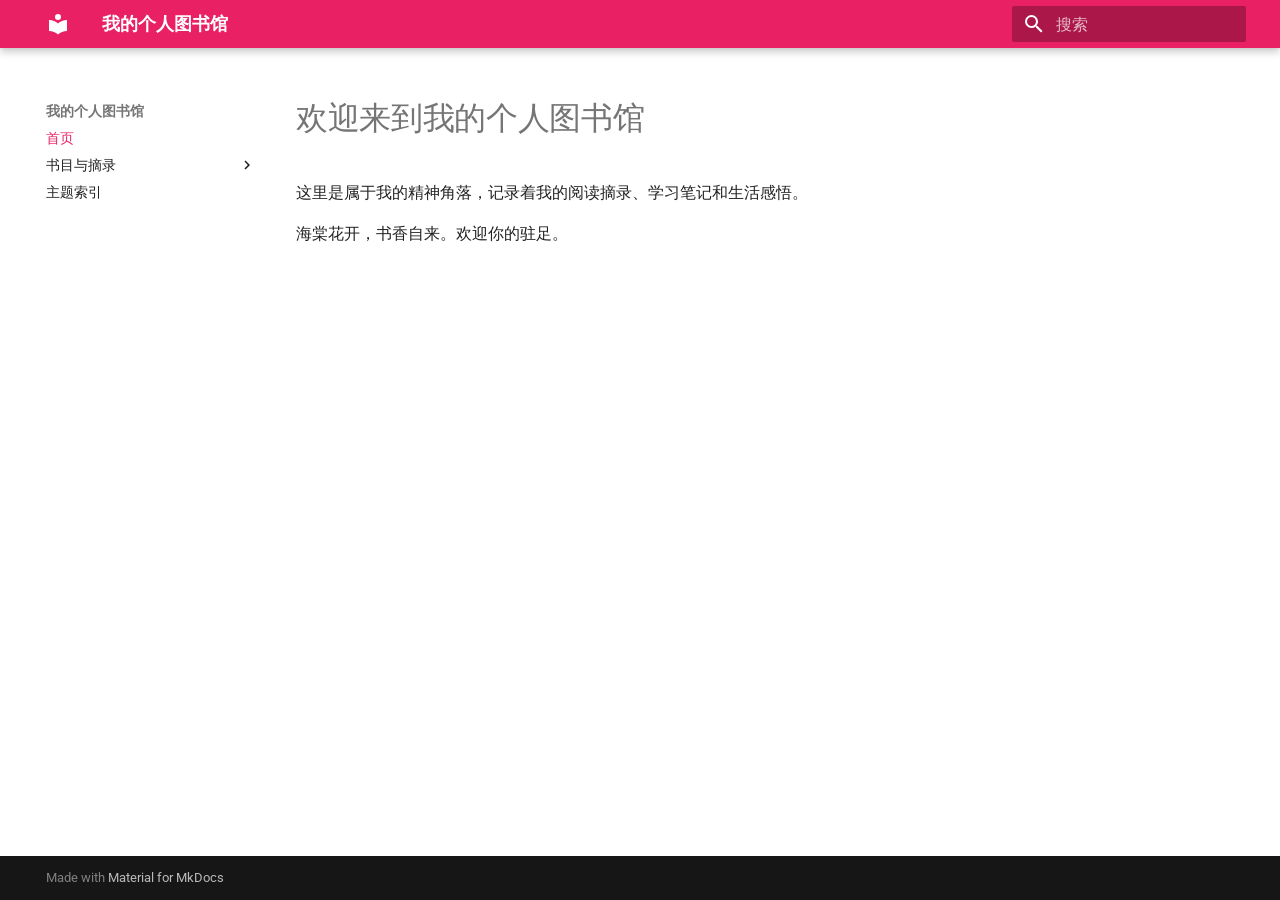
<file: index.html>
<!doctype html>
<html lang="zh" class="no-js">
  <head>
    
      <meta charset="utf-8">
      <meta name="viewport" content="width=device-width,initial-scale=1">
      
      
      
        <link rel="canonical" href="https://joycece.cn/MyLibrary/">
      
      
      
        <link rel="next" href="books/moon/">
      
      
        
      
      
      <link rel="icon" href="assets/images/favicon.png">
      <meta name="generator" content="mkdocs-1.6.1, mkdocs-material-9.7.7">
    
    
      
        <title>我的个人图书馆</title>
      
    
    
      <link rel="stylesheet" href="assets/stylesheets/main.ec1eaa64.min.css">
      
        
        <link rel="stylesheet" href="assets/stylesheets/palette.ab4e12ef.min.css">
      
      


    
    
      
    
    
      
        
        
        <link rel="preconnect" href="https://fonts.gstatic.com" crossorigin>
        <link rel="stylesheet" href="https://fonts.googleapis.com/css?family=Roboto:300,300i,400,400i,700,700i%7CRoboto+Mono:400,400i,700,700i&display=fallback">
        <style>:root{--md-text-font:"Roboto";--md-code-font:"Roboto Mono"}</style>
      
    
    
      <link rel="stylesheet" href="custom.css">
    
    <script>__md_scope=new URL(".",location),__md_hash=e=>[...e].reduce(((e,_)=>(e<<5)-e+_.charCodeAt(0)),0),__md_get=(e,_=localStorage,t=__md_scope)=>JSON.parse(_.getItem(t.pathname+"."+e)),__md_set=(e,_,t=localStorage,a=__md_scope)=>{try{t.setItem(a.pathname+"."+e,JSON.stringify(_))}catch(e){}}</script>
    
      

    
    
  </head>
  
  
    
    
    
    
    
    <body dir="ltr" data-md-color-scheme="default" data-md-color-primary="pink" data-md-color-accent="amber">
  
    
    <input class="md-toggle" data-md-toggle="drawer" type="checkbox" id="__drawer" autocomplete="off">
    <input class="md-toggle" data-md-toggle="search" type="checkbox" id="__search" autocomplete="off">
    <label class="md-overlay" for="__drawer"></label>
    <div data-md-component="skip">
      
        
        <a href="#_1" class="md-skip">
          跳转至
        </a>
      
    </div>
    <div data-md-component="announce">
      
    </div>
    
    
      

  

<header class="md-header md-header--shadow" data-md-component="header">
  <nav class="md-header__inner md-grid" aria-label="页眉">
    <a href="." title="我的个人图书馆" class="md-header__button md-logo" aria-label="我的个人图书馆" data-md-component="logo">
      
  
  <svg xmlns="http://www.w3.org/2000/svg" viewBox="0 0 24 24"><path d="M12 8a3 3 0 0 0 3-3 3 3 0 0 0-3-3 3 3 0 0 0-3 3 3 3 0 0 0 3 3m0 3.54C9.64 9.35 6.5 8 3 8v11c3.5 0 6.64 1.35 9 3.54 2.36-2.19 5.5-3.54 9-3.54V8c-3.5 0-6.64 1.35-9 3.54"/></svg>

    </a>
    <label class="md-header__button md-icon" for="__drawer">
      
      <svg xmlns="http://www.w3.org/2000/svg" viewBox="0 0 24 24"><path d="M3 6h18v2H3zm0 5h18v2H3zm0 5h18v2H3z"/></svg>
    </label>
    <div class="md-header__title" data-md-component="header-title">
      <div class="md-header__ellipsis">
        <div class="md-header__topic">
          <span class="md-ellipsis">
            我的个人图书馆
          </span>
        </div>
        <div class="md-header__topic" data-md-component="header-topic">
          <span class="md-ellipsis">
            
              首页
            
          </span>
        </div>
      </div>
    </div>
    
      
    
    
    
    
      
      
        <label class="md-header__button md-icon" for="__search">
          
          <svg xmlns="http://www.w3.org/2000/svg" viewBox="0 0 24 24"><path d="M9.5 3A6.5 6.5 0 0 1 16 9.5c0 1.61-.59 3.09-1.56 4.23l.27.27h.79l5 5-1.5 1.5-5-5v-.79l-.27-.27A6.52 6.52 0 0 1 9.5 16 6.5 6.5 0 0 1 3 9.5 6.5 6.5 0 0 1 9.5 3m0 2C7 5 5 7 5 9.5S7 14 9.5 14 14 12 14 9.5 12 5 9.5 5"/></svg>
        </label>
        <div class="md-search" data-md-component="search" role="dialog">
  <label class="md-search__overlay" for="__search"></label>
  <div class="md-search__inner" role="search">
    <form class="md-search__form" name="search">
      <input type="text" class="md-search__input" name="query" aria-label="搜索" placeholder="搜索" autocapitalize="off" autocorrect="off" autocomplete="off" spellcheck="false" data-md-component="search-query" required>
      <label class="md-search__icon md-icon" for="__search">
        
        <svg xmlns="http://www.w3.org/2000/svg" viewBox="0 0 24 24"><path d="M9.5 3A6.5 6.5 0 0 1 16 9.5c0 1.61-.59 3.09-1.56 4.23l.27.27h.79l5 5-1.5 1.5-5-5v-.79l-.27-.27A6.52 6.52 0 0 1 9.5 16 6.5 6.5 0 0 1 3 9.5 6.5 6.5 0 0 1 9.5 3m0 2C7 5 5 7 5 9.5S7 14 9.5 14 14 12 14 9.5 12 5 9.5 5"/></svg>
        
        <svg xmlns="http://www.w3.org/2000/svg" viewBox="0 0 24 24"><path d="M20 11v2H8l5.5 5.5-1.42 1.42L4.16 12l7.92-7.92L13.5 5.5 8 11z"/></svg>
      </label>
      <nav class="md-search__options" aria-label="查找">
        
        <button type="reset" class="md-search__icon md-icon" title="清空当前内容" aria-label="清空当前内容" tabindex="-1">
          
          <svg xmlns="http://www.w3.org/2000/svg" viewBox="0 0 24 24"><path d="M19 6.41 17.59 5 12 10.59 6.41 5 5 6.41 10.59 12 5 17.59 6.41 19 12 13.41 17.59 19 19 17.59 13.41 12z"/></svg>
        </button>
      </nav>
      
    </form>
    <div class="md-search__output">
      <div class="md-search__scrollwrap" tabindex="0" data-md-scrollfix>
        <div class="md-search-result" data-md-component="search-result">
          <div class="md-search-result__meta">
            正在初始化搜索引擎
          </div>
          <ol class="md-search-result__list" role="presentation"></ol>
        </div>
      </div>
    </div>
  </div>
</div>
      
    
    
  </nav>
  
</header>
    
    <div class="md-container" data-md-component="container">
      
      
        
          
        
      
      <main class="md-main" data-md-component="main">
        <div class="md-main__inner md-grid">
          
            
              
              <div class="md-sidebar md-sidebar--primary" data-md-component="sidebar" data-md-type="navigation" >
                <div class="md-sidebar__scrollwrap">
                  <div class="md-sidebar__inner">
                    



<nav class="md-nav md-nav--primary" aria-label="导航栏" data-md-level="0">
  <label class="md-nav__title" for="__drawer">
    <a href="." title="我的个人图书馆" class="md-nav__button md-logo" aria-label="我的个人图书馆" data-md-component="logo">
      
  
  <svg xmlns="http://www.w3.org/2000/svg" viewBox="0 0 24 24"><path d="M12 8a3 3 0 0 0 3-3 3 3 0 0 0-3-3 3 3 0 0 0-3 3 3 3 0 0 0 3 3m0 3.54C9.64 9.35 6.5 8 3 8v11c3.5 0 6.64 1.35 9 3.54 2.36-2.19 5.5-3.54 9-3.54V8c-3.5 0-6.64 1.35-9 3.54"/></svg>

    </a>
    我的个人图书馆
  </label>
  
  <ul class="md-nav__list" data-md-scrollfix>
    
      
      
  
  
    
  
  
  
    <li class="md-nav__item md-nav__item--active">
      
      <input class="md-nav__toggle md-toggle" type="checkbox" id="__toc">
      
      
        
      
      
      <a href="." class="md-nav__link md-nav__link--active">
        
  
  
  <span class="md-ellipsis">
    
  
    首页
  

    
  </span>
  
  

      </a>
      
    </li>
  

    
      
      
  
  
  
  
    
    
    
    
    
    <li class="md-nav__item md-nav__item--nested">
      
        
        
        <input class="md-nav__toggle md-toggle " type="checkbox" id="__nav_2" >
        
          
          <label class="md-nav__link" for="__nav_2" id="__nav_2_label" tabindex="0">
            
  
  
  <span class="md-ellipsis">
    
  
    书目与摘录
  

    
  </span>
  
  

            <span class="md-nav__icon md-icon"></span>
          </label>
        
        <nav class="md-nav" data-md-level="1" aria-labelledby="__nav_2_label" aria-expanded="false">
          <label class="md-nav__title" for="__nav_2">
            <span class="md-nav__icon md-icon"></span>
            
  
    书目与摘录
  

          </label>
          <ul class="md-nav__list" data-md-scrollfix>
            
              
                
  
  
  
  
    <li class="md-nav__item">
      <a href="books/moon/" class="md-nav__link">
        
  
  
  <span class="md-ellipsis">
    
  
    月亮与六便士
  

    
  </span>
  
  

      </a>
    </li>
  

              
            
          </ul>
        </nav>
      
    </li>
  

    
      
      
  
  
  
  
    <li class="md-nav__item">
      <a href="tags/" class="md-nav__link">
        
  
  
  <span class="md-ellipsis">
    
  
    主题索引
  

    
  </span>
  
  

      </a>
    </li>
  

    
  </ul>
</nav>
                  </div>
                </div>
              </div>
            
            
              
              <div class="md-sidebar md-sidebar--secondary" data-md-component="sidebar" data-md-type="toc" >
                <div class="md-sidebar__scrollwrap">
                  <div class="md-sidebar__inner">
                    

<nav class="md-nav md-nav--secondary" aria-label="目录">
  
  
  
    
  
  
</nav>
                  </div>
                </div>
              </div>
            
          
          
            <div class="md-content" data-md-component="content">
              
              <article class="md-content__inner md-typeset">
                
                  



<h1 id="_1">欢迎来到我的个人图书馆</h1>
<p>这里是属于我的精神角落，记录着我的阅读摘录、学习笔记和生活感悟。</p>
<p>海棠花开，书香自来。欢迎你的驻足。</p>












                
              </article>
            </div>
          
          
<script>var target=document.getElementById(location.hash.slice(1));target&&target.name&&(target.checked=target.name.startsWith("__tabbed_"))</script>
        </div>
        
      </main>
      
        <footer class="md-footer">
  
  <div class="md-footer-meta md-typeset">
    <div class="md-footer-meta__inner md-grid">
      <div class="md-copyright">
  
  
    Made with
    <a href="https://squidfunk.github.io/mkdocs-material/" target="_blank" rel="noopener">
      Material for MkDocs
    </a>
  
</div>
      
    </div>
  </div>
</footer>
      
    </div>
    <div class="md-dialog" data-md-component="dialog">
      <div class="md-dialog__inner md-typeset"></div>
    </div>
    
    
    
      
      
      <script id="__config" type="application/json">{"annotate": null, "base": ".", "features": [], "search": "assets/javascripts/workers/search.2c215733.min.js", "tags": null, "translations": {"clipboard.copied": "\u5df2\u590d\u5236", "clipboard.copy": "\u590d\u5236", "search.result.more.one": "\u5728\u8be5\u9875\u4e0a\u8fd8\u6709 1 \u4e2a\u7b26\u5408\u6761\u4ef6\u7684\u7ed3\u679c", "search.result.more.other": "\u5728\u8be5\u9875\u4e0a\u8fd8\u6709 # \u4e2a\u7b26\u5408\u6761\u4ef6\u7684\u7ed3\u679c", "search.result.none": "\u6ca1\u6709\u627e\u5230\u7b26\u5408\u6761\u4ef6\u7684\u7ed3\u679c", "search.result.one": "\u627e\u5230 1 \u4e2a\u7b26\u5408\u6761\u4ef6\u7684\u7ed3\u679c", "search.result.other": "# \u4e2a\u7b26\u5408\u6761\u4ef6\u7684\u7ed3\u679c", "search.result.placeholder": "\u952e\u5165\u4ee5\u5f00\u59cb\u641c\u7d22", "search.result.term.missing": "\u7f3a\u5c11", "select.version": "\u9009\u62e9\u5f53\u524d\u7248\u672c"}, "version": null}</script>
    
    
      <script src="assets/javascripts/bundle.d7400e89.min.js"></script>
      
    
  </body>
</html>
</file>
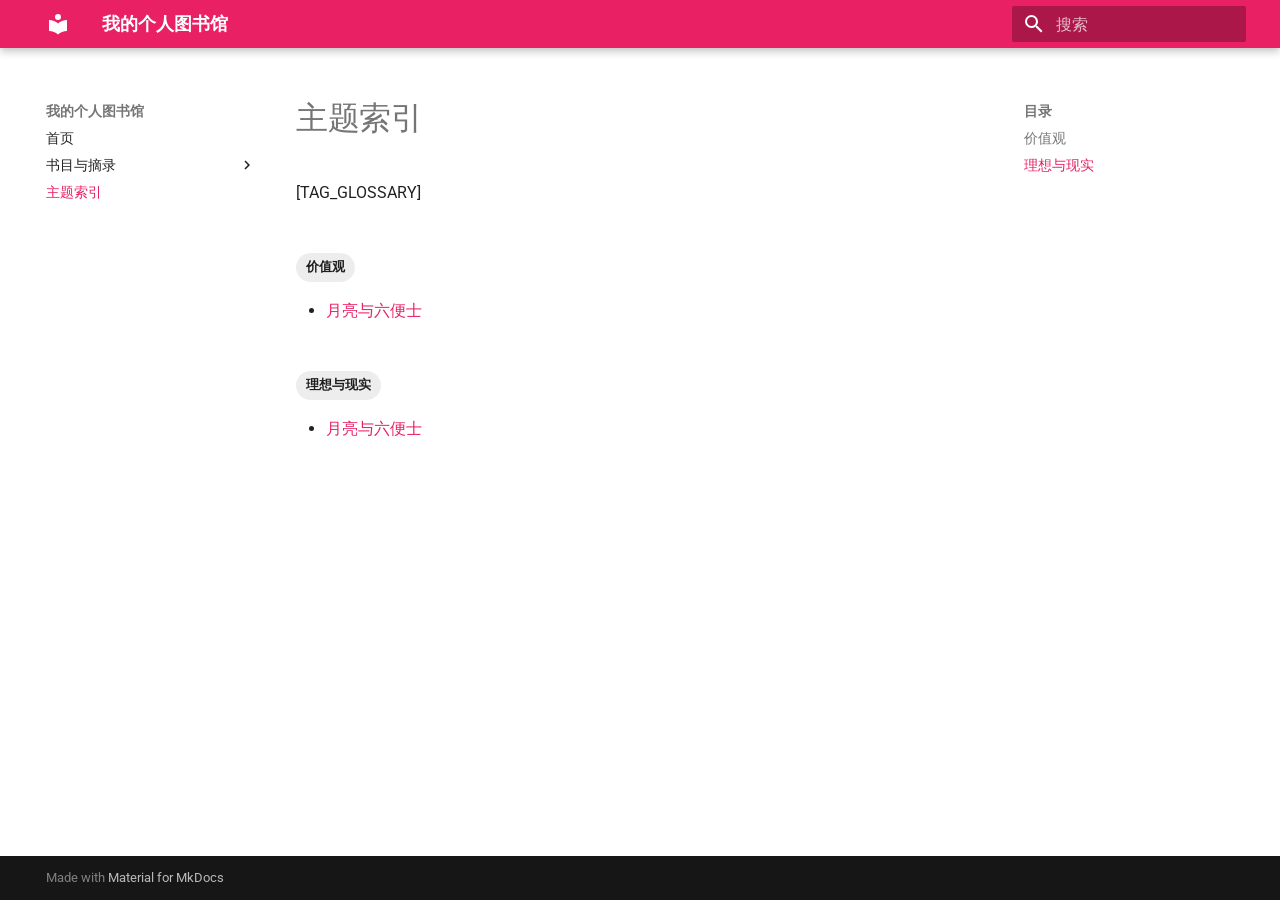
<file: tags/index.html>
<!doctype html>
<html lang="zh" class="no-js">
  <head>
    
      <meta charset="utf-8">
      <meta name="viewport" content="width=device-width,initial-scale=1">
      
      
      
        <link rel="canonical" href="https://joycece.cn/MyLibrary/tags/">
      
      
        <link rel="prev" href="../books/moon/">
      
      
      
        
      
      
      <link rel="icon" href="../assets/images/favicon.png">
      <meta name="generator" content="mkdocs-1.6.1, mkdocs-material-9.7.7">
    
    
      
        <title>主题索引 - 我的个人图书馆</title>
      
    
    
      <link rel="stylesheet" href="../assets/stylesheets/main.ec1eaa64.min.css">
      
        
        <link rel="stylesheet" href="../assets/stylesheets/palette.ab4e12ef.min.css">
      
      


    
    
      
    
    
      
        
        
        <link rel="preconnect" href="https://fonts.gstatic.com" crossorigin>
        <link rel="stylesheet" href="https://fonts.googleapis.com/css?family=Roboto:300,300i,400,400i,700,700i%7CRoboto+Mono:400,400i,700,700i&display=fallback">
        <style>:root{--md-text-font:"Roboto";--md-code-font:"Roboto Mono"}</style>
      
    
    
      <link rel="stylesheet" href="../custom.css">
    
    <script>__md_scope=new URL("..",location),__md_hash=e=>[...e].reduce(((e,_)=>(e<<5)-e+_.charCodeAt(0)),0),__md_get=(e,_=localStorage,t=__md_scope)=>JSON.parse(_.getItem(t.pathname+"."+e)),__md_set=(e,_,t=localStorage,a=__md_scope)=>{try{t.setItem(a.pathname+"."+e,JSON.stringify(_))}catch(e){}}</script>
    
      

    
    
  </head>
  
  
    
    
    
    
    
    <body dir="ltr" data-md-color-scheme="default" data-md-color-primary="pink" data-md-color-accent="amber">
  
    
    <input class="md-toggle" data-md-toggle="drawer" type="checkbox" id="__drawer" autocomplete="off">
    <input class="md-toggle" data-md-toggle="search" type="checkbox" id="__search" autocomplete="off">
    <label class="md-overlay" for="__drawer"></label>
    <div data-md-component="skip">
      
        
        <a href="#_1" class="md-skip">
          跳转至
        </a>
      
    </div>
    <div data-md-component="announce">
      
    </div>
    
    
      

  

<header class="md-header md-header--shadow" data-md-component="header">
  <nav class="md-header__inner md-grid" aria-label="页眉">
    <a href=".." title="我的个人图书馆" class="md-header__button md-logo" aria-label="我的个人图书馆" data-md-component="logo">
      
  
  <svg xmlns="http://www.w3.org/2000/svg" viewBox="0 0 24 24"><path d="M12 8a3 3 0 0 0 3-3 3 3 0 0 0-3-3 3 3 0 0 0-3 3 3 3 0 0 0 3 3m0 3.54C9.64 9.35 6.5 8 3 8v11c3.5 0 6.64 1.35 9 3.54 2.36-2.19 5.5-3.54 9-3.54V8c-3.5 0-6.64 1.35-9 3.54"/></svg>

    </a>
    <label class="md-header__button md-icon" for="__drawer">
      
      <svg xmlns="http://www.w3.org/2000/svg" viewBox="0 0 24 24"><path d="M3 6h18v2H3zm0 5h18v2H3zm0 5h18v2H3z"/></svg>
    </label>
    <div class="md-header__title" data-md-component="header-title">
      <div class="md-header__ellipsis">
        <div class="md-header__topic">
          <span class="md-ellipsis">
            我的个人图书馆
          </span>
        </div>
        <div class="md-header__topic" data-md-component="header-topic">
          <span class="md-ellipsis">
            
              主题索引
            
          </span>
        </div>
      </div>
    </div>
    
      
    
    
    
    
      
      
        <label class="md-header__button md-icon" for="__search">
          
          <svg xmlns="http://www.w3.org/2000/svg" viewBox="0 0 24 24"><path d="M9.5 3A6.5 6.5 0 0 1 16 9.5c0 1.61-.59 3.09-1.56 4.23l.27.27h.79l5 5-1.5 1.5-5-5v-.79l-.27-.27A6.52 6.52 0 0 1 9.5 16 6.5 6.5 0 0 1 3 9.5 6.5 6.5 0 0 1 9.5 3m0 2C7 5 5 7 5 9.5S7 14 9.5 14 14 12 14 9.5 12 5 9.5 5"/></svg>
        </label>
        <div class="md-search" data-md-component="search" role="dialog">
  <label class="md-search__overlay" for="__search"></label>
  <div class="md-search__inner" role="search">
    <form class="md-search__form" name="search">
      <input type="text" class="md-search__input" name="query" aria-label="搜索" placeholder="搜索" autocapitalize="off" autocorrect="off" autocomplete="off" spellcheck="false" data-md-component="search-query" required>
      <label class="md-search__icon md-icon" for="__search">
        
        <svg xmlns="http://www.w3.org/2000/svg" viewBox="0 0 24 24"><path d="M9.5 3A6.5 6.5 0 0 1 16 9.5c0 1.61-.59 3.09-1.56 4.23l.27.27h.79l5 5-1.5 1.5-5-5v-.79l-.27-.27A6.52 6.52 0 0 1 9.5 16 6.5 6.5 0 0 1 3 9.5 6.5 6.5 0 0 1 9.5 3m0 2C7 5 5 7 5 9.5S7 14 9.5 14 14 12 14 9.5 12 5 9.5 5"/></svg>
        
        <svg xmlns="http://www.w3.org/2000/svg" viewBox="0 0 24 24"><path d="M20 11v2H8l5.5 5.5-1.42 1.42L4.16 12l7.92-7.92L13.5 5.5 8 11z"/></svg>
      </label>
      <nav class="md-search__options" aria-label="查找">
        
        <button type="reset" class="md-search__icon md-icon" title="清空当前内容" aria-label="清空当前内容" tabindex="-1">
          
          <svg xmlns="http://www.w3.org/2000/svg" viewBox="0 0 24 24"><path d="M19 6.41 17.59 5 12 10.59 6.41 5 5 6.41 10.59 12 5 17.59 6.41 19 12 13.41 17.59 19 19 17.59 13.41 12z"/></svg>
        </button>
      </nav>
      
    </form>
    <div class="md-search__output">
      <div class="md-search__scrollwrap" tabindex="0" data-md-scrollfix>
        <div class="md-search-result" data-md-component="search-result">
          <div class="md-search-result__meta">
            正在初始化搜索引擎
          </div>
          <ol class="md-search-result__list" role="presentation"></ol>
        </div>
      </div>
    </div>
  </div>
</div>
      
    
    
  </nav>
  
</header>
    
    <div class="md-container" data-md-component="container">
      
      
        
          
        
      
      <main class="md-main" data-md-component="main">
        <div class="md-main__inner md-grid">
          
            
              
              <div class="md-sidebar md-sidebar--primary" data-md-component="sidebar" data-md-type="navigation" >
                <div class="md-sidebar__scrollwrap">
                  <div class="md-sidebar__inner">
                    



<nav class="md-nav md-nav--primary" aria-label="导航栏" data-md-level="0">
  <label class="md-nav__title" for="__drawer">
    <a href=".." title="我的个人图书馆" class="md-nav__button md-logo" aria-label="我的个人图书馆" data-md-component="logo">
      
  
  <svg xmlns="http://www.w3.org/2000/svg" viewBox="0 0 24 24"><path d="M12 8a3 3 0 0 0 3-3 3 3 0 0 0-3-3 3 3 0 0 0-3 3 3 3 0 0 0 3 3m0 3.54C9.64 9.35 6.5 8 3 8v11c3.5 0 6.64 1.35 9 3.54 2.36-2.19 5.5-3.54 9-3.54V8c-3.5 0-6.64 1.35-9 3.54"/></svg>

    </a>
    我的个人图书馆
  </label>
  
  <ul class="md-nav__list" data-md-scrollfix>
    
      
      
  
  
  
  
    <li class="md-nav__item">
      <a href=".." class="md-nav__link">
        
  
  
  <span class="md-ellipsis">
    
  
    首页
  

    
  </span>
  
  

      </a>
    </li>
  

    
      
      
  
  
  
  
    
    
    
    
    
    <li class="md-nav__item md-nav__item--nested">
      
        
        
        <input class="md-nav__toggle md-toggle " type="checkbox" id="__nav_2" >
        
          
          <label class="md-nav__link" for="__nav_2" id="__nav_2_label" tabindex="0">
            
  
  
  <span class="md-ellipsis">
    
  
    书目与摘录
  

    
  </span>
  
  

            <span class="md-nav__icon md-icon"></span>
          </label>
        
        <nav class="md-nav" data-md-level="1" aria-labelledby="__nav_2_label" aria-expanded="false">
          <label class="md-nav__title" for="__nav_2">
            <span class="md-nav__icon md-icon"></span>
            
  
    书目与摘录
  

          </label>
          <ul class="md-nav__list" data-md-scrollfix>
            
              
                
  
  
  
  
    <li class="md-nav__item">
      <a href="../books/moon/" class="md-nav__link">
        
  
  
  <span class="md-ellipsis">
    
  
    月亮与六便士
  

    
  </span>
  
  

      </a>
    </li>
  

              
            
          </ul>
        </nav>
      
    </li>
  

    
      
      
  
  
    
  
  
  
    <li class="md-nav__item md-nav__item--active">
      
      <input class="md-nav__toggle md-toggle" type="checkbox" id="__toc">
      
      
        
      
      
        <label class="md-nav__link md-nav__link--active" for="__toc">
          
  
  
  <span class="md-ellipsis">
    
  
    主题索引
  

    
  </span>
  
  

          <span class="md-nav__icon md-icon"></span>
        </label>
      
      <a href="./" class="md-nav__link md-nav__link--active">
        
  
  
  <span class="md-ellipsis">
    
  
    主题索引
  

    
  </span>
  
  

      </a>
      
        

<nav class="md-nav md-nav--secondary" aria-label="目录">
  
  
  
    
  
  
    <label class="md-nav__title" for="__toc">
      <span class="md-nav__icon md-icon"></span>
      目录
    </label>
    <ul class="md-nav__list" data-md-component="toc" data-md-scrollfix>
      
        <li class="md-nav__item">
  <a href="#tag:价值观" class="md-nav__link">
    <span class="md-ellipsis">
      
        价值观
      
    </span>
  </a>
  
</li>
      
        <li class="md-nav__item">
  <a href="#tag:理想与现实" class="md-nav__link">
    <span class="md-ellipsis">
      
        理想与现实
      
    </span>
  </a>
  
</li>
      
    </ul>
  
</nav>
      
    </li>
  

    
  </ul>
</nav>
                  </div>
                </div>
              </div>
            
            
              
              <div class="md-sidebar md-sidebar--secondary" data-md-component="sidebar" data-md-type="toc" >
                <div class="md-sidebar__scrollwrap">
                  <div class="md-sidebar__inner">
                    

<nav class="md-nav md-nav--secondary" aria-label="目录">
  
  
  
    
  
  
    <label class="md-nav__title" for="__toc">
      <span class="md-nav__icon md-icon"></span>
      目录
    </label>
    <ul class="md-nav__list" data-md-component="toc" data-md-scrollfix>
      
        <li class="md-nav__item">
  <a href="#tag:价值观" class="md-nav__link">
    <span class="md-ellipsis">
      
        价值观
      
    </span>
  </a>
  
</li>
      
        <li class="md-nav__item">
  <a href="#tag:理想与现实" class="md-nav__link">
    <span class="md-ellipsis">
      
        理想与现实
      
    </span>
  </a>
  
</li>
      
    </ul>
  
</nav>
                  </div>
                </div>
              </div>
            
          
          
            <div class="md-content" data-md-component="content">
              
              <article class="md-content__inner md-typeset">
                
                  



<h1 id="_1">主题索引</h1>
<p>[TAG_GLOSSARY]</p>


  <h2 id="tag:价值观">


<span class="md-tag">价值观</span></h2>
  <ul>
    
      <li>
        <a href="../books/moon/">
          月亮与六便士
        </a>
      </li>
    
    
  </ul>



  <h2 id="tag:理想与现实">


<span class="md-tag">理想与现实</span></h2>
  <ul>
    
      <li>
        <a href="../books/moon/">
          月亮与六便士
        </a>
      </li>
    
    
  </ul>













                
              </article>
            </div>
          
          
<script>var target=document.getElementById(location.hash.slice(1));target&&target.name&&(target.checked=target.name.startsWith("__tabbed_"))</script>
        </div>
        
      </main>
      
        <footer class="md-footer">
  
  <div class="md-footer-meta md-typeset">
    <div class="md-footer-meta__inner md-grid">
      <div class="md-copyright">
  
  
    Made with
    <a href="https://squidfunk.github.io/mkdocs-material/" target="_blank" rel="noopener">
      Material for MkDocs
    </a>
  
</div>
      
    </div>
  </div>
</footer>
      
    </div>
    <div class="md-dialog" data-md-component="dialog">
      <div class="md-dialog__inner md-typeset"></div>
    </div>
    
    
    
      
      
      <script id="__config" type="application/json">{"annotate": null, "base": "..", "features": [], "search": "../assets/javascripts/workers/search.2c215733.min.js", "tags": null, "translations": {"clipboard.copied": "\u5df2\u590d\u5236", "clipboard.copy": "\u590d\u5236", "search.result.more.one": "\u5728\u8be5\u9875\u4e0a\u8fd8\u6709 1 \u4e2a\u7b26\u5408\u6761\u4ef6\u7684\u7ed3\u679c", "search.result.more.other": "\u5728\u8be5\u9875\u4e0a\u8fd8\u6709 # \u4e2a\u7b26\u5408\u6761\u4ef6\u7684\u7ed3\u679c", "search.result.none": "\u6ca1\u6709\u627e\u5230\u7b26\u5408\u6761\u4ef6\u7684\u7ed3\u679c", "search.result.one": "\u627e\u5230 1 \u4e2a\u7b26\u5408\u6761\u4ef6\u7684\u7ed3\u679c", "search.result.other": "# \u4e2a\u7b26\u5408\u6761\u4ef6\u7684\u7ed3\u679c", "search.result.placeholder": "\u952e\u5165\u4ee5\u5f00\u59cb\u641c\u7d22", "search.result.term.missing": "\u7f3a\u5c11", "select.version": "\u9009\u62e9\u5f53\u524d\u7248\u672c"}, "version": null}</script>
    
    
      <script src="../assets/javascripts/bundle.d7400e89.min.js"></script>
      
    
  </body>
</html>
</file>
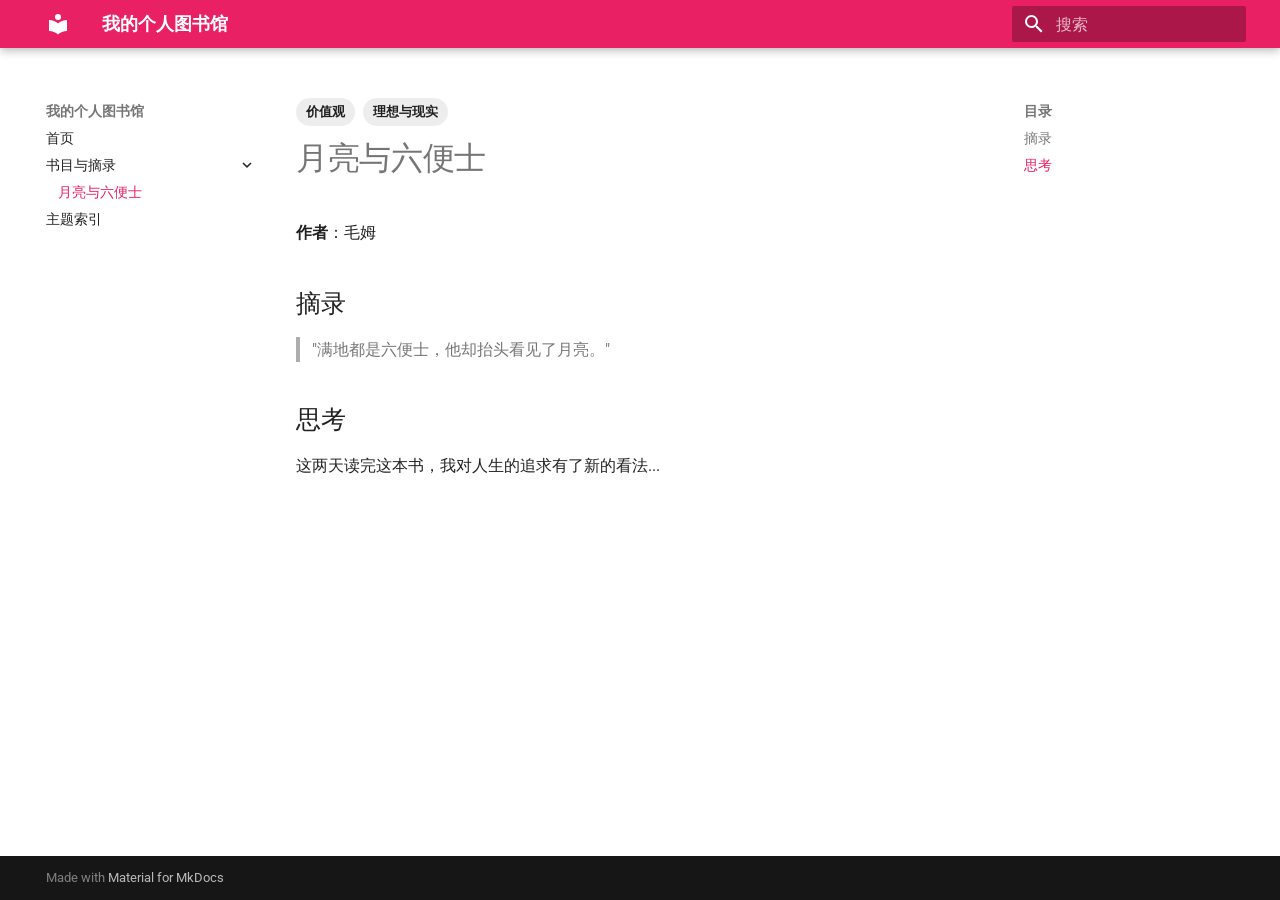
<file: books/moon/index.html>
<!doctype html>
<html lang="zh" class="no-js">
  <head>
    
      <meta charset="utf-8">
      <meta name="viewport" content="width=device-width,initial-scale=1">
      
      
      
        <link rel="canonical" href="https://joycece.cn/MyLibrary/books/moon/">
      
      
        <link rel="prev" href="../..">
      
      
        <link rel="next" href="../../tags/">
      
      
        
      
      
      <link rel="icon" href="../../assets/images/favicon.png">
      <meta name="generator" content="mkdocs-1.6.1, mkdocs-material-9.7.7">
    
    
      
        <title>月亮与六便士 - 我的个人图书馆</title>
      
    
    
      <link rel="stylesheet" href="../../assets/stylesheets/main.ec1eaa64.min.css">
      
        
        <link rel="stylesheet" href="../../assets/stylesheets/palette.ab4e12ef.min.css">
      
      


    
    
      
    
    
      
        
        
        <link rel="preconnect" href="https://fonts.gstatic.com" crossorigin>
        <link rel="stylesheet" href="https://fonts.googleapis.com/css?family=Roboto:300,300i,400,400i,700,700i%7CRoboto+Mono:400,400i,700,700i&display=fallback">
        <style>:root{--md-text-font:"Roboto";--md-code-font:"Roboto Mono"}</style>
      
    
    
      <link rel="stylesheet" href="../../custom.css">
    
    <script>__md_scope=new URL("../..",location),__md_hash=e=>[...e].reduce(((e,_)=>(e<<5)-e+_.charCodeAt(0)),0),__md_get=(e,_=localStorage,t=__md_scope)=>JSON.parse(_.getItem(t.pathname+"."+e)),__md_set=(e,_,t=localStorage,a=__md_scope)=>{try{t.setItem(a.pathname+"."+e,JSON.stringify(_))}catch(e){}}</script>
    
      

    
    
  </head>
  
  
    
    
    
    
    
    <body dir="ltr" data-md-color-scheme="default" data-md-color-primary="pink" data-md-color-accent="amber">
  
    
    <input class="md-toggle" data-md-toggle="drawer" type="checkbox" id="__drawer" autocomplete="off">
    <input class="md-toggle" data-md-toggle="search" type="checkbox" id="__search" autocomplete="off">
    <label class="md-overlay" for="__drawer"></label>
    <div data-md-component="skip">
      
        
        <a href="#_1" class="md-skip">
          跳转至
        </a>
      
    </div>
    <div data-md-component="announce">
      
    </div>
    
    
      

  

<header class="md-header md-header--shadow" data-md-component="header">
  <nav class="md-header__inner md-grid" aria-label="页眉">
    <a href="../.." title="我的个人图书馆" class="md-header__button md-logo" aria-label="我的个人图书馆" data-md-component="logo">
      
  
  <svg xmlns="http://www.w3.org/2000/svg" viewBox="0 0 24 24"><path d="M12 8a3 3 0 0 0 3-3 3 3 0 0 0-3-3 3 3 0 0 0-3 3 3 3 0 0 0 3 3m0 3.54C9.64 9.35 6.5 8 3 8v11c3.5 0 6.64 1.35 9 3.54 2.36-2.19 5.5-3.54 9-3.54V8c-3.5 0-6.64 1.35-9 3.54"/></svg>

    </a>
    <label class="md-header__button md-icon" for="__drawer">
      
      <svg xmlns="http://www.w3.org/2000/svg" viewBox="0 0 24 24"><path d="M3 6h18v2H3zm0 5h18v2H3zm0 5h18v2H3z"/></svg>
    </label>
    <div class="md-header__title" data-md-component="header-title">
      <div class="md-header__ellipsis">
        <div class="md-header__topic">
          <span class="md-ellipsis">
            我的个人图书馆
          </span>
        </div>
        <div class="md-header__topic" data-md-component="header-topic">
          <span class="md-ellipsis">
            
              月亮与六便士
            
          </span>
        </div>
      </div>
    </div>
    
      
    
    
    
    
      
      
        <label class="md-header__button md-icon" for="__search">
          
          <svg xmlns="http://www.w3.org/2000/svg" viewBox="0 0 24 24"><path d="M9.5 3A6.5 6.5 0 0 1 16 9.5c0 1.61-.59 3.09-1.56 4.23l.27.27h.79l5 5-1.5 1.5-5-5v-.79l-.27-.27A6.52 6.52 0 0 1 9.5 16 6.5 6.5 0 0 1 3 9.5 6.5 6.5 0 0 1 9.5 3m0 2C7 5 5 7 5 9.5S7 14 9.5 14 14 12 14 9.5 12 5 9.5 5"/></svg>
        </label>
        <div class="md-search" data-md-component="search" role="dialog">
  <label class="md-search__overlay" for="__search"></label>
  <div class="md-search__inner" role="search">
    <form class="md-search__form" name="search">
      <input type="text" class="md-search__input" name="query" aria-label="搜索" placeholder="搜索" autocapitalize="off" autocorrect="off" autocomplete="off" spellcheck="false" data-md-component="search-query" required>
      <label class="md-search__icon md-icon" for="__search">
        
        <svg xmlns="http://www.w3.org/2000/svg" viewBox="0 0 24 24"><path d="M9.5 3A6.5 6.5 0 0 1 16 9.5c0 1.61-.59 3.09-1.56 4.23l.27.27h.79l5 5-1.5 1.5-5-5v-.79l-.27-.27A6.52 6.52 0 0 1 9.5 16 6.5 6.5 0 0 1 3 9.5 6.5 6.5 0 0 1 9.5 3m0 2C7 5 5 7 5 9.5S7 14 9.5 14 14 12 14 9.5 12 5 9.5 5"/></svg>
        
        <svg xmlns="http://www.w3.org/2000/svg" viewBox="0 0 24 24"><path d="M20 11v2H8l5.5 5.5-1.42 1.42L4.16 12l7.92-7.92L13.5 5.5 8 11z"/></svg>
      </label>
      <nav class="md-search__options" aria-label="查找">
        
        <button type="reset" class="md-search__icon md-icon" title="清空当前内容" aria-label="清空当前内容" tabindex="-1">
          
          <svg xmlns="http://www.w3.org/2000/svg" viewBox="0 0 24 24"><path d="M19 6.41 17.59 5 12 10.59 6.41 5 5 6.41 10.59 12 5 17.59 6.41 19 12 13.41 17.59 19 19 17.59 13.41 12z"/></svg>
        </button>
      </nav>
      
    </form>
    <div class="md-search__output">
      <div class="md-search__scrollwrap" tabindex="0" data-md-scrollfix>
        <div class="md-search-result" data-md-component="search-result">
          <div class="md-search-result__meta">
            正在初始化搜索引擎
          </div>
          <ol class="md-search-result__list" role="presentation"></ol>
        </div>
      </div>
    </div>
  </div>
</div>
      
    
    
  </nav>
  
</header>
    
    <div class="md-container" data-md-component="container">
      
      
        
          
        
      
      <main class="md-main" data-md-component="main">
        <div class="md-main__inner md-grid">
          
            
              
              <div class="md-sidebar md-sidebar--primary" data-md-component="sidebar" data-md-type="navigation" >
                <div class="md-sidebar__scrollwrap">
                  <div class="md-sidebar__inner">
                    



<nav class="md-nav md-nav--primary" aria-label="导航栏" data-md-level="0">
  <label class="md-nav__title" for="__drawer">
    <a href="../.." title="我的个人图书馆" class="md-nav__button md-logo" aria-label="我的个人图书馆" data-md-component="logo">
      
  
  <svg xmlns="http://www.w3.org/2000/svg" viewBox="0 0 24 24"><path d="M12 8a3 3 0 0 0 3-3 3 3 0 0 0-3-3 3 3 0 0 0-3 3 3 3 0 0 0 3 3m0 3.54C9.64 9.35 6.5 8 3 8v11c3.5 0 6.64 1.35 9 3.54 2.36-2.19 5.5-3.54 9-3.54V8c-3.5 0-6.64 1.35-9 3.54"/></svg>

    </a>
    我的个人图书馆
  </label>
  
  <ul class="md-nav__list" data-md-scrollfix>
    
      
      
  
  
  
  
    <li class="md-nav__item">
      <a href="../.." class="md-nav__link">
        
  
  
  <span class="md-ellipsis">
    
  
    首页
  

    
  </span>
  
  

      </a>
    </li>
  

    
      
      
  
  
    
  
  
  
    
    
    
    
    
    <li class="md-nav__item md-nav__item--active md-nav__item--nested">
      
        
        
        <input class="md-nav__toggle md-toggle " type="checkbox" id="__nav_2" checked>
        
          
          <label class="md-nav__link" for="__nav_2" id="__nav_2_label" tabindex="0">
            
  
  
  <span class="md-ellipsis">
    
  
    书目与摘录
  

    
  </span>
  
  

            <span class="md-nav__icon md-icon"></span>
          </label>
        
        <nav class="md-nav" data-md-level="1" aria-labelledby="__nav_2_label" aria-expanded="true">
          <label class="md-nav__title" for="__nav_2">
            <span class="md-nav__icon md-icon"></span>
            
  
    书目与摘录
  

          </label>
          <ul class="md-nav__list" data-md-scrollfix>
            
              
                
  
  
    
  
  
  
    <li class="md-nav__item md-nav__item--active">
      
      <input class="md-nav__toggle md-toggle" type="checkbox" id="__toc">
      
      
        
      
      
        <label class="md-nav__link md-nav__link--active" for="__toc">
          
  
  
  <span class="md-ellipsis">
    
  
    月亮与六便士
  

    
  </span>
  
  

          <span class="md-nav__icon md-icon"></span>
        </label>
      
      <a href="./" class="md-nav__link md-nav__link--active">
        
  
  
  <span class="md-ellipsis">
    
  
    月亮与六便士
  

    
  </span>
  
  

      </a>
      
        

<nav class="md-nav md-nav--secondary" aria-label="目录">
  
  
  
    
  
  
    <label class="md-nav__title" for="__toc">
      <span class="md-nav__icon md-icon"></span>
      目录
    </label>
    <ul class="md-nav__list" data-md-component="toc" data-md-scrollfix>
      
        <li class="md-nav__item">
  <a href="#_2" class="md-nav__link">
    <span class="md-ellipsis">
      
        摘录
      
    </span>
  </a>
  
</li>
      
        <li class="md-nav__item">
  <a href="#_3" class="md-nav__link">
    <span class="md-ellipsis">
      
        思考
      
    </span>
  </a>
  
</li>
      
    </ul>
  
</nav>
      
    </li>
  

              
            
          </ul>
        </nav>
      
    </li>
  

    
      
      
  
  
  
  
    <li class="md-nav__item">
      <a href="../../tags/" class="md-nav__link">
        
  
  
  <span class="md-ellipsis">
    
  
    主题索引
  

    
  </span>
  
  

      </a>
    </li>
  

    
  </ul>
</nav>
                  </div>
                </div>
              </div>
            
            
              
              <div class="md-sidebar md-sidebar--secondary" data-md-component="sidebar" data-md-type="toc" >
                <div class="md-sidebar__scrollwrap">
                  <div class="md-sidebar__inner">
                    

<nav class="md-nav md-nav--secondary" aria-label="目录">
  
  
  
    
  
  
    <label class="md-nav__title" for="__toc">
      <span class="md-nav__icon md-icon"></span>
      目录
    </label>
    <ul class="md-nav__list" data-md-component="toc" data-md-scrollfix>
      
        <li class="md-nav__item">
  <a href="#_2" class="md-nav__link">
    <span class="md-ellipsis">
      
        摘录
      
    </span>
  </a>
  
</li>
      
        <li class="md-nav__item">
  <a href="#_3" class="md-nav__link">
    <span class="md-ellipsis">
      
        思考
      
    </span>
  </a>
  
</li>
      
    </ul>
  
</nav>
                  </div>
                </div>
              </div>
            
          
          
            <div class="md-content" data-md-component="content">
              
              <article class="md-content__inner md-typeset">
                
                  

  <nav class="md-tags" >
    
      
      
      
      
        <a href="../../tags/#tag:价值观" class="md-tag">价值观</a>
      
    
      
      
      
      
        <a href="../../tags/#tag:理想与现实" class="md-tag">理想与现实</a>
      
    
  </nav>



<h1 id="_1">月亮与六便士</h1>
<p><strong>作者</strong>：毛姆</p>
<h2 id="_2">摘录</h2>
<blockquote>
<p>"满地都是六便士，他却抬头看见了月亮。"</p>
</blockquote>
<h2 id="_3">思考</h2>
<p>这两天读完这本书，我对人生的追求有了新的看法...</p>







  
  






                
              </article>
            </div>
          
          
<script>var target=document.getElementById(location.hash.slice(1));target&&target.name&&(target.checked=target.name.startsWith("__tabbed_"))</script>
        </div>
        
      </main>
      
        <footer class="md-footer">
  
  <div class="md-footer-meta md-typeset">
    <div class="md-footer-meta__inner md-grid">
      <div class="md-copyright">
  
  
    Made with
    <a href="https://squidfunk.github.io/mkdocs-material/" target="_blank" rel="noopener">
      Material for MkDocs
    </a>
  
</div>
      
    </div>
  </div>
</footer>
      
    </div>
    <div class="md-dialog" data-md-component="dialog">
      <div class="md-dialog__inner md-typeset"></div>
    </div>
    
    
    
      
      
      <script id="__config" type="application/json">{"annotate": null, "base": "../..", "features": [], "search": "../../assets/javascripts/workers/search.2c215733.min.js", "tags": null, "translations": {"clipboard.copied": "\u5df2\u590d\u5236", "clipboard.copy": "\u590d\u5236", "search.result.more.one": "\u5728\u8be5\u9875\u4e0a\u8fd8\u6709 1 \u4e2a\u7b26\u5408\u6761\u4ef6\u7684\u7ed3\u679c", "search.result.more.other": "\u5728\u8be5\u9875\u4e0a\u8fd8\u6709 # \u4e2a\u7b26\u5408\u6761\u4ef6\u7684\u7ed3\u679c", "search.result.none": "\u6ca1\u6709\u627e\u5230\u7b26\u5408\u6761\u4ef6\u7684\u7ed3\u679c", "search.result.one": "\u627e\u5230 1 \u4e2a\u7b26\u5408\u6761\u4ef6\u7684\u7ed3\u679c", "search.result.other": "# \u4e2a\u7b26\u5408\u6761\u4ef6\u7684\u7ed3\u679c", "search.result.placeholder": "\u952e\u5165\u4ee5\u5f00\u59cb\u641c\u7d22", "search.result.term.missing": "\u7f3a\u5c11", "select.version": "\u9009\u62e9\u5f53\u524d\u7248\u672c"}, "version": null}</script>
    
    
      <script src="../../assets/javascripts/bundle.d7400e89.min.js"></script>
      
    
  </body>
</html>
</file>
<file: custom.css>
:root {
  /* 温柔的海棠粉 - 主色调 (顶部导航栏等) */
  --md-primary-fg-color: #E6A8B8;

  /* 淡淡的鹅黄 - 点缀色 (鼠标悬浮、链接等) */
  --md-accent-fg-color: #F8D98C;
}
</file>
<file: assets/stylesheets/main.ec1eaa64.min.css>
@charset "UTF-8";html{-webkit-text-size-adjust:none;-moz-text-size-adjust:none;text-size-adjust:none;box-sizing:border-box}*,:after,:before{box-sizing:inherit}@media (prefers-reduced-motion){*,:after,:before{transition:none!important}}body{margin:0}a,button,input,label{-webkit-tap-highlight-color:transparent}a{color:inherit;text-decoration:none}hr{border:0;box-sizing:initial;display:block;height:.05rem;overflow:visible;padding:0}small{font-size:80%}sub,sup{line-height:1em}img{border-style:none}table{border-collapse:initial;border-spacing:0}td,th{font-weight:400;vertical-align:top}button{background:#0000;border:0;font-family:inherit;font-size:inherit;margin:0;padding:0}input{border:0;outline:none}:root{--md-primary-fg-color:#4051b5;--md-primary-fg-color--light:#5d6cc0;--md-primary-fg-color--dark:#303fa1;--md-primary-bg-color:#fff;--md-primary-bg-color--light:#ffffffb3;--md-accent-fg-color:#526cfe;--md-accent-fg-color--transparent:#526cfe1a;--md-accent-bg-color:#fff;--md-accent-bg-color--light:#ffffffb3}[data-md-color-scheme=default]{color-scheme:light}[data-md-color-scheme=default] img[src$="#gh-dark-mode-only"],[data-md-color-scheme=default] img[src$="#only-dark"]{display:none}:root,[data-md-color-scheme=default]{--md-hue:225deg;--md-default-fg-color:#000000de;--md-default-fg-color--light:#0000008a;--md-default-fg-color--lighter:#00000052;--md-default-fg-color--lightest:#00000012;--md-default-bg-color:#fff;--md-default-bg-color--light:#ffffffb3;--md-default-bg-color--lighter:#ffffff4d;--md-default-bg-color--lightest:#ffffff1f;--md-code-fg-color:#36464e;--md-code-bg-color:#f5f5f5;--md-code-bg-color--light:#f5f5f5b3;--md-code-bg-color--lighter:#f5f5f54d;--md-code-hl-color:#4287ff;--md-code-hl-color--light:#4287ff1a;--md-code-hl-number-color:#d52a2a;--md-code-hl-special-color:#db1457;--md-code-hl-function-color:#a846b9;--md-code-hl-constant-color:#6e59d9;--md-code-hl-keyword-color:#3f6ec6;--md-code-hl-string-color:#1c7d4d;--md-code-hl-name-color:var(--md-code-fg-color);--md-code-hl-operator-color:var(--md-default-fg-color--light);--md-code-hl-punctuation-color:var(--md-default-fg-color--light);--md-code-hl-comment-color:var(--md-default-fg-color--light);--md-code-hl-generic-color:var(--md-default-fg-color--light);--md-code-hl-variable-color:var(--md-default-fg-color--light);--md-typeset-color:var(--md-default-fg-color);--md-typeset-a-color:var(--md-primary-fg-color);--md-typeset-del-color:#f5503d26;--md-typeset-ins-color:#0bd57026;--md-typeset-kbd-color:#fafafa;--md-typeset-kbd-accent-color:#fff;--md-typeset-kbd-border-color:#b8b8b8;--md-typeset-mark-color:#ffff0080;--md-typeset-table-color:#0000001f;--md-typeset-table-color--light:rgba(0,0,0,.035);--md-admonition-fg-color:var(--md-default-fg-color);--md-admonition-bg-color:var(--md-default-bg-color);--md-warning-fg-color:#000000de;--md-warning-bg-color:#ff9;--md-footer-fg-color:#fff;--md-footer-fg-color--light:#ffffffb3;--md-footer-fg-color--lighter:#ffffff73;--md-footer-bg-color:#000000de;--md-footer-bg-color--dark:#00000052;--md-shadow-z1:0 0.2rem 0.5rem #0000000d,0 0 0.05rem #0000001a;--md-shadow-z2:0 0.2rem 0.5rem #0000001a,0 0 0.05rem #00000040;--md-shadow-z3:0 0.2rem 0.5rem #0003,0 0 0.05rem #00000059}.md-icon svg{fill:currentcolor;display:block;height:1.2rem;width:1.2rem}body{-webkit-font-smoothing:antialiased;-moz-osx-font-smoothing:grayscale;--md-text-font-family:var(--md-text-font,_),-apple-system,BlinkMacSystemFont,Helvetica,Arial,sans-serif;--md-code-font-family:var(--md-code-font,_),SFMono-Regular,Consolas,Menlo,monospace}aside,body,input{font-feature-settings:"kern","liga";color:var(--md-typeset-color);font-family:var(--md-text-font-family)}code,kbd,pre{font-feature-settings:"kern";font-family:var(--md-code-font-family)}:root{--md-typeset-table-sort-icon:url('data:image/svg+xml;charset=utf-8,<svg xmlns="http://www.w3.org/2000/svg" viewBox="0 0 24 24"><path d="m18 21-4-4h3V7h-3l4-4 4 4h-3v10h3M2 19v-2h10v2M2 13v-2h7v2M2 7V5h4v2z"/></svg>');--md-typeset-table-sort-icon--asc:url('data:image/svg+xml;charset=utf-8,<svg xmlns="http://www.w3.org/2000/svg" viewBox="0 0 24 24"><path d="M19 17h3l-4 4-4-4h3V3h2M2 17h10v2H2M6 5v2H2V5m0 6h7v2H2z"/></svg>');--md-typeset-table-sort-icon--desc:url('data:image/svg+xml;charset=utf-8,<svg xmlns="http://www.w3.org/2000/svg" viewBox="0 0 24 24"><path d="M19 7h3l-4-4-4 4h3v14h2M2 17h10v2H2M6 5v2H2V5m0 6h7v2H2z"/></svg>')}.md-typeset{-webkit-print-color-adjust:exact;color-adjust:exact;font-size:.8rem;line-height:1.6;overflow-wrap:break-word}@media print{.md-typeset{font-size:.68rem}}.md-typeset blockquote,.md-typeset dl,.md-typeset figure,.md-typeset ol,.md-typeset pre,.md-typeset ul{margin-bottom:1em;margin-top:1em}.md-typeset h1{color:var(--md-default-fg-color--light);font-size:2em;line-height:1.3;margin:0 0 1.25em}.md-typeset h1,.md-typeset h2{font-weight:300;letter-spacing:-.01em}.md-typeset h2{font-size:1.5625em;line-height:1.4;margin:1.6em 0 .64em}.md-typeset h3{font-size:1.25em;font-weight:400;letter-spacing:-.01em;line-height:1.5;margin:1.6em 0 .8em}.md-typeset h2+h3{margin-top:.8em}.md-typeset h4{font-weight:700;letter-spacing:-.01em;margin:1em 0}.md-typeset h5,.md-typeset h6{color:var(--md-default-fg-color--light);font-size:.8em;font-weight:700;letter-spacing:-.01em;margin:1.25em 0}.md-typeset h5{text-transform:uppercase}.md-typeset h5 code{text-transform:none}.md-typeset hr{border-bottom:.05rem solid var(--md-default-fg-color--lightest);display:flow-root;margin:1.5em 0}.md-typeset a{color:var(--md-typeset-a-color);word-break:break-word}.md-typeset a,.md-typeset a:before{transition:color 125ms}.md-typeset a:focus,.md-typeset a:hover{color:var(--md-accent-fg-color)}.md-typeset a:focus code,.md-typeset a:hover code{background-color:var(--md-accent-fg-color--transparent);color:var(--md-accent-fg-color)}.md-typeset a code{color:var(--md-typeset-a-color)}.md-typeset a.focus-visible{outline-color:var(--md-accent-fg-color);outline-offset:.2rem}.md-typeset code,.md-typeset kbd,.md-typeset pre{color:var(--md-code-fg-color);direction:ltr;font-variant-ligatures:none;transition:background-color 125ms}@media print{.md-typeset code,.md-typeset kbd,.md-typeset pre{white-space:pre-wrap}}.md-typeset code{background-color:var(--md-code-bg-color);border-radius:.1rem;-webkit-box-decoration-break:clone;box-decoration-break:clone;font-size:.85em;padding:0 .2941176471em;transition:color 125ms,background-color 125ms;word-break:break-word}.md-typeset code:not(.focus-visible){-webkit-tap-highlight-color:transparent;outline:none}.md-typeset pre{display:flow-root;line-height:1.4;position:relative}.md-typeset pre>code{-webkit-box-decoration-break:slice;box-decoration-break:slice;box-shadow:none;display:block;margin:0;outline-color:var(--md-accent-fg-color);overflow:auto;padding:.7720588235em 1.1764705882em;scrollbar-color:var(--md-default-fg-color--lighter) #0000;scrollbar-width:thin;touch-action:auto;word-break:normal}.md-typeset pre>code:hover{scrollbar-color:var(--md-accent-fg-color) #0000}.md-typeset pre>code::-webkit-scrollbar{height:.2rem;width:.2rem}.md-typeset pre>code::-webkit-scrollbar-thumb{background-color:var(--md-default-fg-color--lighter)}.md-typeset pre>code::-webkit-scrollbar-thumb:hover{background-color:var(--md-accent-fg-color)}.md-typeset kbd{background-color:var(--md-typeset-kbd-color);border-radius:.1rem;box-shadow:0 .1rem 0 .05rem var(--md-typeset-kbd-border-color),0 .1rem 0 var(--md-typeset-kbd-border-color),0 -.1rem .2rem var(--md-typeset-kbd-accent-color) inset;color:var(--md-default-fg-color);display:inline-block;font-size:.75em;padding:0 .6666666667em;vertical-align:text-top;word-break:break-word}.md-typeset mark{background-color:var(--md-typeset-mark-color);-webkit-box-decoration-break:clone;box-decoration-break:clone;color:inherit;word-break:break-word}.md-typeset abbr{cursor:help;text-decoration:none}.md-typeset [data-preview],.md-typeset abbr{border-bottom:.05rem dotted var(--md-default-fg-color--light)}.md-typeset small{opacity:.75}[dir=ltr] .md-typeset sub,[dir=ltr] .md-typeset sup{margin-left:.078125em}[dir=rtl] .md-typeset sub,[dir=rtl] .md-typeset sup{margin-right:.078125em}[dir=ltr] .md-typeset blockquote{padding-left:.6rem}[dir=rtl] .md-typeset blockquote{padding-right:.6rem}[dir=ltr] .md-typeset blockquote{border-left:.2rem solid var(--md-default-fg-color--lighter)}[dir=rtl] .md-typeset blockquote{border-right:.2rem solid var(--md-default-fg-color--lighter)}.md-typeset blockquote{color:var(--md-default-fg-color--light);margin-left:0;margin-right:0}.md-typeset ul{list-style-type:disc}.md-typeset ul[type]{list-style-type:revert-layer}[dir=ltr] .md-typeset ol,[dir=ltr] .md-typeset ul{margin-left:.625em}[dir=rtl] .md-typeset ol,[dir=rtl] .md-typeset ul{margin-right:.625em}.md-typeset ol,.md-typeset ul{padding:0}.md-typeset ol:not([hidden]),.md-typeset ul:not([hidden]){display:flow-root}.md-typeset ol ol,.md-typeset ul ol{list-style-type:lower-alpha}.md-typeset ol ol ol,.md-typeset ul ol ol{list-style-type:lower-roman}.md-typeset ol ol ol ol,.md-typeset ul ol ol ol{list-style-type:upper-alpha}.md-typeset ol ol ol ol ol,.md-typeset ul ol ol ol ol{list-style-type:upper-roman}.md-typeset ol[type],.md-typeset ul[type]{list-style-type:revert-layer}[dir=ltr] .md-typeset ol li,[dir=ltr] .md-typeset ul li{margin-left:1.25em}[dir=rtl] .md-typeset ol li,[dir=rtl] .md-typeset ul li{margin-right:1.25em}.md-typeset ol li,.md-typeset ul li{margin-bottom:.5em}.md-typeset ol li blockquote,.md-typeset ol li p,.md-typeset ul li blockquote,.md-typeset ul li p{margin:.5em 0}.md-typeset ol li:last-child,.md-typeset ul li:last-child{margin-bottom:0}[dir=ltr] .md-typeset ol li ol,[dir=ltr] .md-typeset ol li ul,[dir=ltr] .md-typeset ul li ol,[dir=ltr] .md-typeset ul li ul{margin-left:.625em}[dir=rtl] .md-typeset ol li ol,[dir=rtl] .md-typeset ol li ul,[dir=rtl] .md-typeset ul li ol,[dir=rtl] .md-typeset ul li ul{margin-right:.625em}.md-typeset ol li ol,.md-typeset ol li ul,.md-typeset ul li ol,.md-typeset ul li ul{margin-bottom:.5em;margin-top:.5em}[dir=ltr] .md-typeset dd{margin-left:1.875em}[dir=rtl] .md-typeset dd{margin-right:1.875em}.md-typeset dd{margin-bottom:1.5em;margin-top:1em}.md-typeset img,.md-typeset svg,.md-typeset video{height:auto;max-width:100%}.md-typeset img[align=left]{margin:1em 1em 1em 0}.md-typeset img[align=right]{margin:1em 0 1em 1em}.md-typeset img[align]:only-child{margin-top:0}.md-typeset figure{display:flow-root;margin:1em auto;max-width:100%;text-align:center;width:fit-content}.md-typeset figure img{display:block;margin:0 auto}.md-typeset figcaption{font-style:italic;margin:1em auto;max-width:24rem}.md-typeset iframe{max-width:100%}.md-typeset table:not([class]){background-color:var(--md-default-bg-color);border:.05rem solid var(--md-typeset-table-color);border-radius:.1rem;display:inline-block;font-size:.64rem;max-width:100%;overflow:auto;touch-action:auto}@media print{.md-typeset table:not([class]){display:table}}.md-typeset table:not([class])+*{margin-top:1.5em}.md-typeset table:not([class]) td>:first-child,.md-typeset table:not([class]) th>:first-child{margin-top:0}.md-typeset table:not([class]) td>:last-child,.md-typeset table:not([class]) th>:last-child{margin-bottom:0}.md-typeset table:not([class]) td:not([align]),.md-typeset table:not([class]) th:not([align]){text-align:left}[dir=rtl] .md-typeset table:not([class]) td:not([align]),[dir=rtl] .md-typeset table:not([class]) th:not([align]){text-align:right}.md-typeset table:not([class]) th{font-weight:700;min-width:5rem;padding:.9375em 1.25em;vertical-align:top}.md-typeset table:not([class]) td{border-top:.05rem solid var(--md-typeset-table-color);padding:.9375em 1.25em;vertical-align:top}.md-typeset table:not([class]) tbody tr{transition:background-color 125ms}.md-typeset table:not([class]) tbody tr:hover{background-color:var(--md-typeset-table-color--light);box-shadow:0 .05rem 0 var(--md-default-bg-color) inset}.md-typeset table:not([class]) a{word-break:normal}.md-typeset table th[role=columnheader]{cursor:pointer}[dir=ltr] .md-typeset table th[role=columnheader]:after{margin-left:.5em}[dir=rtl] .md-typeset table th[role=columnheader]:after{margin-right:.5em}.md-typeset table th[role=columnheader]:after{content:"";display:inline-block;height:1.2em;-webkit-mask-image:var(--md-typeset-table-sort-icon);mask-image:var(--md-typeset-table-sort-icon);-webkit-mask-repeat:no-repeat;mask-repeat:no-repeat;-webkit-mask-size:contain;mask-size:contain;transition:background-color 125ms;vertical-align:text-bottom;width:1.2em}.md-typeset table th[role=columnheader]:hover:after{background-color:var(--md-default-fg-color--lighter)}.md-typeset table th[role=columnheader][aria-sort=ascending]:after{background-color:var(--md-default-fg-color--light);-webkit-mask-image:var(--md-typeset-table-sort-icon--asc);mask-image:var(--md-typeset-table-sort-icon--asc)}.md-typeset table th[role=columnheader][aria-sort=descending]:after{background-color:var(--md-default-fg-color--light);-webkit-mask-image:var(--md-typeset-table-sort-icon--desc);mask-image:var(--md-typeset-table-sort-icon--desc)}.md-typeset__scrollwrap{margin:1em -.8rem;overflow-x:auto;touch-action:auto}.md-typeset__table{display:inline-block;margin-bottom:.5em;padding:0 .8rem}@media print{.md-typeset__table{display:block}}html .md-typeset__table table{display:table;margin:0;overflow:hidden;width:100%}@media screen and (max-width:44.984375em){.md-content__inner>pre{margin:1em -.8rem}.md-content__inner>pre code{border-radius:0}}.md-typeset .md-author{border-radius:100%;display:block;flex-shrink:0;height:1.6rem;overflow:hidden;position:relative;transition:color 125ms,transform 125ms;width:1.6rem}.md-typeset .md-author img{display:block}.md-typeset .md-author--more{background:var(--md-default-fg-color--lightest);color:var(--md-default-fg-color--lighter);font-size:.6rem;font-weight:700;line-height:1.6rem;text-align:center}.md-typeset .md-author--long{height:2.4rem;width:2.4rem}.md-typeset a.md-author{transform:scale(1)}.md-typeset a.md-author img{border-radius:100%;filter:grayscale(100%) opacity(75%);transition:filter 125ms}.md-typeset a.md-author:focus,.md-typeset a.md-author:hover{transform:scale(1.1);z-index:1}.md-typeset a.md-author:focus img,.md-typeset a.md-author:hover img{filter:grayscale(0)}.md-banner{background-color:var(--md-footer-bg-color);color:var(--md-footer-fg-color);overflow:auto}@media print{.md-banner{display:none}}.md-banner--warning{background-color:var(--md-warning-bg-color);color:var(--md-warning-fg-color)}.md-banner__inner{font-size:.7rem;margin:.6rem auto;padding:0 .8rem}[dir=ltr] .md-banner__button{float:right}[dir=rtl] .md-banner__button{float:left}.md-banner__button{color:inherit;cursor:pointer;transition:opacity .25s}.no-js .md-banner__button{display:none}.md-banner__button:hover{opacity:.7}html{font-size:125%;height:100%;overflow-x:hidden}@media screen and (min-width:100em){html{font-size:137.5%}}@media screen and (min-width:125em){html{font-size:150%}}body{background-color:var(--md-default-bg-color);display:flex;flex-direction:column;font-size:.5rem;min-height:100%;position:relative;width:100%}@media print{body{display:block}}@media screen and (max-width:59.984375em){body[data-md-scrolllock]{position:fixed}}.md-grid{margin-left:auto;margin-right:auto;max-width:61rem}.md-container{display:flex;flex-direction:column;flex-grow:1}@media print{.md-container{display:block}}.md-main{flex-grow:1}.md-main__inner{display:flex;height:100%;margin-top:1.5rem}.md-ellipsis{overflow:hidden;text-overflow:ellipsis}.md-toggle{display:none}.md-option{height:0;opacity:0;position:absolute;width:0}.md-option:checked+label:not([hidden]){display:block}.md-option.focus-visible+label{outline-color:var(--md-accent-fg-color);outline-style:auto}.md-skip{background-color:var(--md-default-fg-color);border-radius:.1rem;color:var(--md-default-bg-color);font-size:.64rem;margin:.5rem;opacity:0;outline-color:var(--md-accent-fg-color);padding:.3rem .5rem;position:fixed;transform:translateY(.4rem);z-index:-1}.md-skip:focus{opacity:1;transform:translateY(0);transition:transform .25s cubic-bezier(.4,0,.2,1),opacity 175ms 75ms;z-index:10}@page{margin:25mm}:root{--md-clipboard-icon:url('data:image/svg+xml;charset=utf-8,<svg xmlns="http://www.w3.org/2000/svg" viewBox="0 0 24 24"><path d="M19 21H8V7h11m0-2H8a2 2 0 0 0-2 2v14a2 2 0 0 0 2 2h11a2 2 0 0 0 2-2V7a2 2 0 0 0-2-2m-3-4H4a2 2 0 0 0-2 2v14h2V3h12z"/></svg>')}.md-clipboard{border-radius:.1rem;color:var(--md-default-fg-color--lightest);cursor:pointer;height:1.5em;outline-color:var(--md-accent-fg-color);outline-offset:.1rem;transition:color .25s;width:1.5em;z-index:1}@media print{.md-clipboard{display:none}}.md-clipboard:not(.focus-visible){-webkit-tap-highlight-color:transparent;outline:none}:hover>.md-clipboard{color:var(--md-default-fg-color--light)}.md-clipboard:focus,.md-clipboard:hover{color:var(--md-accent-fg-color)}.md-clipboard:after{background-color:currentcolor;content:"";display:block;height:1.125em;margin:0 auto;-webkit-mask-image:var(--md-clipboard-icon);mask-image:var(--md-clipboard-icon);-webkit-mask-position:center;mask-position:center;-webkit-mask-repeat:no-repeat;mask-repeat:no-repeat;-webkit-mask-size:contain;mask-size:contain;width:1.125em}.md-clipboard--inline{cursor:pointer}.md-clipboard--inline code{transition:color .25s,background-color .25s}.md-clipboard--inline:focus code,.md-clipboard--inline:hover code{background-color:var(--md-accent-fg-color--transparent);color:var(--md-accent-fg-color)}:root{--md-code-select-icon:url('data:image/svg+xml;charset=utf-8,<svg xmlns="http://www.w3.org/2000/svg" viewBox="0 0 24 24"><path d="M19 19h-4v2h4c1.1 0 2-.9 2-2v-4h-2m0-12h-4v2h4v4h2V5c0-1.1-.9-2-2-2M5 5h4V3H5c-1.1 0-2 .9-2 2v4h2m0 6H3v4c0 1.1.9 2 2 2h4v-2H5zm2-4h2v2H7zm4 0h2v2h-2zm4 0h2v2h-2zM7 7h2v2H7zm4 0h2v2h-2zm4 0h2v2h-2zm-8 8h2v2H7zm4 0h2v2h-2zm4 0h2v2h-2z"/></svg>');--md-code-copy-icon:url('data:image/svg+xml;charset=utf-8,<svg xmlns="http://www.w3.org/2000/svg" viewBox="0 0 24 24"><path d="M19 21H8V7h11m0-2H8a2 2 0 0 0-2 2v14a2 2 0 0 0 2 2h11a2 2 0 0 0 2-2V7a2 2 0 0 0-2-2m-3-4H4a2 2 0 0 0-2 2v14h2V3h12z"/></svg>')}.md-typeset .md-code__content{display:grid}.md-code__nav{background-color:var(--md-code-bg-color--lighter);border-radius:.1rem;display:flex;gap:.2rem;padding:.2rem;position:absolute;right:.25em;top:.25em;transition:background-color .25s;z-index:1}:hover>.md-code__nav{background-color:var(--md-code-bg-color--light)}.md-code__button{color:var(--md-default-fg-color--lightest);cursor:pointer;display:block;height:1.5em;outline-color:var(--md-accent-fg-color);outline-offset:.1rem;transition:color .25s;width:1.5em}:hover>*>.md-code__button{color:var(--md-default-fg-color--light)}.md-code__button.focus-visible,.md-code__button:hover{color:var(--md-accent-fg-color)}.md-code__button--active{color:var(--md-default-fg-color)!important}.md-code__button:after{background-color:currentcolor;content:"";display:block;height:1.125em;margin:0 auto;-webkit-mask-position:center;mask-position:center;-webkit-mask-repeat:no-repeat;mask-repeat:no-repeat;-webkit-mask-size:contain;mask-size:contain;width:1.125em}.md-code__button[data-md-type=select]:after{-webkit-mask-image:var(--md-code-select-icon);mask-image:var(--md-code-select-icon)}.md-code__button[data-md-type=copy]:after{-webkit-mask-image:var(--md-code-copy-icon);mask-image:var(--md-code-copy-icon)}@keyframes consent{0%{opacity:0;transform:translateY(100%)}to{opacity:1;transform:translateY(0)}}@keyframes overlay{0%{opacity:0}to{opacity:1}}.md-consent__overlay{animation:overlay .25s both;-webkit-backdrop-filter:blur(.1rem);backdrop-filter:blur(.1rem);background-color:#0000008a;height:100%;opacity:1;position:fixed;top:0;width:100%;z-index:5}.md-consent__inner{animation:consent .5s cubic-bezier(.1,.7,.1,1) both;background-color:var(--md-default-bg-color);border:0;border-radius:.1rem;bottom:0;box-shadow:0 0 .2rem #0000001a,0 .2rem .4rem #0003;max-height:100%;overflow:auto;padding:0;position:fixed;width:100%;z-index:5}.md-consent__form{padding:.8rem}.md-consent__settings{display:none;margin:1em 0}input:checked+.md-consent__settings{display:block}.md-consent__controls{margin-bottom:.8rem}.md-typeset .md-consent__controls .md-button{display:inline}@media screen and (max-width:44.984375em){.md-typeset .md-consent__controls .md-button{display:block;margin-top:.4rem;text-align:center;width:100%}}.md-consent label{cursor:pointer}.md-content{flex-grow:1;min-width:0}.md-content__inner{margin:0 .8rem 1.2rem;padding-top:.6rem}@media screen and (min-width:76.25em){[dir=ltr] .md-sidebar--primary:not([hidden])~.md-content>.md-content__inner{margin-left:1.2rem}[dir=ltr] .md-sidebar--secondary:not([hidden])~.md-content>.md-content__inner,[dir=rtl] .md-sidebar--primary:not([hidden])~.md-content>.md-content__inner{margin-right:1.2rem}[dir=rtl] .md-sidebar--secondary:not([hidden])~.md-content>.md-content__inner{margin-left:1.2rem}}.md-content__inner:before{content:"";display:block;height:.4rem}.md-content__inner>:last-child{margin-bottom:0}[dir=ltr] .md-content__button{float:right}[dir=rtl] .md-content__button{float:left}[dir=ltr] .md-content__button{margin-left:.4rem}[dir=rtl] .md-content__button{margin-right:.4rem}.md-content__button{margin:.4rem 0;padding:0}@media print{.md-content__button{display:none}}.md-typeset .md-content__button{color:var(--md-default-fg-color--lighter)}.md-content__button svg{display:inline;vertical-align:top}[dir=rtl] .md-content__button svg{transform:scaleX(-1)}[dir=ltr] .md-dialog{right:.8rem}[dir=rtl] .md-dialog{left:.8rem}.md-dialog{background-color:var(--md-default-fg-color);border-radius:.1rem;bottom:.8rem;box-shadow:var(--md-shadow-z3);min-width:11.1rem;opacity:0;padding:.4rem .6rem;pointer-events:none;position:fixed;transform:translateY(100%);transition:transform 0ms .4s,opacity .4s;z-index:4}@media print{.md-dialog{display:none}}.md-dialog--active{opacity:1;pointer-events:auto;transform:translateY(0);transition:transform .4s cubic-bezier(.075,.85,.175,1),opacity .4s}.md-dialog__inner{color:var(--md-default-bg-color);font-size:.7rem}.md-feedback{margin:2em 0 1em;text-align:center}.md-feedback fieldset{border:none;margin:0;padding:0}.md-feedback__title{font-weight:700;margin:1em auto}.md-feedback__inner{position:relative}.md-feedback__list{display:flex;flex-wrap:wrap;place-content:baseline center;position:relative}.md-feedback__list:hover .md-icon:not(:disabled){color:var(--md-default-fg-color--lighter)}:disabled .md-feedback__list{min-height:1.8rem}.md-feedback__icon{color:var(--md-default-fg-color--light);cursor:pointer;flex-shrink:0;margin:0 .1rem;transition:color 125ms}.md-feedback__icon:not(:disabled).md-icon:hover{color:var(--md-accent-fg-color)}.md-feedback__icon:disabled{color:var(--md-default-fg-color--lightest);pointer-events:none}.md-feedback__note{opacity:0;position:relative;transform:translateY(.4rem);transition:transform .4s cubic-bezier(.1,.7,.1,1),opacity .15s}.md-feedback__note>*{margin:0 auto;max-width:16rem}:disabled .md-feedback__note{opacity:1;transform:translateY(0)}@media print{.md-feedback{display:none}}.md-footer{background-color:var(--md-footer-bg-color);color:var(--md-footer-fg-color)}@media print{.md-footer{display:none}}.md-footer__inner{justify-content:space-between;overflow:auto;padding:.2rem}.md-footer__inner:not([hidden]){display:flex}.md-footer__link{align-items:end;display:flex;flex-grow:0.01;margin-bottom:.4rem;margin-top:1rem;max-width:100%;outline-color:var(--md-accent-fg-color);overflow:hidden;transition:opacity .25s}.md-footer__link:focus,.md-footer__link:hover{opacity:.7}[dir=rtl] .md-footer__link svg{transform:scaleX(-1)}@media screen and (max-width:44.984375em){.md-footer__link--prev{flex-shrink:0}.md-footer__link--prev .md-footer__title{display:none}}[dir=ltr] .md-footer__link--next{margin-left:auto}[dir=rtl] .md-footer__link--next{margin-right:auto}.md-footer__link--next{text-align:right}[dir=rtl] .md-footer__link--next{text-align:left}.md-footer__title{flex-grow:1;font-size:.9rem;margin-bottom:.7rem;max-width:calc(100% - 2.4rem);padding:0 1rem;white-space:nowrap}.md-footer__button{margin:.2rem;padding:.4rem}.md-footer__direction{font-size:.64rem;opacity:.7}.md-footer-meta{background-color:var(--md-footer-bg-color--dark)}.md-footer-meta__inner{display:flex;flex-wrap:wrap;justify-content:space-between;padding:.2rem}html .md-footer-meta.md-typeset a{color:var(--md-footer-fg-color--light)}html .md-footer-meta.md-typeset a:focus,html .md-footer-meta.md-typeset a:hover{color:var(--md-footer-fg-color)}.md-copyright{color:var(--md-footer-fg-color--lighter);font-size:.64rem;margin:auto .6rem;padding:.4rem 0;width:100%}@media screen and (min-width:45em){.md-copyright{width:auto}}.md-copyright__highlight{color:var(--md-footer-fg-color--light)}.md-social{display:inline-flex;gap:.2rem;margin:0 .4rem;padding:.2rem 0 .6rem}@media screen and (min-width:45em){.md-social{padding:.6rem 0}}.md-social__link{display:inline-block;height:1.6rem;text-align:center;width:1.6rem}.md-social__link:before{line-height:1.9}.md-social__link svg{fill:currentcolor;max-height:.8rem;vertical-align:-25%}.md-typeset .md-button{border:.1rem solid;border-radius:.1rem;color:var(--md-primary-fg-color);cursor:pointer;display:inline-block;font-weight:700;padding:.625em 2em;transition:color 125ms,background-color 125ms,border-color 125ms}.md-typeset .md-button--primary{background-color:var(--md-primary-fg-color);border-color:var(--md-primary-fg-color);color:var(--md-primary-bg-color)}.md-typeset .md-button:focus,.md-typeset .md-button:hover{background-color:var(--md-accent-fg-color);border-color:var(--md-accent-fg-color);color:var(--md-accent-bg-color)}[dir=ltr] .md-typeset .md-input{border-top-left-radius:.1rem}[dir=ltr] .md-typeset .md-input,[dir=rtl] .md-typeset .md-input{border-top-right-radius:.1rem}[dir=rtl] .md-typeset .md-input{border-top-left-radius:.1rem}.md-typeset .md-input{border-bottom:.1rem solid var(--md-default-fg-color--lighter);box-shadow:var(--md-shadow-z1);font-size:.8rem;height:1.8rem;padding:0 .6rem;transition:border .25s,box-shadow .25s}.md-typeset .md-input:focus,.md-typeset .md-input:hover{border-bottom-color:var(--md-accent-fg-color);box-shadow:var(--md-shadow-z2)}.md-typeset .md-input--stretch{width:100%}.md-header{background-color:var(--md-primary-fg-color);box-shadow:0 0 .2rem #0000,0 .2rem .4rem #0000;color:var(--md-primary-bg-color);display:block;left:0;position:sticky;right:0;top:0;z-index:4}@media print{.md-header{display:none}}.md-header[hidden]{transform:translateY(-100%);transition:transform .25s cubic-bezier(.8,0,.6,1),box-shadow .25s}.md-header--shadow{box-shadow:0 0 .2rem #0000001a,0 .2rem .4rem #0003;transition:transform .25s cubic-bezier(.1,.7,.1,1),box-shadow .25s}.md-header__inner{align-items:center;display:flex;padding:0 .2rem}.md-header__button{color:currentcolor;cursor:pointer;margin:.2rem;outline-color:var(--md-accent-fg-color);padding:.4rem;position:relative;transition:opacity .25s;vertical-align:middle;z-index:1}.md-header__button:hover{opacity:.7}.md-header__button:not([hidden]){display:inline-block}.md-header__button:not(.focus-visible){-webkit-tap-highlight-color:transparent;outline:none}.md-header__button.md-logo{margin:.2rem;padding:.4rem}@media screen and (max-width:76.234375em){.md-header__button.md-logo{display:none}}.md-header__button.md-logo img,.md-header__button.md-logo svg{fill:currentcolor;display:block;height:1.2rem;width:auto}@media screen and (min-width:60em){.md-header__button[for=__search]{display:none}}.no-js .md-header__button[for=__search]{display:none}[dir=rtl] .md-header__button[for=__search] svg{transform:scaleX(-1)}@media screen and (min-width:76.25em){.md-header__button[for=__drawer]{display:none}}.md-header__topic{display:flex;max-width:100%;position:absolute;transition:transform .4s cubic-bezier(.1,.7,.1,1),opacity .15s;white-space:nowrap}.md-header__topic+.md-header__topic{opacity:0;pointer-events:none;transform:translateX(1.25rem);transition:transform .4s cubic-bezier(1,.7,.1,.1),opacity .15s;z-index:-1}[dir=rtl] .md-header__topic+.md-header__topic{transform:translateX(-1.25rem)}.md-header__topic:first-child{font-weight:700}[dir=ltr] .md-header__title{margin-left:1rem;margin-right:.4rem}[dir=rtl] .md-header__title{margin-left:.4rem;margin-right:1rem}.md-header__title{flex-grow:1;font-size:.9rem;height:2.4rem;line-height:2.4rem}.md-header__title--active .md-header__topic{opacity:0;pointer-events:none;transform:translateX(-1.25rem);transition:transform .4s cubic-bezier(1,.7,.1,.1),opacity .15s;z-index:-1}[dir=rtl] .md-header__title--active .md-header__topic{transform:translateX(1.25rem)}.md-header__title--active .md-header__topic+.md-header__topic{opacity:1;pointer-events:auto;transform:translateX(0);transition:transform .4s cubic-bezier(.1,.7,.1,1),opacity .15s;z-index:0}.md-header__title>.md-header__ellipsis{height:100%;position:relative;width:100%}.md-header__option{display:flex;flex-shrink:0;max-width:100%;transition:max-width 0ms .25s,opacity .25s .25s;white-space:nowrap}[data-md-toggle=search]:checked~.md-header .md-header__option{max-width:0;opacity:0;transition:max-width 0ms,opacity 0ms}.md-header__option>input{bottom:0}.md-header__source{display:none}@media screen and (min-width:60em){[dir=ltr] .md-header__source{margin-left:1rem}[dir=rtl] .md-header__source{margin-right:1rem}.md-header__source{display:block;max-width:11.7rem;width:11.7rem}}@media screen and (min-width:76.25em){[dir=ltr] .md-header__source{margin-left:1.4rem}[dir=rtl] .md-header__source{margin-right:1.4rem}}.md-meta{color:var(--md-default-fg-color--light);font-size:.7rem;line-height:1.3}.md-meta__list{display:inline-flex;flex-wrap:wrap;list-style:none;margin:0;padding:0}.md-meta__item:not(:last-child):after{content:"·";margin-left:.2rem;margin-right:.2rem}.md-meta__link{color:var(--md-typeset-a-color)}.md-meta__link:focus,.md-meta__link:hover{color:var(--md-accent-fg-color)}.md-draft{background-color:#ff1744;border-radius:.125em;color:#fff;display:inline-block;font-weight:700;padding-left:.5714285714em;padding-right:.5714285714em}:root{--md-nav-icon--prev:url('data:image/svg+xml;charset=utf-8,<svg xmlns="http://www.w3.org/2000/svg" viewBox="0 0 24 24"><path d="M20 11v2H8l5.5 5.5-1.42 1.42L4.16 12l7.92-7.92L13.5 5.5 8 11z"/></svg>');--md-nav-icon--next:url('data:image/svg+xml;charset=utf-8,<svg xmlns="http://www.w3.org/2000/svg" viewBox="0 0 24 24"><path d="M8.59 16.58 13.17 12 8.59 7.41 10 6l6 6-6 6z"/></svg>');--md-toc-icon:url('data:image/svg+xml;charset=utf-8,<svg xmlns="http://www.w3.org/2000/svg" viewBox="0 0 24 24"><path d="M3 9h14V7H3zm0 4h14v-2H3zm0 4h14v-2H3zm16 0h2v-2h-2zm0-10v2h2V7zm0 6h2v-2h-2z"/></svg>')}.md-nav{font-size:.7rem;line-height:1.3}.md-nav__title{color:var(--md-default-fg-color--light);display:block;font-weight:700;overflow:hidden;padding:0 .6rem;text-overflow:ellipsis}.md-nav__title .md-nav__button{display:none}.md-nav__title .md-nav__button img{height:100%;width:auto}.md-nav__title .md-nav__button.md-logo img,.md-nav__title .md-nav__button.md-logo svg{fill:currentcolor;display:block;height:2.4rem;max-width:100%;object-fit:contain;width:auto}.md-nav__list{list-style:none;margin:0;padding:0}.md-nav__link{align-items:flex-start;display:flex;gap:.4rem;margin-top:.625em;scroll-snap-align:start;transition:color 125ms}.md-nav__link--passed,.md-nav__link--passed code{color:var(--md-default-fg-color--light)}.md-nav__item .md-nav__link--active,.md-nav__item .md-nav__link--active code{color:var(--md-typeset-a-color)}.md-nav__link .md-ellipsis{position:relative}.md-nav__link .md-ellipsis code{word-break:normal}[dir=ltr] .md-nav__link .md-icon:last-child{margin-left:auto}[dir=rtl] .md-nav__link .md-icon:last-child{margin-right:auto}.md-nav__link .md-typeset{font-size:.7rem;line-height:1.3}.md-nav__link svg{fill:currentcolor;flex-shrink:0;height:1.3em;position:relative}.md-nav__link[for]:focus,.md-nav__link[for]:hover,.md-nav__link[href]:focus,.md-nav__link[href]:hover{color:var(--md-accent-fg-color);cursor:pointer}.md-nav__link[for]:focus code,.md-nav__link[for]:hover code,.md-nav__link[href]:focus code,.md-nav__link[href]:hover code{background-color:var(--md-accent-fg-color--transparent);color:var(--md-accent-fg-color)}.md-nav__link.focus-visible{outline-color:var(--md-accent-fg-color);outline-offset:.2rem}.md-nav--primary .md-nav__link[for=__toc]{display:none}.md-nav--primary .md-nav__link[for=__toc] .md-icon:after{background-color:currentcolor;display:block;height:100%;-webkit-mask-image:var(--md-toc-icon);mask-image:var(--md-toc-icon);width:100%}.md-nav--primary .md-nav__link[for=__toc]~.md-nav{display:none}.md-nav__container>.md-nav__link{margin-top:0}.md-nav__container>.md-nav__link:first-child{flex-grow:1;min-width:0}.md-nav__icon{flex-shrink:0}.md-nav__source{display:none}@media screen and (max-width:76.234375em){.md-nav--primary,.md-nav--primary .md-nav{background-color:var(--md-default-bg-color);display:flex;flex-direction:column;height:100%;left:0;position:absolute;right:0;top:0;z-index:1}.md-nav--primary .md-nav__item,.md-nav--primary .md-nav__title{font-size:.8rem;line-height:1.5}.md-nav--primary .md-nav__title{background-color:var(--md-default-fg-color--lightest);color:var(--md-default-fg-color--light);cursor:pointer;height:5.6rem;line-height:2.4rem;padding:3rem .8rem .2rem;position:relative;white-space:nowrap}[dir=ltr] .md-nav--primary .md-nav__title .md-nav__icon{left:.4rem}[dir=rtl] .md-nav--primary .md-nav__title .md-nav__icon{right:.4rem}.md-nav--primary .md-nav__title .md-nav__icon{display:block;height:1.2rem;margin:.2rem;position:absolute;top:.4rem;width:1.2rem}.md-nav--primary .md-nav__title .md-nav__icon:after{background-color:currentcolor;content:"";display:block;height:100%;-webkit-mask-image:var(--md-nav-icon--prev);mask-image:var(--md-nav-icon--prev);-webkit-mask-position:center;mask-position:center;-webkit-mask-repeat:no-repeat;mask-repeat:no-repeat;-webkit-mask-size:contain;mask-size:contain;width:100%}.md-nav--primary .md-nav__title~.md-nav__list{background-color:var(--md-default-bg-color);box-shadow:0 .05rem 0 var(--md-default-fg-color--lightest) inset;overflow-y:auto;scroll-snap-type:y mandatory;touch-action:pan-y}.md-nav--primary .md-nav__title~.md-nav__list>:first-child{border-top:0}.md-nav--primary .md-nav__title[for=__drawer]{background-color:var(--md-primary-fg-color);color:var(--md-primary-bg-color);font-weight:700}.md-nav--primary .md-nav__title .md-logo{display:block;left:.2rem;margin:.2rem;padding:.4rem;position:absolute;right:.2rem;top:.2rem}.md-nav--primary .md-nav__list{flex:1}.md-nav--primary .md-nav__item{border-top:.05rem solid var(--md-default-fg-color--lightest)}.md-nav--primary .md-nav__item--active>.md-nav__link{color:var(--md-typeset-a-color)}.md-nav--primary .md-nav__item--active>.md-nav__link:focus,.md-nav--primary .md-nav__item--active>.md-nav__link:hover{color:var(--md-accent-fg-color)}.md-nav--primary .md-nav__link{margin-top:0;padding:.6rem .8rem}.md-nav--primary .md-nav__link svg{margin-top:.1em}.md-nav--primary .md-nav__link>.md-nav__link{padding:0}[dir=ltr] .md-nav--primary .md-nav__link .md-nav__icon{margin-right:-.2rem}[dir=rtl] .md-nav--primary .md-nav__link .md-nav__icon{margin-left:-.2rem}.md-nav--primary .md-nav__link .md-nav__icon{font-size:1.2rem;height:1.2rem;width:1.2rem}.md-nav--primary .md-nav__link .md-nav__icon:after{background-color:currentcolor;content:"";display:block;height:100%;-webkit-mask-image:var(--md-nav-icon--next);mask-image:var(--md-nav-icon--next);-webkit-mask-position:center;mask-position:center;-webkit-mask-repeat:no-repeat;mask-repeat:no-repeat;-webkit-mask-size:contain;mask-size:contain;width:100%}[dir=rtl] .md-nav--primary .md-nav__icon:after{transform:scale(-1)}.md-nav--primary .md-nav--secondary .md-nav{background-color:initial;position:static}[dir=ltr] .md-nav--primary .md-nav--secondary .md-nav .md-nav__link{padding-left:1.4rem}[dir=rtl] .md-nav--primary .md-nav--secondary .md-nav .md-nav__link{padding-right:1.4rem}[dir=ltr] .md-nav--primary .md-nav--secondary .md-nav .md-nav .md-nav__link{padding-left:2rem}[dir=rtl] .md-nav--primary .md-nav--secondary .md-nav .md-nav .md-nav__link{padding-right:2rem}[dir=ltr] .md-nav--primary .md-nav--secondary .md-nav .md-nav .md-nav .md-nav__link{padding-left:2.6rem}[dir=rtl] .md-nav--primary .md-nav--secondary .md-nav .md-nav .md-nav .md-nav__link{padding-right:2.6rem}[dir=ltr] .md-nav--primary .md-nav--secondary .md-nav .md-nav .md-nav .md-nav .md-nav__link{padding-left:3.2rem}[dir=rtl] .md-nav--primary .md-nav--secondary .md-nav .md-nav .md-nav .md-nav .md-nav__link{padding-right:3.2rem}.md-nav--secondary{background-color:initial}.md-nav__toggle~.md-nav{display:flex;opacity:0;transform:translateX(100%);transition:transform .25s cubic-bezier(.8,0,.6,1),opacity 125ms 50ms}[dir=rtl] .md-nav__toggle~.md-nav{transform:translateX(-100%)}.md-nav__toggle:checked~.md-nav{opacity:1;transform:translateX(0);transition:transform .25s cubic-bezier(.4,0,.2,1),opacity 125ms 125ms}.md-nav__toggle:checked~.md-nav>.md-nav__list{backface-visibility:hidden}}@media screen and (max-width:59.984375em){.md-nav--primary .md-nav__link[for=__toc]{display:flex}.md-nav--primary .md-nav__link[for=__toc] .md-icon:after{content:""}.md-nav--primary .md-nav__link[for=__toc]+.md-nav__link{display:none}.md-nav--primary .md-nav__link[for=__toc]~.md-nav{display:flex}.md-nav__source{background-color:var(--md-primary-fg-color--dark);color:var(--md-primary-bg-color);display:block;padding:0 .2rem}}@media screen and (min-width:60em) and (max-width:76.234375em){.md-nav--integrated .md-nav__link[for=__toc]{display:flex}.md-nav--integrated .md-nav__link[for=__toc] .md-icon:after{content:""}.md-nav--integrated .md-nav__link[for=__toc]+.md-nav__link{display:none}.md-nav--integrated .md-nav__link[for=__toc]~.md-nav{display:flex}}@media screen and (min-width:60em){.md-nav{margin-bottom:-.4rem}.md-nav--secondary .md-nav__title{background:var(--md-default-bg-color);box-shadow:0 0 .4rem .4rem var(--md-default-bg-color);position:sticky;top:0;z-index:1}.md-nav--secondary .md-nav__title[for=__toc]{scroll-snap-align:start}.md-nav--secondary .md-nav__title .md-nav__icon{display:none}[dir=ltr] .md-nav--secondary .md-nav__list{padding-left:.6rem}[dir=rtl] .md-nav--secondary .md-nav__list{padding-right:.6rem}.md-nav--secondary .md-nav__list{padding-bottom:.4rem}[dir=ltr] .md-nav--secondary .md-nav__item>.md-nav__link{margin-right:.4rem}[dir=rtl] .md-nav--secondary .md-nav__item>.md-nav__link{margin-left:.4rem}}@media screen and (min-width:76.25em){.md-nav{margin-bottom:-.4rem;transition:max-height .25s cubic-bezier(.86,0,.07,1)}.md-nav--primary .md-nav__title{background:var(--md-default-bg-color);box-shadow:0 0 .4rem .4rem var(--md-default-bg-color);position:sticky;top:0;z-index:1}.md-nav--primary .md-nav__title[for=__drawer]{scroll-snap-align:start}.md-nav--primary .md-nav__title .md-nav__icon{display:none}[dir=ltr] .md-nav--primary .md-nav__list{padding-left:.6rem}[dir=rtl] .md-nav--primary .md-nav__list{padding-right:.6rem}.md-nav--primary .md-nav__list{padding-bottom:.4rem}[dir=ltr] .md-nav--primary .md-nav__item>.md-nav__link{margin-right:.4rem}[dir=rtl] .md-nav--primary .md-nav__item>.md-nav__link{margin-left:.4rem}.md-nav__toggle~.md-nav{display:grid;grid-template-rows:minmax(.4rem,0fr);opacity:0;transition:grid-template-rows .25s cubic-bezier(.86,0,.07,1),opacity .25s,visibility 0ms .25s;visibility:collapse}.md-nav__toggle~.md-nav>.md-nav__list{overflow:hidden}.md-nav__toggle.md-toggle--indeterminate~.md-nav,.md-nav__toggle:checked~.md-nav{grid-template-rows:minmax(.4rem,1fr);opacity:1;transition:grid-template-rows .25s cubic-bezier(.86,0,.07,1),opacity .15s .1s,visibility 0ms;visibility:visible}.md-nav__toggle.md-toggle--indeterminate~.md-nav{transition:none}.md-nav__item--nested>.md-nav>.md-nav__title{display:none}.md-nav__item--section{display:block;margin:1.25em 0}.md-nav__item--section:last-child{margin-bottom:0}.md-nav__item--section>.md-nav__link{font-weight:700}.md-nav__item--section>.md-nav__link[for]{color:var(--md-default-fg-color--light)}.md-nav__item--section>.md-nav__link:not(.md-nav__container){pointer-events:none}.md-nav__item--section>.md-nav__link .md-icon,.md-nav__item--section>.md-nav__link>[for]{display:none}[dir=ltr] .md-nav__item--section>.md-nav{margin-left:-.6rem}[dir=rtl] .md-nav__item--section>.md-nav{margin-right:-.6rem}.md-nav__item--section>.md-nav{display:block;opacity:1;visibility:visible}.md-nav__item--section>.md-nav>.md-nav__list>.md-nav__item{padding:0}.md-nav__icon{border-radius:100%;height:.9rem;transition:background-color .25s;width:.9rem}.md-nav__icon:hover{background-color:var(--md-accent-fg-color--transparent)}.md-nav__icon:after{background-color:currentcolor;border-radius:100%;content:"";display:inline-block;height:100%;-webkit-mask-image:var(--md-nav-icon--next);mask-image:var(--md-nav-icon--next);-webkit-mask-position:center;mask-position:center;-webkit-mask-repeat:no-repeat;mask-repeat:no-repeat;-webkit-mask-size:contain;mask-size:contain;transition:transform .25s;vertical-align:-.1rem;width:100%}[dir=rtl] .md-nav__icon:after{transform:rotate(180deg)}.md-nav__item--nested .md-nav__toggle:checked~.md-nav__link .md-nav__icon:after,.md-nav__item--nested .md-toggle--indeterminate~.md-nav__link .md-nav__icon:after{transform:rotate(90deg)}.md-nav--lifted>.md-nav__list>.md-nav__item,.md-nav--lifted>.md-nav__title{display:none}.md-nav--lifted>.md-nav__list>.md-nav__item--active{display:block}.md-nav--lifted>.md-nav__list>.md-nav__item--active>.md-nav__link{background:var(--md-default-bg-color);box-shadow:0 0 .4rem .4rem var(--md-default-bg-color);margin-top:0;position:sticky;top:0;z-index:1}.md-nav--lifted>.md-nav__list>.md-nav__item--active>.md-nav__link:not(.md-nav__container){pointer-events:none}.md-nav--lifted>.md-nav__list>.md-nav__item--active.md-nav__item--section{margin:0}[dir=ltr] .md-nav--lifted>.md-nav__list>.md-nav__item>.md-nav:not(.md-nav--secondary){margin-left:-.6rem}[dir=rtl] .md-nav--lifted>.md-nav__list>.md-nav__item>.md-nav:not(.md-nav--secondary){margin-right:-.6rem}.md-nav--lifted>.md-nav__list>.md-nav__item>[for]{color:var(--md-default-fg-color--light)}.md-nav--lifted .md-nav[data-md-level="1"]{grid-template-rows:minmax(.4rem,1fr);opacity:1;visibility:visible}[dir=ltr] .md-nav--integrated>.md-nav__list>.md-nav__item--active .md-nav--secondary{border-left:.05rem solid var(--md-primary-fg-color)}[dir=rtl] .md-nav--integrated>.md-nav__list>.md-nav__item--active .md-nav--secondary{border-right:.05rem solid var(--md-primary-fg-color)}.md-nav--integrated>.md-nav__list>.md-nav__item--active .md-nav--secondary{display:block;margin-bottom:1.25em;opacity:1;visibility:visible}.md-nav--integrated>.md-nav__list>.md-nav__item--active .md-nav--secondary>.md-nav__list{overflow:visible;padding-bottom:0}.md-nav--integrated>.md-nav__list>.md-nav__item--active .md-nav--secondary>.md-nav__title{display:none}}.md-pagination{font-size:.8rem;font-weight:700;gap:.4rem}.md-pagination,.md-pagination>*{align-items:center;display:flex;justify-content:center}.md-pagination>*{border-radius:.2rem;height:1.8rem;min-width:1.8rem;text-align:center}.md-pagination__current{background-color:var(--md-default-fg-color--lightest);color:var(--md-default-fg-color--light)}.md-pagination__link{transition:color 125ms,background-color 125ms}.md-pagination__link:focus,.md-pagination__link:hover{background-color:var(--md-accent-fg-color--transparent);color:var(--md-accent-fg-color)}.md-pagination__link:focus svg,.md-pagination__link:hover svg{color:var(--md-accent-fg-color)}.md-pagination__link.focus-visible{outline-color:var(--md-accent-fg-color);outline-offset:.2rem}.md-pagination__link svg{fill:currentcolor;color:var(--md-default-fg-color--lighter);display:block;max-height:100%;width:1.2rem}:root{--md-path-icon:url('data:image/svg+xml;charset=utf-8,<svg xmlns="http://www.w3.org/2000/svg" viewBox="0 0 24 24"><path d="M8.59 16.58 13.17 12 8.59 7.41 10 6l6 6-6 6z"/></svg>')}.md-path{font-size:.7rem;margin:0 .8rem;overflow:auto;padding-top:1.2rem}.md-path:not([hidden]){display:block}@media screen and (min-width:76.25em){.md-path{margin:0 1.2rem}}.md-path__list{align-items:center;display:flex;gap:.2rem;list-style:none;margin:0;padding:0}.md-path__item:not(:first-child){display:inline-flex;gap:.2rem;white-space:nowrap}.md-path__item:not(:first-child):before{background-color:var(--md-default-fg-color--lighter);content:"";display:inline;height:.8rem;-webkit-mask-image:var(--md-path-icon);mask-image:var(--md-path-icon);width:.8rem}.md-path__link{align-items:center;color:var(--md-default-fg-color--light);display:flex}.md-path__link:focus,.md-path__link:hover{color:var(--md-accent-fg-color)}:root{--md-post-pin-icon:url('data:image/svg+xml;charset=utf-8,<svg xmlns="http://www.w3.org/2000/svg" viewBox="0 0 24 24"><path d="M16 12V4h1V2H7v2h1v8l-2 2v2h5.2v6h1.6v-6H18v-2z"/></svg>')}.md-post__back{border-bottom:.05rem solid var(--md-default-fg-color--lightest);margin-bottom:1.2rem;padding-bottom:1.2rem}@media screen and (max-width:76.234375em){.md-post__back{display:none}}[dir=rtl] .md-post__back svg{transform:scaleX(-1)}.md-post__authors{display:flex;flex-direction:column;gap:.6rem;margin:0 .6rem 1.2rem}.md-post .md-post__meta a{transition:color 125ms}.md-post .md-post__meta a:focus,.md-post .md-post__meta a:hover{color:var(--md-accent-fg-color)}.md-post__title{color:var(--md-default-fg-color--light);font-weight:700}.md-post--excerpt{margin-bottom:3.2rem}.md-post--excerpt .md-post__header{align-items:center;display:flex;gap:.6rem;min-height:1.6rem}.md-post--excerpt .md-post__authors{align-items:center;display:inline-flex;flex-direction:row;gap:.2rem;margin:0;min-height:2.4rem}[dir=ltr] .md-post--excerpt .md-post__meta .md-meta__list{margin-right:.4rem}[dir=rtl] .md-post--excerpt .md-post__meta .md-meta__list{margin-left:.4rem}.md-post--excerpt .md-post__content>:first-child{--md-scroll-margin:6rem;margin-top:0}.md-post>.md-nav--secondary{margin:1em 0}.md-pin{background:var(--md-default-fg-color--lightest);border-radius:1rem;margin-top:-.05rem;padding:.2rem}.md-pin:after{background-color:currentcolor;content:"";display:block;height:.6rem;margin:0 auto;-webkit-mask-image:var(--md-post-pin-icon);mask-image:var(--md-post-pin-icon);-webkit-mask-position:center;mask-position:center;-webkit-mask-repeat:no-repeat;mask-repeat:no-repeat;-webkit-mask-size:contain;mask-size:contain;width:.6rem}.md-profile{align-items:center;display:flex;font-size:.7rem;gap:.6rem;line-height:1.4;width:100%}.md-profile__description{flex-grow:1}.md-content--post{display:flex}@media screen and (max-width:76.234375em){.md-content--post{flex-flow:column-reverse}}.md-content--post>.md-content__inner{flex-grow:1;min-width:0}@media screen and (min-width:76.25em){[dir=ltr] .md-content--post>.md-content__inner{margin-left:1.2rem}[dir=rtl] .md-content--post>.md-content__inner{margin-right:1.2rem}}@media screen and (max-width:76.234375em){.md-sidebar.md-sidebar--post{padding:0;position:static;width:100%}.md-sidebar.md-sidebar--post .md-sidebar__scrollwrap{overflow:visible}.md-sidebar.md-sidebar--post .md-sidebar__inner{padding:0}.md-sidebar.md-sidebar--post .md-post__meta{margin-left:.6rem;margin-right:.6rem}.md-sidebar.md-sidebar--post .md-nav__item{border:none;display:inline}.md-sidebar.md-sidebar--post .md-nav__list{display:inline-flex;flex-wrap:wrap;gap:.6rem;padding-bottom:.6rem;padding-top:.6rem}.md-sidebar.md-sidebar--post .md-nav__link{padding:0}.md-sidebar.md-sidebar--post .md-nav{height:auto;margin-bottom:0;position:static}}:root{--md-progress-value:0;--md-progress-delay:400ms}.md-progress{background:var(--md-primary-bg-color);height:.075rem;opacity:min(clamp(0,var(--md-progress-value),1),clamp(0,100 - var(--md-progress-value),1));position:fixed;top:0;transform:scaleX(calc(var(--md-progress-value)*1%));transform-origin:left;transition:transform .5s cubic-bezier(.19,1,.22,1),opacity .25s var(--md-progress-delay);width:100%;z-index:4}:root{--md-search-result-icon:url('data:image/svg+xml;charset=utf-8,<svg xmlns="http://www.w3.org/2000/svg" viewBox="0 0 24 24"><path d="M14 2H6a2 2 0 0 0-2 2v16a2 2 0 0 0 2 2h7c-.41-.25-.8-.56-1.14-.9-.33-.33-.61-.7-.86-1.1H6V4h7v5h5v1.18c.71.16 1.39.43 2 .82V8zm6.31 16.9c1.33-2.11.69-4.9-1.4-6.22-2.11-1.33-4.91-.68-6.22 1.4-1.34 2.11-.69 4.89 1.4 6.22 1.46.93 3.32.93 4.79.02L22 23.39 23.39 22zm-3.81.1a2.5 2.5 0 0 1-2.5-2.5 2.5 2.5 0 0 1 2.5-2.5 2.5 2.5 0 0 1 2.5 2.5 2.5 2.5 0 0 1-2.5 2.5"/></svg>')}.md-search{position:relative}@media screen and (min-width:60em){.md-search{padding:.2rem 0}}.no-js .md-search{display:none}.md-search__overlay{opacity:0;z-index:1}@media screen and (max-width:59.984375em){[dir=ltr] .md-search__overlay{left:-2.2rem}[dir=rtl] .md-search__overlay{right:-2.2rem}.md-search__overlay{background-color:var(--md-default-bg-color);border-radius:1rem;height:2rem;overflow:hidden;pointer-events:none;position:absolute;top:-1rem;transform-origin:center;transition:transform .3s .1s,opacity .2s .2s;width:2rem}[data-md-toggle=search]:checked~.md-header .md-search__overlay{opacity:1;transition:transform .4s,opacity .1s}}@media screen and (min-width:60em){[dir=ltr] .md-search__overlay{left:0}[dir=rtl] .md-search__overlay{right:0}.md-search__overlay{background-color:#0000008a;cursor:pointer;height:0;position:fixed;top:0;transition:width 0ms .25s,height 0ms .25s,opacity .25s;width:0}[data-md-toggle=search]:checked~.md-header .md-search__overlay{height:200vh;opacity:1;transition:width 0ms,height 0ms,opacity .25s;width:100%}}@media screen and (max-width:29.984375em){[data-md-toggle=search]:checked~.md-header .md-search__overlay{transform:scale(45)}}@media screen and (min-width:30em) and (max-width:44.984375em){[data-md-toggle=search]:checked~.md-header .md-search__overlay{transform:scale(60)}}@media screen and (min-width:45em) and (max-width:59.984375em){[data-md-toggle=search]:checked~.md-header .md-search__overlay{transform:scale(75)}}.md-search__inner{backface-visibility:hidden}@media screen and (max-width:59.984375em){[dir=ltr] .md-search__inner{left:0}[dir=rtl] .md-search__inner{right:0}.md-search__inner{height:0;opacity:0;overflow:hidden;position:fixed;top:0;transform:translateX(5%);transition:width 0ms .3s,height 0ms .3s,transform .15s cubic-bezier(.4,0,.2,1) .15s,opacity .15s .15s;width:0;z-index:2}[dir=rtl] .md-search__inner{transform:translateX(-5%)}[data-md-toggle=search]:checked~.md-header .md-search__inner{height:100%;opacity:1;transform:translateX(0);transition:width 0ms 0ms,height 0ms 0ms,transform .15s cubic-bezier(.1,.7,.1,1) .15s,opacity .15s .15s;width:100%}}@media screen and (min-width:60em){[dir=ltr] .md-search__inner{float:right}[dir=rtl] .md-search__inner{float:left}.md-search__inner{padding:.1rem 0;position:relative;transition:width .25s cubic-bezier(.1,.7,.1,1);width:11.7rem}}@media screen and (min-width:60em) and (max-width:76.234375em){[data-md-toggle=search]:checked~.md-header .md-search__inner{width:23.4rem}}@media screen and (min-width:76.25em){[data-md-toggle=search]:checked~.md-header .md-search__inner{width:34.4rem}}.md-search__form{background-color:var(--md-default-bg-color);box-shadow:0 0 .6rem #0000;height:2.4rem;position:relative;transition:color .25s,background-color .25s;z-index:2}@media screen and (min-width:60em){.md-search__form{background-color:#00000042;border-radius:.1rem;height:1.8rem}.md-search__form:hover{background-color:#ffffff1f}}[data-md-toggle=search]:checked~.md-header .md-search__form{background-color:var(--md-default-bg-color);border-radius:.1rem .1rem 0 0;box-shadow:0 0 .6rem #00000012;color:var(--md-default-fg-color)}[dir=ltr] .md-search__input{padding-left:3.6rem;padding-right:2.2rem}[dir=rtl] .md-search__input{padding-left:2.2rem;padding-right:3.6rem}.md-search__input{background:#0000;font-size:.9rem;height:100%;position:relative;text-overflow:ellipsis;width:100%;z-index:2}.md-search__input::placeholder{transition:color .25s}.md-search__input::placeholder,.md-search__input~.md-search__icon{color:var(--md-default-fg-color--light)}.md-search__input::-ms-clear{display:none}@media screen and (max-width:59.984375em){.md-search__input{font-size:.9rem;height:2.4rem;width:100%}}@media screen and (min-width:60em){[dir=ltr] .md-search__input{padding-left:2.2rem}[dir=rtl] .md-search__input{padding-right:2.2rem}.md-search__input{color:inherit;font-size:.8rem}.md-search__input::placeholder{color:var(--md-primary-bg-color--light)}.md-search__input+.md-search__icon{color:var(--md-primary-bg-color)}[data-md-toggle=search]:checked~.md-header .md-search__input{text-overflow:clip}[data-md-toggle=search]:checked~.md-header .md-search__input+.md-search__icon{color:var(--md-default-fg-color--light)}[data-md-toggle=search]:checked~.md-header .md-search__input::placeholder{color:#0000}}.md-search__icon{cursor:pointer;display:inline-block;height:1.2rem;transition:color .25s,opacity .25s;width:1.2rem}.md-search__icon:hover{opacity:.7}[dir=ltr] .md-search__icon[for=__search]{left:.5rem}[dir=rtl] .md-search__icon[for=__search]{right:.5rem}.md-search__icon[for=__search]{position:absolute;top:.3rem;z-index:2}[dir=rtl] .md-search__icon[for=__search] svg{transform:scaleX(-1)}@media screen and (max-width:59.984375em){[dir=ltr] .md-search__icon[for=__search]{left:.8rem}[dir=rtl] .md-search__icon[for=__search]{right:.8rem}.md-search__icon[for=__search]{top:.6rem}.md-search__icon[for=__search] svg:first-child{display:none}}@media screen and (min-width:60em){.md-search__icon[for=__search]{pointer-events:none}.md-search__icon[for=__search] svg:last-child{display:none}}[dir=ltr] .md-search__options{right:.5rem}[dir=rtl] .md-search__options{left:.5rem}.md-search__options{pointer-events:none;position:absolute;top:.3rem;z-index:2}@media screen and (max-width:59.984375em){[dir=ltr] .md-search__options{right:.8rem}[dir=rtl] .md-search__options{left:.8rem}.md-search__options{top:.6rem}}[dir=ltr] .md-search__options>.md-icon{margin-left:.2rem}[dir=rtl] .md-search__options>.md-icon{margin-right:.2rem}.md-search__options>.md-icon{color:var(--md-default-fg-color--light);opacity:0;transform:scale(.75);transition:transform .15s cubic-bezier(.1,.7,.1,1),opacity .15s}.md-search__options>.md-icon:not(.focus-visible){-webkit-tap-highlight-color:transparent;outline:none}[data-md-toggle=search]:checked~.md-header .md-search__input:valid~.md-search__options>.md-icon{opacity:1;pointer-events:auto;transform:scale(1)}[data-md-toggle=search]:checked~.md-header .md-search__input:valid~.md-search__options>.md-icon:hover{opacity:.7}[dir=ltr] .md-search__suggest{padding-left:3.6rem;padding-right:2.2rem}[dir=rtl] .md-search__suggest{padding-left:2.2rem;padding-right:3.6rem}.md-search__suggest{align-items:center;color:var(--md-default-fg-color--lighter);display:flex;font-size:.9rem;height:100%;opacity:0;position:absolute;top:0;transition:opacity 50ms;white-space:pre;width:100%}@media screen and (min-width:60em){[dir=ltr] .md-search__suggest{padding-left:2.2rem}[dir=rtl] .md-search__suggest{padding-right:2.2rem}.md-search__suggest{font-size:.8rem}}[data-md-toggle=search]:checked~.md-header .md-search__suggest{opacity:1;transition:opacity .3s .1s}[dir=ltr] .md-search__output{border-bottom-left-radius:.1rem}[dir=ltr] .md-search__output,[dir=rtl] .md-search__output{border-bottom-right-radius:.1rem}[dir=rtl] .md-search__output{border-bottom-left-radius:.1rem}.md-search__output{overflow:hidden;position:absolute;width:100%;z-index:1}@media screen and (max-width:59.984375em){.md-search__output{bottom:0;top:2.4rem}}@media screen and (min-width:60em){.md-search__output{opacity:0;top:1.9rem;transition:opacity .4s}[data-md-toggle=search]:checked~.md-header .md-search__output{box-shadow:var(--md-shadow-z3);opacity:1}}.md-search__scrollwrap{backface-visibility:hidden;background-color:var(--md-default-bg-color);height:100%;overflow-y:auto;touch-action:pan-y}@media (-webkit-max-device-pixel-ratio:1),(max-resolution:1dppx){.md-search__scrollwrap{transform:translateZ(0)}}@media screen and (min-width:60em) and (max-width:76.234375em){.md-search__scrollwrap{width:23.4rem}}@media screen and (min-width:76.25em){.md-search__scrollwrap{width:34.4rem}}@media screen and (min-width:60em){.md-search__scrollwrap{max-height:0;scrollbar-color:var(--md-default-fg-color--lighter) #0000;scrollbar-width:thin}[data-md-toggle=search]:checked~.md-header .md-search__scrollwrap{max-height:75vh}.md-search__scrollwrap:hover{scrollbar-color:var(--md-accent-fg-color) #0000}.md-search__scrollwrap::-webkit-scrollbar{height:.2rem;width:.2rem}.md-search__scrollwrap::-webkit-scrollbar-thumb{background-color:var(--md-default-fg-color--lighter)}.md-search__scrollwrap::-webkit-scrollbar-thumb:hover{background-color:var(--md-accent-fg-color)}}.md-search-result{color:var(--md-default-fg-color);word-break:break-word}.md-search-result__meta{background-color:var(--md-default-fg-color--lightest);color:var(--md-default-fg-color--light);font-size:.64rem;line-height:1.8rem;padding:0 .8rem;scroll-snap-align:start}@media screen and (min-width:60em){[dir=ltr] .md-search-result__meta{padding-left:2.2rem}[dir=rtl] .md-search-result__meta{padding-right:2.2rem}}.md-search-result__list{list-style:none;margin:0;padding:0;-webkit-user-select:none;user-select:none}.md-search-result__item{box-shadow:0 -.05rem var(--md-default-fg-color--lightest)}.md-search-result__item:first-child{box-shadow:none}.md-search-result__link{display:block;outline:none;scroll-snap-align:start;transition:background-color .25s}.md-search-result__link:focus,.md-search-result__link:hover{background-color:var(--md-accent-fg-color--transparent)}.md-search-result__link:last-child p:last-child{margin-bottom:.6rem}.md-search-result__more>summary{cursor:pointer;display:block;outline:none;position:sticky;scroll-snap-align:start;top:0;z-index:1}.md-search-result__more>summary::marker{display:none}.md-search-result__more>summary::-webkit-details-marker{display:none}.md-search-result__more>summary>div{color:var(--md-typeset-a-color);font-size:.64rem;padding:.75em .8rem;transition:color .25s,background-color .25s}@media screen and (min-width:60em){[dir=ltr] .md-search-result__more>summary>div{padding-left:2.2rem}[dir=rtl] .md-search-result__more>summary>div{padding-right:2.2rem}}.md-search-result__more>summary:focus>div,.md-search-result__more>summary:hover>div{background-color:var(--md-accent-fg-color--transparent);color:var(--md-accent-fg-color)}.md-search-result__more[open]>summary{background-color:var(--md-default-bg-color)}.md-search-result__article{overflow:hidden;padding:0 .8rem;position:relative}@media screen and (min-width:60em){[dir=ltr] .md-search-result__article{padding-left:2.2rem}[dir=rtl] .md-search-result__article{padding-right:2.2rem}}[dir=ltr] .md-search-result__icon{left:0}[dir=rtl] .md-search-result__icon{right:0}.md-search-result__icon{color:var(--md-default-fg-color--light);height:1.2rem;margin:.5rem;position:absolute;width:1.2rem}@media screen and (max-width:59.984375em){.md-search-result__icon{display:none}}.md-search-result__icon:after{background-color:currentcolor;content:"";display:inline-block;height:100%;-webkit-mask-image:var(--md-search-result-icon);mask-image:var(--md-search-result-icon);-webkit-mask-position:center;mask-position:center;-webkit-mask-repeat:no-repeat;mask-repeat:no-repeat;-webkit-mask-size:contain;mask-size:contain;width:100%}[dir=rtl] .md-search-result__icon:after{transform:scaleX(-1)}.md-search-result .md-typeset{color:var(--md-default-fg-color--light);font-size:.64rem;line-height:1.6}.md-search-result .md-typeset h1{color:var(--md-default-fg-color);font-size:.8rem;font-weight:400;line-height:1.4;margin:.55rem 0}.md-search-result .md-typeset h1 mark{text-decoration:none}.md-search-result .md-typeset h2{color:var(--md-default-fg-color);font-size:.64rem;font-weight:700;line-height:1.6;margin:.5em 0}.md-search-result .md-typeset h2 mark{text-decoration:none}.md-search-result__terms{color:var(--md-default-fg-color);display:block;font-size:.64rem;font-style:italic;margin:.5em 0}.md-search-result mark{background-color:initial;color:var(--md-accent-fg-color);text-decoration:underline}.md-select{position:relative;z-index:1}.md-select__inner{background-color:var(--md-default-bg-color);border-radius:.1rem;box-shadow:var(--md-shadow-z2);color:var(--md-default-fg-color);left:50%;margin-top:.2rem;max-height:0;opacity:0;position:absolute;top:calc(100% - .2rem);transform:translate3d(-50%,.3rem,0);transition:transform .25s 375ms,opacity .25s .25s,max-height 0ms .5s}.md-select:focus-within .md-select__inner,.md-select:hover .md-select__inner{max-height:10rem;opacity:1;transform:translate3d(-50%,0,0);transition:transform .25s cubic-bezier(.1,.7,.1,1),opacity .25s,max-height 0ms}.md-select__inner:after{border-bottom:.2rem solid #0000;border-bottom-color:var(--md-default-bg-color);border-left:.2rem solid #0000;border-right:.2rem solid #0000;border-top:0;content:"";height:0;left:50%;margin-left:-.2rem;margin-top:-.2rem;position:absolute;top:0;width:0}.md-select__list{border-radius:.1rem;font-size:.8rem;list-style-type:none;margin:0;max-height:inherit;overflow:auto;padding:0}.md-select__item{line-height:1.8rem}[dir=ltr] .md-select__link{padding-left:.6rem;padding-right:1.2rem}[dir=rtl] .md-select__link{padding-left:1.2rem;padding-right:.6rem}.md-select__link{cursor:pointer;display:block;outline:none;scroll-snap-align:start;transition:background-color .25s,color .25s;width:100%}.md-select__link:focus,.md-select__link:hover{color:var(--md-accent-fg-color)}.md-select__link:focus{background-color:var(--md-default-fg-color--lightest)}.md-sidebar{align-self:flex-start;flex-shrink:0;padding:1.2rem 0;position:sticky;top:2.4rem;width:12.1rem}@media print{.md-sidebar{display:none}}@media screen and (max-width:76.234375em){[dir=ltr] .md-sidebar--primary{left:-12.1rem}[dir=rtl] .md-sidebar--primary{right:-12.1rem}.md-sidebar--primary{background-color:var(--md-default-bg-color);display:block;height:100%;position:fixed;top:0;transform:translateX(0);transition:transform .25s cubic-bezier(.4,0,.2,1),box-shadow .25s;width:12.1rem;z-index:5}[data-md-toggle=drawer]:checked~.md-container .md-sidebar--primary{box-shadow:var(--md-shadow-z3);transform:translateX(12.1rem)}[dir=rtl] [data-md-toggle=drawer]:checked~.md-container .md-sidebar--primary{transform:translateX(-12.1rem)}.md-sidebar--primary .md-sidebar__scrollwrap{bottom:0;left:0;margin:0;overflow:hidden;position:absolute;right:0;scroll-snap-type:none;top:0}}@media screen and (min-width:76.25em){.md-sidebar{height:0}.no-js .md-sidebar{height:auto}.md-header--lifted~.md-container .md-sidebar{top:4.8rem}}.md-sidebar--secondary{display:none;order:2}@media screen and (min-width:60em){.md-sidebar--secondary{height:0}.no-js .md-sidebar--secondary{height:auto}.md-sidebar--secondary:not([hidden]){display:block}.md-sidebar--secondary .md-sidebar__scrollwrap{touch-action:pan-y}}.md-sidebar__scrollwrap{backface-visibility:hidden;margin:0 .2rem;overflow-y:auto;scrollbar-color:var(--md-default-fg-color--lighter) #0000}@media screen and (min-width:60em){.md-sidebar__scrollwrap{scrollbar-gutter:stable;scrollbar-width:thin}}.md-sidebar__scrollwrap::-webkit-scrollbar{height:.2rem;width:.2rem}.md-sidebar__scrollwrap:focus-within,.md-sidebar__scrollwrap:hover{scrollbar-color:var(--md-accent-fg-color) #0000}.md-sidebar__scrollwrap:focus-within::-webkit-scrollbar-thumb,.md-sidebar__scrollwrap:hover::-webkit-scrollbar-thumb{background-color:var(--md-default-fg-color--lighter)}.md-sidebar__scrollwrap:focus-within::-webkit-scrollbar-thumb:hover,.md-sidebar__scrollwrap:hover::-webkit-scrollbar-thumb:hover{background-color:var(--md-accent-fg-color)}@supports selector(::-webkit-scrollbar){.md-sidebar__scrollwrap{scrollbar-gutter:auto}[dir=ltr] .md-sidebar__inner{padding-right:calc(100% - 11.5rem)}[dir=rtl] .md-sidebar__inner{padding-left:calc(100% - 11.5rem)}}@media screen and (max-width:76.234375em){.md-overlay{background-color:#0000008a;height:0;opacity:0;position:fixed;top:0;transition:width 0ms .25s,height 0ms .25s,opacity .25s;width:0;z-index:5}[data-md-toggle=drawer]:checked~.md-overlay{height:100%;opacity:1;transition:width 0ms,height 0ms,opacity .25s;width:100%}}@keyframes facts{0%{height:0}to{height:.65rem}}@keyframes fact{0%{opacity:0;transform:translateY(100%)}50%{opacity:0}to{opacity:1;transform:translateY(0)}}:root{--md-source-forks-icon:url('data:image/svg+xml;charset=utf-8,<svg xmlns="http://www.w3.org/2000/svg" viewBox="0 0 16 16"><path d="M5 5.372v.878c0 .414.336.75.75.75h4.5a.75.75 0 0 0 .75-.75v-.878a2.25 2.25 0 1 1 1.5 0v.878a2.25 2.25 0 0 1-2.25 2.25h-1.5v2.128a2.251 2.251 0 1 1-1.5 0V8.5h-1.5A2.25 2.25 0 0 1 3.5 6.25v-.878a2.25 2.25 0 1 1 1.5 0M5 3.25a.75.75 0 1 0-1.5 0 .75.75 0 0 0 1.5 0m6.75.75a.75.75 0 1 0 0-1.5.75.75 0 0 0 0 1.5m-3 8.75a.75.75 0 1 0-1.5 0 .75.75 0 0 0 1.5 0"/></svg>');--md-source-repositories-icon:url('data:image/svg+xml;charset=utf-8,<svg xmlns="http://www.w3.org/2000/svg" viewBox="0 0 16 16"><path d="M2 2.5A2.5 2.5 0 0 1 4.5 0h8.75a.75.75 0 0 1 .75.75v12.5a.75.75 0 0 1-.75.75h-2.5a.75.75 0 0 1 0-1.5h1.75v-2h-8a1 1 0 0 0-.714 1.7.75.75 0 1 1-1.072 1.05A2.5 2.5 0 0 1 2 11.5Zm10.5-1h-8a1 1 0 0 0-1 1v6.708A2.5 2.5 0 0 1 4.5 9h8ZM5 12.25a.25.25 0 0 1 .25-.25h3.5a.25.25 0 0 1 .25.25v3.25a.25.25 0 0 1-.4.2l-1.45-1.087a.25.25 0 0 0-.3 0L5.4 15.7a.25.25 0 0 1-.4-.2Z"/></svg>');--md-source-stars-icon:url('data:image/svg+xml;charset=utf-8,<svg xmlns="http://www.w3.org/2000/svg" viewBox="0 0 16 16"><path d="M8 .25a.75.75 0 0 1 .673.418l1.882 3.815 4.21.612a.75.75 0 0 1 .416 1.279l-3.046 2.97.719 4.192a.751.751 0 0 1-1.088.791L8 12.347l-3.766 1.98a.75.75 0 0 1-1.088-.79l.72-4.194L.818 6.374a.75.75 0 0 1 .416-1.28l4.21-.611L7.327.668A.75.75 0 0 1 8 .25m0 2.445L6.615 5.5a.75.75 0 0 1-.564.41l-3.097.45 2.24 2.184a.75.75 0 0 1 .216.664l-.528 3.084 2.769-1.456a.75.75 0 0 1 .698 0l2.77 1.456-.53-3.084a.75.75 0 0 1 .216-.664l2.24-2.183-3.096-.45a.75.75 0 0 1-.564-.41z"/></svg>');--md-source-version-icon:url('data:image/svg+xml;charset=utf-8,<svg xmlns="http://www.w3.org/2000/svg" viewBox="0 0 16 16"><path d="M1 7.775V2.75C1 1.784 1.784 1 2.75 1h5.025c.464 0 .91.184 1.238.513l6.25 6.25a1.75 1.75 0 0 1 0 2.474l-5.026 5.026a1.75 1.75 0 0 1-2.474 0l-6.25-6.25A1.75 1.75 0 0 1 1 7.775m1.5 0c0 .066.026.13.073.177l6.25 6.25a.25.25 0 0 0 .354 0l5.025-5.025a.25.25 0 0 0 0-.354l-6.25-6.25a.25.25 0 0 0-.177-.073H2.75a.25.25 0 0 0-.25.25ZM6 5a1 1 0 1 1 0 2 1 1 0 0 1 0-2"/></svg>')}.md-source{backface-visibility:hidden;display:block;font-size:.65rem;line-height:1.2;outline-color:var(--md-accent-fg-color);transition:opacity .25s;white-space:nowrap}.md-source:hover{opacity:.7}.md-source__icon{display:inline-block;height:2.4rem;vertical-align:middle;width:2rem}[dir=ltr] .md-source__icon svg{margin-left:.6rem}[dir=rtl] .md-source__icon svg{margin-right:.6rem}.md-source__icon svg{margin-top:.6rem}[dir=ltr] .md-source__icon+.md-source__repository{padding-left:2rem}[dir=rtl] .md-source__icon+.md-source__repository{padding-right:2rem}[dir=ltr] .md-source__icon+.md-source__repository{margin-left:-2rem}[dir=rtl] .md-source__icon+.md-source__repository{margin-right:-2rem}[dir=ltr] .md-source__repository{margin-left:.6rem}[dir=rtl] .md-source__repository{margin-right:.6rem}.md-source__repository{display:inline-block;max-width:calc(100% - 1.2rem);overflow:hidden;text-overflow:ellipsis;vertical-align:middle}.md-source__facts{display:flex;font-size:.55rem;gap:.4rem;list-style-type:none;margin:.1rem 0 0;opacity:.75;overflow:hidden;padding:0;width:100%}.md-source__repository--active .md-source__facts{animation:facts .25s ease-in}.md-source__fact{overflow:hidden;text-overflow:ellipsis}.md-source__repository--active .md-source__fact{animation:fact .4s ease-out}[dir=ltr] .md-source__fact:before{margin-right:.1rem}[dir=rtl] .md-source__fact:before{margin-left:.1rem}.md-source__fact:before{background-color:currentcolor;content:"";display:inline-block;height:.6rem;-webkit-mask-position:center;mask-position:center;-webkit-mask-repeat:no-repeat;mask-repeat:no-repeat;-webkit-mask-size:contain;mask-size:contain;vertical-align:text-top;width:.6rem}.md-source__fact:nth-child(1n+2){flex-shrink:0}.md-source__fact--version:before{-webkit-mask-image:var(--md-source-version-icon);mask-image:var(--md-source-version-icon)}.md-source__fact--stars:before{-webkit-mask-image:var(--md-source-stars-icon);mask-image:var(--md-source-stars-icon)}.md-source__fact--forks:before{-webkit-mask-image:var(--md-source-forks-icon);mask-image:var(--md-source-forks-icon)}.md-source__fact--repositories:before{-webkit-mask-image:var(--md-source-repositories-icon);mask-image:var(--md-source-repositories-icon)}.md-source-file{margin:1em 0}[dir=ltr] .md-source-file__fact{margin-right:.6rem}[dir=rtl] .md-source-file__fact{margin-left:.6rem}.md-source-file__fact{align-items:center;color:var(--md-default-fg-color--light);display:inline-flex;font-size:.68rem;gap:.3rem}.md-source-file__fact .md-icon{flex-shrink:0;margin-bottom:.05rem}[dir=ltr] .md-source-file__fact .md-author{float:left}[dir=rtl] .md-source-file__fact .md-author{float:right}.md-source-file__fact .md-author{margin-right:.2rem}.md-source-file__fact svg{width:.9rem}:root{--md-status:url('data:image/svg+xml;charset=utf-8,<svg xmlns="http://www.w3.org/2000/svg" viewBox="0 0 24 24"><path d="M11 9h2V7h-2m1 13c-4.41 0-8-3.59-8-8s3.59-8 8-8 8 3.59 8 8-3.59 8-8 8m0-18A10 10 0 0 0 2 12a10 10 0 0 0 10 10 10 10 0 0 0 10-10A10 10 0 0 0 12 2m-1 15h2v-6h-2z"/></svg>');--md-status--new:url('data:image/svg+xml;charset=utf-8,<svg xmlns="http://www.w3.org/2000/svg" viewBox="0 0 24 24"><path d="m23 12-2.44-2.78.34-3.68-3.61-.82-1.89-3.18L12 3 8.6 1.54 6.71 4.72l-3.61.81.34 3.68L1 12l2.44 2.78-.34 3.69 3.61.82 1.89 3.18L12 21l3.4 1.46 1.89-3.18 3.61-.82-.34-3.68zm-10 5h-2v-2h2zm0-4h-2V7h2z"/></svg>');--md-status--deprecated:url('data:image/svg+xml;charset=utf-8,<svg xmlns="http://www.w3.org/2000/svg" viewBox="0 0 24 24"><path d="M9 3v1H4v2h1v13a2 2 0 0 0 2 2h10a2 2 0 0 0 2-2V6h1V4h-5V3zm0 5h2v9H9zm4 0h2v9h-2z"/></svg>');--md-status--encrypted:url('data:image/svg+xml;charset=utf-8,<svg xmlns="http://www.w3.org/2000/svg" viewBox="0 0 24 24"><path d="M12 1 3 5v6c0 5.55 3.84 10.74 9 12 5.16-1.26 9-6.45 9-12V5zm0 6c1.4 0 2.8 1.1 2.8 2.5V11c.6 0 1.2.6 1.2 1.3v3.5c0 .6-.6 1.2-1.3 1.2H9.2c-.6 0-1.2-.6-1.2-1.3v-3.5c0-.6.6-1.2 1.2-1.2V9.5C9.2 8.1 10.6 7 12 7m0 1.2c-.8 0-1.5.5-1.5 1.3V11h3V9.5c0-.8-.7-1.3-1.5-1.3"/></svg>')}.md-status:after{background-color:var(--md-default-fg-color--light);content:"";display:inline-block;height:1.125em;-webkit-mask-image:var(--md-status);mask-image:var(--md-status);-webkit-mask-position:center;mask-position:center;-webkit-mask-repeat:no-repeat;mask-repeat:no-repeat;-webkit-mask-size:contain;mask-size:contain;vertical-align:text-bottom;width:1.125em}.md-status:hover:after{background-color:currentcolor}.md-status--new:after{-webkit-mask-image:var(--md-status--new);mask-image:var(--md-status--new)}.md-status--deprecated:after{-webkit-mask-image:var(--md-status--deprecated);mask-image:var(--md-status--deprecated)}.md-status--encrypted:after{-webkit-mask-image:var(--md-status--encrypted);mask-image:var(--md-status--encrypted)}.md-tabs{background-color:var(--md-primary-fg-color);color:var(--md-primary-bg-color);display:block;line-height:1.3;overflow:auto;width:100%;z-index:3}@media print{.md-tabs{display:none}}@media screen and (max-width:76.234375em){.md-tabs{display:none}}.md-tabs[hidden]{pointer-events:none}[dir=ltr] .md-tabs__list{margin-left:.2rem}[dir=rtl] .md-tabs__list{margin-right:.2rem}.md-tabs__list{contain:content;display:flex;list-style:none;margin:0;overflow:auto;padding:0;scrollbar-width:none;white-space:nowrap}.md-tabs__list::-webkit-scrollbar{display:none}.md-tabs__item{height:2.4rem;padding-left:.6rem;padding-right:.6rem}.md-tabs__item--active .md-tabs__link{color:inherit;opacity:1}.md-tabs__link{backface-visibility:hidden;display:flex;font-size:.7rem;margin-top:.8rem;opacity:.7;outline-color:var(--md-accent-fg-color);outline-offset:.2rem;transition:transform .4s cubic-bezier(.1,.7,.1,1),opacity .25s}.md-tabs__link:focus,.md-tabs__link:hover{color:inherit;opacity:1}[dir=ltr] .md-tabs__link svg{margin-right:.4rem}[dir=rtl] .md-tabs__link svg{margin-left:.4rem}.md-tabs__link svg{fill:currentcolor;height:1.3em}.md-tabs__item:nth-child(2) .md-tabs__link{transition-delay:20ms}.md-tabs__item:nth-child(3) .md-tabs__link{transition-delay:40ms}.md-tabs__item:nth-child(4) .md-tabs__link{transition-delay:60ms}.md-tabs__item:nth-child(5) .md-tabs__link{transition-delay:80ms}.md-tabs__item:nth-child(6) .md-tabs__link{transition-delay:.1s}.md-tabs__item:nth-child(7) .md-tabs__link{transition-delay:.12s}.md-tabs__item:nth-child(8) .md-tabs__link{transition-delay:.14s}.md-tabs__item:nth-child(9) .md-tabs__link{transition-delay:.16s}.md-tabs__item:nth-child(10) .md-tabs__link{transition-delay:.18s}.md-tabs__item:nth-child(11) .md-tabs__link{transition-delay:.2s}.md-tabs__item:nth-child(12) .md-tabs__link{transition-delay:.22s}.md-tabs__item:nth-child(13) .md-tabs__link{transition-delay:.24s}.md-tabs__item:nth-child(14) .md-tabs__link{transition-delay:.26s}.md-tabs__item:nth-child(15) .md-tabs__link{transition-delay:.28s}.md-tabs__item:nth-child(16) .md-tabs__link{transition-delay:.3s}.md-tabs[hidden] .md-tabs__link{opacity:0;transform:translateY(50%);transition:transform 0ms .1s,opacity .1s}:root{--md-tag-icon:url('data:image/svg+xml;charset=utf-8,<svg xmlns="http://www.w3.org/2000/svg" viewBox="0 0 24 24"><path d="m5.41 21 .71-4h-4l.35-2h4l1.06-6h-4l.35-2h4l.71-4h2l-.71 4h6l.71-4h2l-.71 4h4l-.35 2h-4l-1.06 6h4l-.35 2h-4l-.71 4h-2l.71-4h-6l-.71 4zM9.53 9l-1.06 6h6l1.06-6z"/></svg>')}.md-typeset .md-tags:not([hidden]){display:inline-flex;flex-wrap:wrap;gap:.5em;margin-bottom:.75em;margin-top:-.125em}.md-typeset .md-tag{align-items:center;background:var(--md-default-fg-color--lightest);border-radius:2.4rem;display:inline-flex;font-size:.64rem;font-size:min(.8em,.64rem);font-weight:700;gap:.5em;letter-spacing:normal;line-height:1.6;padding:.3125em .78125em}.md-typeset .md-tag[href]{-webkit-tap-highlight-color:transparent;color:inherit;outline:none;transition:color 125ms,background-color 125ms}.md-typeset .md-tag[href]:focus,.md-typeset .md-tag[href]:hover{background-color:var(--md-accent-fg-color);color:var(--md-accent-bg-color)}[id]>.md-typeset .md-tag{vertical-align:text-top}.md-typeset .md-tag-shadow{opacity:.5}.md-typeset .md-tag-icon:before{background-color:var(--md-default-fg-color--lighter);content:"";display:inline-block;height:1.2em;-webkit-mask-image:var(--md-tag-icon);mask-image:var(--md-tag-icon);-webkit-mask-position:center;mask-position:center;-webkit-mask-repeat:no-repeat;mask-repeat:no-repeat;-webkit-mask-size:contain;mask-size:contain;transition:background-color 125ms;vertical-align:text-bottom;width:1.2em}.md-typeset .md-tag-icon[href]:focus:before,.md-typeset .md-tag-icon[href]:hover:before{background-color:var(--md-accent-bg-color)}@keyframes pulse{0%{transform:scale(.95)}75%{transform:scale(1)}to{transform:scale(.95)}}:root{--md-annotation-bg-icon:url('data:image/svg+xml;charset=utf-8,<svg xmlns="http://www.w3.org/2000/svg" viewBox="0 0 24 24"><path d="M12 2A10 10 0 0 0 2 12a10 10 0 0 0 10 10 10 10 0 0 0 10-10A10 10 0 0 0 12 2"/></svg>');--md-annotation-icon:url('data:image/svg+xml;charset=utf-8,<svg xmlns="http://www.w3.org/2000/svg" viewBox="0 0 24 24"><path d="M17 13h-4v4h-2v-4H7v-2h4V7h2v4h4m-5-9A10 10 0 0 0 2 12a10 10 0 0 0 10 10 10 10 0 0 0 10-10A10 10 0 0 0 12 2"/></svg>')}.md-tooltip{backface-visibility:hidden;background-color:var(--md-default-bg-color);border-radius:.1rem;box-shadow:var(--md-shadow-z2);color:var(--md-default-fg-color);font-family:var(--md-text-font-family);left:clamp(var(--md-tooltip-0,0rem) + .8rem,var(--md-tooltip-x),100vw + var(--md-tooltip-0,0rem) + .8rem - var(--md-tooltip-width) - 2 * .8rem);max-width:calc(100vw - 1.6rem);opacity:0;position:absolute;top:var(--md-tooltip-y);transform:translateY(-.4rem);transition:transform 0ms .25s,opacity .25s,z-index .25s;width:var(--md-tooltip-width);z-index:0}.md-tooltip--active{opacity:1;transform:translateY(0);transition:transform .25s cubic-bezier(.1,.7,.1,1),opacity .25s,z-index 0ms;z-index:2}.md-tooltip--inline{font-weight:700;-webkit-user-select:none;user-select:none;width:auto}.md-tooltip--inline:not(.md-tooltip--active){transform:translateY(.2rem) scale(.9)}.md-tooltip--inline .md-tooltip__inner{font-size:.5rem;padding:.2rem .4rem}[hidden]+.md-tooltip--inline{display:none}.focus-visible>.md-tooltip,.md-tooltip:target{outline:var(--md-accent-fg-color) auto}.md-tooltip__inner{font-size:.64rem;padding:.8rem}.md-tooltip__inner.md-typeset>:first-child{margin-top:0}.md-tooltip__inner.md-typeset>:last-child{margin-bottom:0}.md-annotation{font-style:normal;font-weight:400;outline:none;text-align:initial;vertical-align:text-bottom;white-space:normal}[dir=rtl] .md-annotation{direction:rtl}code .md-annotation{font-family:var(--md-code-font-family);font-size:inherit}.md-annotation:not([hidden]){display:inline-block;line-height:1.25}.md-annotation__index{border-radius:.01px;cursor:pointer;display:inline-block;margin-left:.4ch;margin-right:.4ch;outline:none;overflow:hidden;position:relative;-webkit-user-select:none;user-select:none;vertical-align:text-top;z-index:0}.md-annotation .md-annotation__index{transition:z-index .25s}@media screen{.md-annotation__index{width:2.2ch}[data-md-visible]>.md-annotation__index{animation:pulse 2s infinite}.md-annotation__index:before{background:var(--md-default-bg-color);-webkit-mask-image:var(--md-annotation-bg-icon);mask-image:var(--md-annotation-bg-icon)}.md-annotation__index:after,.md-annotation__index:before{content:"";height:2.2ch;-webkit-mask-position:center;mask-position:center;-webkit-mask-repeat:no-repeat;mask-repeat:no-repeat;-webkit-mask-size:contain;mask-size:contain;position:absolute;top:-.1ch;width:2.2ch;z-index:-1}.md-annotation__index:after{background-color:var(--md-default-fg-color--lighter);-webkit-mask-image:var(--md-annotation-icon);mask-image:var(--md-annotation-icon);transform:scale(1.0001);transition:background-color .25s,transform .25s}.md-tooltip--active+.md-annotation__index:after{transform:rotate(45deg)}.md-tooltip--active+.md-annotation__index:after,:hover>.md-annotation__index:after{background-color:var(--md-accent-fg-color)}}.md-tooltip--active+.md-annotation__index{animation-play-state:paused;transition-duration:0ms;z-index:2}.md-annotation__index [data-md-annotation-id]{display:inline-block}@media print{.md-annotation__index [data-md-annotation-id]{background:var(--md-default-fg-color--lighter);border-radius:2ch;color:var(--md-default-bg-color);font-weight:700;padding:0 .6ch;white-space:nowrap}.md-annotation__index [data-md-annotation-id]:after{content:attr(data-md-annotation-id)}}.md-typeset .md-annotation-list{counter-reset:annotation;list-style:none!important}.md-typeset .md-annotation-list li{position:relative}[dir=ltr] .md-typeset .md-annotation-list li:before{left:-2.125em}[dir=rtl] .md-typeset .md-annotation-list li:before{right:-2.125em}.md-typeset .md-annotation-list li:before{background:var(--md-default-fg-color--lighter);border-radius:2ch;color:var(--md-default-bg-color);content:counter(annotation);counter-increment:annotation;font-size:.8875em;font-weight:700;height:2ch;line-height:1.25;min-width:2ch;padding:0 .6ch;position:absolute;text-align:center;top:.25em}:root{--md-tooltip-width:20rem;--md-tooltip-tail:0.3rem}.md-tooltip2{backface-visibility:hidden;color:var(--md-default-fg-color);font-family:var(--md-text-font-family);opacity:0;pointer-events:none;position:absolute;top:calc(var(--md-tooltip-host-y) + var(--md-tooltip-y));transform:translateY(-.4rem);transform-origin:calc(var(--md-tooltip-host-x) + var(--md-tooltip-x)) 0;transition:transform 0ms .25s,opacity .25s,z-index .25s;width:100%;z-index:0}.md-tooltip2:before{border-left:var(--md-tooltip-tail) solid #0000;border-right:var(--md-tooltip-tail) solid #0000;content:"";display:block;left:clamp(1.5 * .8rem,var(--md-tooltip-host-x) + var(--md-tooltip-x) - var(--md-tooltip-tail),100vw - 2 * var(--md-tooltip-tail) - 1.5 * .8rem);position:absolute;z-index:1}.md-tooltip2--top:before{border-top:var(--md-tooltip-tail) solid var(--md-default-bg-color);bottom:calc(var(--md-tooltip-tail)*-1 + .025rem);filter:drop-shadow(0 1px 0 hsla(0,0%,0%,.05))}.md-tooltip2--bottom:before{border-bottom:var(--md-tooltip-tail) solid var(--md-default-bg-color);filter:drop-shadow(0 -1px 0 hsla(0,0%,0%,.05));top:calc(var(--md-tooltip-tail)*-1 + .025rem)}.md-tooltip2--active{opacity:1;transform:translateY(0);transition:transform .4s cubic-bezier(0,1,.5,1),opacity .25s,z-index 0ms;z-index:2}.md-tooltip2__inner{scrollbar-gutter:stable;background-color:var(--md-default-bg-color);border-radius:.1rem;box-shadow:var(--md-shadow-z2);left:clamp(.8rem,var(--md-tooltip-host-x) - .8rem,100vw - var(--md-tooltip-width) - .8rem);max-height:40vh;max-width:calc(100vw - 1.6rem);position:relative;scrollbar-width:thin}.md-tooltip2__inner::-webkit-scrollbar{height:.2rem;width:.2rem}.md-tooltip2__inner::-webkit-scrollbar-thumb{background-color:var(--md-default-fg-color--lighter)}.md-tooltip2__inner::-webkit-scrollbar-thumb:hover{background-color:var(--md-accent-fg-color)}[role=dialog]>.md-tooltip2__inner{font-size:.64rem;overflow:auto;padding:0 .8rem;pointer-events:auto;width:var(--md-tooltip-width)}[role=dialog]>.md-tooltip2__inner:after,[role=dialog]>.md-tooltip2__inner:before{content:"";display:block;height:.8rem;position:sticky;width:100%;z-index:10}[role=dialog]>.md-tooltip2__inner:before{background:linear-gradient(var(--md-default-bg-color),#0000 75%);top:0}[role=dialog]>.md-tooltip2__inner:after{background:linear-gradient(#0000,var(--md-default-bg-color) 75%);bottom:0}[role=tooltip]>.md-tooltip2__inner{font-size:.5rem;font-weight:700;left:clamp(.8rem,var(--md-tooltip-host-x) + var(--md-tooltip-x) - var(--md-tooltip-width)/2,100vw - var(--md-tooltip-width) - .8rem);max-width:min(100vw - 2 * .8rem,400px);padding:.2rem .4rem;-webkit-user-select:none;user-select:none;width:fit-content}.md-tooltip2__inner.md-typeset>:first-child{margin-top:0}.md-tooltip2__inner.md-typeset>:last-child{margin-bottom:0}[dir=ltr] .md-top{margin-left:50%}[dir=rtl] .md-top{margin-right:50%}.md-top{background-color:var(--md-default-bg-color);border-radius:1.6rem;box-shadow:var(--md-shadow-z2);color:var(--md-default-fg-color--light);cursor:pointer;display:block;font-size:.7rem;outline:none;padding:.4rem .8rem;position:fixed;top:3.2rem;transform:translate(-50%);transition:color 125ms,background-color 125ms,transform 125ms cubic-bezier(.4,0,.2,1),opacity 125ms;z-index:2}@media print{.md-top{display:none}}[dir=rtl] .md-top{transform:translate(50%)}.md-top[hidden]{opacity:0;pointer-events:none;transform:translate(-50%,.2rem);transition-duration:0ms}[dir=rtl] .md-top[hidden]{transform:translate(50%,.2rem)}.md-top:focus,.md-top:hover{background-color:var(--md-accent-fg-color);color:var(--md-accent-bg-color)}.md-top svg{display:inline-block;vertical-align:-.5em}@keyframes hoverfix{0%{pointer-events:none}}:root{--md-version-icon:url('data:image/svg+xml;charset=utf-8,<svg xmlns="http://www.w3.org/2000/svg" viewBox="0 0 320 512"><!--! Font Awesome Free 7.1.0 by @fontawesome - https://fontawesome.com License - https://fontawesome.com/license/free (Icons: CC BY 4.0, Fonts: SIL OFL 1.1, Code: MIT License) Copyright 2025 Fonticons, Inc.--><path d="M140.3 376.8c12.6 10.2 31.1 9.5 42.8-2.2l128-128c9.2-9.2 11.9-22.9 6.9-34.9S301.4 192 288.5 192h-256c-12.9 0-24.6 7.8-29.6 19.8s-2.2 25.7 7 34.8l128 128z"/></svg>')}.md-version{flex-shrink:0;font-size:.8rem;height:2.4rem}[dir=ltr] .md-version__current{margin-left:1.4rem;margin-right:.4rem}[dir=rtl] .md-version__current{margin-left:.4rem;margin-right:1.4rem}.md-version__current{color:inherit;cursor:pointer;outline:none;position:relative;top:.05rem}[dir=ltr] .md-version__current:after{margin-left:.4rem}[dir=rtl] .md-version__current:after{margin-right:.4rem}.md-version__current:after{background-color:currentcolor;content:"";display:inline-block;height:.6rem;-webkit-mask-image:var(--md-version-icon);mask-image:var(--md-version-icon);-webkit-mask-position:center;mask-position:center;-webkit-mask-repeat:no-repeat;mask-repeat:no-repeat;-webkit-mask-size:contain;mask-size:contain;width:.4rem}.md-version__alias{margin-left:.3rem;opacity:.7}.md-version__list{background-color:var(--md-default-bg-color);border-radius:.1rem;box-shadow:var(--md-shadow-z2);color:var(--md-default-fg-color);list-style-type:none;margin:.2rem .8rem;max-height:0;opacity:0;overflow:auto;padding:0;position:absolute;scroll-snap-type:y mandatory;top:.15rem;transition:max-height 0ms .5s,opacity .25s .25s;z-index:3}.md-version:focus-within .md-version__list,.md-version:hover .md-version__list{max-height:10rem;opacity:1;transition:max-height 0ms,opacity .25s}@media (hover:none),(pointer:coarse){.md-version:hover .md-version__list{animation:hoverfix .25s forwards}.md-version:focus-within .md-version__list{animation:none}}.md-version__item{line-height:1.8rem}[dir=ltr] .md-version__link{padding-left:.6rem;padding-right:1.2rem}[dir=rtl] .md-version__link{padding-left:1.2rem;padding-right:.6rem}.md-version__link{cursor:pointer;display:block;outline:none;scroll-snap-align:start;transition:color .25s,background-color .25s;white-space:nowrap;width:100%}.md-version__link:focus,.md-version__link:hover{color:var(--md-accent-fg-color)}.md-version__link:focus{background-color:var(--md-default-fg-color--lightest)}:root{--md-admonition-icon--note:url('data:image/svg+xml;charset=utf-8,<svg xmlns="http://www.w3.org/2000/svg" viewBox="0 0 24 24"><path d="M12 2C6.47 2 2 6.47 2 12s4.47 10 10 10 10-4.47 10-10S17.53 2 12 2m3.1 5.07c.14 0 .28.05.4.16l1.27 1.27c.23.22.23.57 0 .78l-1 1-2.05-2.05 1-1c.1-.11.24-.16.38-.16m-1.97 1.74 2.06 2.06-6.06 6.06H7.07v-2.06z"/></svg>');--md-admonition-icon--abstract:url('data:image/svg+xml;charset=utf-8,<svg xmlns="http://www.w3.org/2000/svg" viewBox="0 0 24 24"><path d="M17 9H7V7h10m0 6H7v-2h10m-3 6H7v-2h7M12 3a1 1 0 0 1 1 1 1 1 0 0 1-1 1 1 1 0 0 1-1-1 1 1 0 0 1 1-1m7 0h-4.18C14.4 1.84 13.3 1 12 1s-2.4.84-2.82 2H5a2 2 0 0 0-2 2v14a2 2 0 0 0 2 2h14a2 2 0 0 0 2-2V5a2 2 0 0 0-2-2"/></svg>');--md-admonition-icon--info:url('data:image/svg+xml;charset=utf-8,<svg xmlns="http://www.w3.org/2000/svg" viewBox="0 0 24 24"><path d="M13 9h-2V7h2m0 10h-2v-6h2m-1-9A10 10 0 0 0 2 12a10 10 0 0 0 10 10 10 10 0 0 0 10-10A10 10 0 0 0 12 2"/></svg>');--md-admonition-icon--tip:url('data:image/svg+xml;charset=utf-8,<svg xmlns="http://www.w3.org/2000/svg" viewBox="0 0 24 24"><path d="M17.66 11.2c-.23-.3-.51-.56-.77-.82-.67-.6-1.43-1.03-2.07-1.66C13.33 7.26 13 4.85 13.95 3c-.95.23-1.78.75-2.49 1.32-2.59 2.08-3.61 5.75-2.39 8.9.04.1.08.2.08.33 0 .22-.15.42-.35.5-.23.1-.47.04-.66-.12a.6.6 0 0 1-.14-.17c-1.13-1.43-1.31-3.48-.55-5.12C5.78 10 4.87 12.3 5 14.47c.06.5.12 1 .29 1.5.14.6.41 1.2.71 1.73 1.08 1.73 2.95 2.97 4.96 3.22 2.14.27 4.43-.12 6.07-1.6 1.83-1.66 2.47-4.32 1.53-6.6l-.13-.26c-.21-.46-.77-1.26-.77-1.26m-3.16 6.3c-.28.24-.74.5-1.1.6-1.12.4-2.24-.16-2.9-.82 1.19-.28 1.9-1.16 2.11-2.05.17-.8-.15-1.46-.28-2.23-.12-.74-.1-1.37.17-2.06.19.38.39.76.63 1.06.77 1 1.98 1.44 2.24 2.8.04.14.06.28.06.43.03.82-.33 1.72-.93 2.27"/></svg>');--md-admonition-icon--success:url('data:image/svg+xml;charset=utf-8,<svg xmlns="http://www.w3.org/2000/svg" viewBox="0 0 24 24"><path d="M21 7 9 19l-5.5-5.5 1.41-1.41L9 16.17 19.59 5.59z"/></svg>');--md-admonition-icon--question:url('data:image/svg+xml;charset=utf-8,<svg xmlns="http://www.w3.org/2000/svg" viewBox="0 0 24 24"><path d="m15.07 11.25-.9.92C13.45 12.89 13 13.5 13 15h-2v-.5c0-1.11.45-2.11 1.17-2.83l1.24-1.26c.37-.36.59-.86.59-1.41a2 2 0 0 0-2-2 2 2 0 0 0-2 2H8a4 4 0 0 1 4-4 4 4 0 0 1 4 4 3.2 3.2 0 0 1-.93 2.25M13 19h-2v-2h2M12 2A10 10 0 0 0 2 12a10 10 0 0 0 10 10 10 10 0 0 0 10-10c0-5.53-4.5-10-10-10"/></svg>');--md-admonition-icon--warning:url('data:image/svg+xml;charset=utf-8,<svg xmlns="http://www.w3.org/2000/svg" viewBox="0 0 24 24"><path d="M13 14h-2V9h2m0 9h-2v-2h2M1 21h22L12 2z"/></svg>');--md-admonition-icon--failure:url('data:image/svg+xml;charset=utf-8,<svg xmlns="http://www.w3.org/2000/svg" viewBox="0 0 24 24"><path d="M19 6.41 17.59 5 12 10.59 6.41 5 5 6.41 10.59 12 5 17.59 6.41 19 12 13.41 17.59 19 19 17.59 13.41 12z"/></svg>');--md-admonition-icon--danger:url('data:image/svg+xml;charset=utf-8,<svg xmlns="http://www.w3.org/2000/svg" viewBox="0 0 24 24"><path d="m11.5 20 4.86-9.73H13V4l-5 9.73h3.5zM12 2c2.75 0 5.1 1 7.05 2.95S22 9.25 22 12s-1 5.1-2.95 7.05S14.75 22 12 22s-5.1-1-7.05-2.95S2 14.75 2 12s1-5.1 2.95-7.05S9.25 2 12 2"/></svg>');--md-admonition-icon--bug:url('data:image/svg+xml;charset=utf-8,<svg xmlns="http://www.w3.org/2000/svg" viewBox="0 0 24 24"><path d="M11 13h2v1h-2zm10-8v6c0 5.5-3.8 10.7-9 12-5.2-1.3-9-6.5-9-12V5l9-4zm-4 5h-2.2c-.2-.6-.6-1.1-1.1-1.5l1.2-1.2-.7-.7L12.8 8H12c-.2 0-.5 0-.7.1L9.9 6.6l-.8.8 1.2 1.2c-.5.3-.9.8-1.1 1.4H7v1h2v1H7v1h2v1H7v1h2.2c.4 1.2 1.5 2 2.8 2s2.4-.8 2.8-2H17v-1h-2v-1h2v-1h-2v-1h2zm-6 2h2v-1h-2z"/></svg>');--md-admonition-icon--example:url('data:image/svg+xml;charset=utf-8,<svg xmlns="http://www.w3.org/2000/svg" viewBox="0 0 24 24"><path d="M7 2v2h1v14a4 4 0 0 0 4 4 4 4 0 0 0 4-4V4h1V2zm4 14c-.6 0-1-.4-1-1s.4-1 1-1 1 .4 1 1-.4 1-1 1m2-4c-.6 0-1-.4-1-1s.4-1 1-1 1 .4 1 1-.4 1-1 1m1-5h-4V4h4z"/></svg>');--md-admonition-icon--quote:url('data:image/svg+xml;charset=utf-8,<svg xmlns="http://www.w3.org/2000/svg" viewBox="0 0 24 24"><path d="M14 17h3l2-4V7h-6v6h3M6 17h3l2-4V7H5v6h3z"/></svg>')}.md-typeset .admonition,.md-typeset details{background-color:var(--md-admonition-bg-color);border:.075rem solid #448aff;border-radius:.2rem;box-shadow:var(--md-shadow-z1);color:var(--md-admonition-fg-color);display:flow-root;font-size:.64rem;margin:1.5625em 0;padding:0 .6rem;page-break-inside:avoid;transition:box-shadow 125ms}@media print{.md-typeset .admonition,.md-typeset details{box-shadow:none}}.md-typeset .admonition:focus-within,.md-typeset details:focus-within{box-shadow:0 0 0 .2rem #448aff1a}.md-typeset .admonition>*,.md-typeset details>*{box-sizing:border-box}.md-typeset .admonition .admonition,.md-typeset .admonition details,.md-typeset details .admonition,.md-typeset details details{margin-bottom:1em;margin-top:1em}.md-typeset .admonition .md-typeset__scrollwrap,.md-typeset details .md-typeset__scrollwrap{margin:1em -.6rem}.md-typeset .admonition .md-typeset__table,.md-typeset details .md-typeset__table{padding:0 .6rem}.md-typeset .admonition>.tabbed-set:only-child,.md-typeset details>.tabbed-set:only-child{margin-top:0}html .md-typeset .admonition>:last-child,html .md-typeset details>:last-child{margin-bottom:.6rem}[dir=ltr] .md-typeset .admonition-title,[dir=ltr] .md-typeset summary{padding-left:2rem;padding-right:.6rem}[dir=rtl] .md-typeset .admonition-title,[dir=rtl] .md-typeset summary{padding-left:.6rem;padding-right:2rem}[dir=ltr] .md-typeset .admonition-title,[dir=ltr] .md-typeset summary{border-left-width:.2rem}[dir=rtl] .md-typeset .admonition-title,[dir=rtl] .md-typeset summary{border-right-width:.2rem}[dir=ltr] .md-typeset .admonition-title,[dir=ltr] .md-typeset summary{border-top-left-radius:.1rem}[dir=ltr] .md-typeset .admonition-title,[dir=ltr] .md-typeset summary,[dir=rtl] .md-typeset .admonition-title,[dir=rtl] .md-typeset summary{border-top-right-radius:.1rem}[dir=rtl] .md-typeset .admonition-title,[dir=rtl] .md-typeset summary{border-top-left-radius:.1rem}.md-typeset .admonition-title,.md-typeset summary{background-color:#448aff1a;border:none;font-weight:700;margin:0 -.6rem;padding-bottom:.4rem;padding-top:.4rem;position:relative}html .md-typeset .admonition-title:last-child,html .md-typeset summary:last-child{margin-bottom:0}[dir=ltr] .md-typeset .admonition-title:before,[dir=ltr] .md-typeset summary:before{left:.6rem}[dir=rtl] .md-typeset .admonition-title:before,[dir=rtl] .md-typeset summary:before{right:.6rem}.md-typeset .admonition-title:before,.md-typeset summary:before{background-color:#448aff;content:"";height:1rem;-webkit-mask-image:var(--md-admonition-icon--note);mask-image:var(--md-admonition-icon--note);-webkit-mask-position:center;mask-position:center;-webkit-mask-repeat:no-repeat;mask-repeat:no-repeat;-webkit-mask-size:contain;mask-size:contain;position:absolute;top:.625em;width:1rem}.md-typeset .admonition-title code,.md-typeset summary code{box-shadow:0 0 0 .05rem var(--md-default-fg-color--lightest)}.md-typeset .admonition.note,.md-typeset details.note{border-color:#448aff}.md-typeset .admonition.note:focus-within,.md-typeset details.note:focus-within{box-shadow:0 0 0 .2rem #448aff1a}.md-typeset .note>.admonition-title,.md-typeset .note>summary{background-color:#448aff1a}.md-typeset .note>.admonition-title:before,.md-typeset .note>summary:before{background-color:#448aff;-webkit-mask-image:var(--md-admonition-icon--note);mask-image:var(--md-admonition-icon--note)}.md-typeset .note>.admonition-title:after,.md-typeset .note>summary:after{color:#448aff}.md-typeset .admonition.abstract,.md-typeset details.abstract{border-color:#00b0ff}.md-typeset .admonition.abstract:focus-within,.md-typeset details.abstract:focus-within{box-shadow:0 0 0 .2rem #00b0ff1a}.md-typeset .abstract>.admonition-title,.md-typeset .abstract>summary{background-color:#00b0ff1a}.md-typeset .abstract>.admonition-title:before,.md-typeset .abstract>summary:before{background-color:#00b0ff;-webkit-mask-image:var(--md-admonition-icon--abstract);mask-image:var(--md-admonition-icon--abstract)}.md-typeset .abstract>.admonition-title:after,.md-typeset .abstract>summary:after{color:#00b0ff}.md-typeset .admonition.info,.md-typeset details.info{border-color:#00b8d4}.md-typeset .admonition.info:focus-within,.md-typeset details.info:focus-within{box-shadow:0 0 0 .2rem #00b8d41a}.md-typeset .info>.admonition-title,.md-typeset .info>summary{background-color:#00b8d41a}.md-typeset .info>.admonition-title:before,.md-typeset .info>summary:before{background-color:#00b8d4;-webkit-mask-image:var(--md-admonition-icon--info);mask-image:var(--md-admonition-icon--info)}.md-typeset .info>.admonition-title:after,.md-typeset .info>summary:after{color:#00b8d4}.md-typeset .admonition.tip,.md-typeset details.tip{border-color:#00bfa5}.md-typeset .admonition.tip:focus-within,.md-typeset details.tip:focus-within{box-shadow:0 0 0 .2rem #00bfa51a}.md-typeset .tip>.admonition-title,.md-typeset .tip>summary{background-color:#00bfa51a}.md-typeset .tip>.admonition-title:before,.md-typeset .tip>summary:before{background-color:#00bfa5;-webkit-mask-image:var(--md-admonition-icon--tip);mask-image:var(--md-admonition-icon--tip)}.md-typeset .tip>.admonition-title:after,.md-typeset .tip>summary:after{color:#00bfa5}.md-typeset .admonition.success,.md-typeset details.success{border-color:#00c853}.md-typeset .admonition.success:focus-within,.md-typeset details.success:focus-within{box-shadow:0 0 0 .2rem #00c8531a}.md-typeset .success>.admonition-title,.md-typeset .success>summary{background-color:#00c8531a}.md-typeset .success>.admonition-title:before,.md-typeset .success>summary:before{background-color:#00c853;-webkit-mask-image:var(--md-admonition-icon--success);mask-image:var(--md-admonition-icon--success)}.md-typeset .success>.admonition-title:after,.md-typeset .success>summary:after{color:#00c853}.md-typeset .admonition.question,.md-typeset details.question{border-color:#64dd17}.md-typeset .admonition.question:focus-within,.md-typeset details.question:focus-within{box-shadow:0 0 0 .2rem #64dd171a}.md-typeset .question>.admonition-title,.md-typeset .question>summary{background-color:#64dd171a}.md-typeset .question>.admonition-title:before,.md-typeset .question>summary:before{background-color:#64dd17;-webkit-mask-image:var(--md-admonition-icon--question);mask-image:var(--md-admonition-icon--question)}.md-typeset .question>.admonition-title:after,.md-typeset .question>summary:after{color:#64dd17}.md-typeset .admonition.warning,.md-typeset details.warning{border-color:#ff9100}.md-typeset .admonition.warning:focus-within,.md-typeset details.warning:focus-within{box-shadow:0 0 0 .2rem #ff91001a}.md-typeset .warning>.admonition-title,.md-typeset .warning>summary{background-color:#ff91001a}.md-typeset .warning>.admonition-title:before,.md-typeset .warning>summary:before{background-color:#ff9100;-webkit-mask-image:var(--md-admonition-icon--warning);mask-image:var(--md-admonition-icon--warning)}.md-typeset .warning>.admonition-title:after,.md-typeset .warning>summary:after{color:#ff9100}.md-typeset .admonition.failure,.md-typeset details.failure{border-color:#ff5252}.md-typeset .admonition.failure:focus-within,.md-typeset details.failure:focus-within{box-shadow:0 0 0 .2rem #ff52521a}.md-typeset .failure>.admonition-title,.md-typeset .failure>summary{background-color:#ff52521a}.md-typeset .failure>.admonition-title:before,.md-typeset .failure>summary:before{background-color:#ff5252;-webkit-mask-image:var(--md-admonition-icon--failure);mask-image:var(--md-admonition-icon--failure)}.md-typeset .failure>.admonition-title:after,.md-typeset .failure>summary:after{color:#ff5252}.md-typeset .admonition.danger,.md-typeset details.danger{border-color:#ff1744}.md-typeset .admonition.danger:focus-within,.md-typeset details.danger:focus-within{box-shadow:0 0 0 .2rem #ff17441a}.md-typeset .danger>.admonition-title,.md-typeset .danger>summary{background-color:#ff17441a}.md-typeset .danger>.admonition-title:before,.md-typeset .danger>summary:before{background-color:#ff1744;-webkit-mask-image:var(--md-admonition-icon--danger);mask-image:var(--md-admonition-icon--danger)}.md-typeset .danger>.admonition-title:after,.md-typeset .danger>summary:after{color:#ff1744}.md-typeset .admonition.bug,.md-typeset details.bug{border-color:#f50057}.md-typeset .admonition.bug:focus-within,.md-typeset details.bug:focus-within{box-shadow:0 0 0 .2rem #f500571a}.md-typeset .bug>.admonition-title,.md-typeset .bug>summary{background-color:#f500571a}.md-typeset .bug>.admonition-title:before,.md-typeset .bug>summary:before{background-color:#f50057;-webkit-mask-image:var(--md-admonition-icon--bug);mask-image:var(--md-admonition-icon--bug)}.md-typeset .bug>.admonition-title:after,.md-typeset .bug>summary:after{color:#f50057}.md-typeset .admonition.example,.md-typeset details.example{border-color:#7c4dff}.md-typeset .admonition.example:focus-within,.md-typeset details.example:focus-within{box-shadow:0 0 0 .2rem #7c4dff1a}.md-typeset .example>.admonition-title,.md-typeset .example>summary{background-color:#7c4dff1a}.md-typeset .example>.admonition-title:before,.md-typeset .example>summary:before{background-color:#7c4dff;-webkit-mask-image:var(--md-admonition-icon--example);mask-image:var(--md-admonition-icon--example)}.md-typeset .example>.admonition-title:after,.md-typeset .example>summary:after{color:#7c4dff}.md-typeset .admonition.quote,.md-typeset details.quote{border-color:#9e9e9e}.md-typeset .admonition.quote:focus-within,.md-typeset details.quote:focus-within{box-shadow:0 0 0 .2rem #9e9e9e1a}.md-typeset .quote>.admonition-title,.md-typeset .quote>summary{background-color:#9e9e9e1a}.md-typeset .quote>.admonition-title:before,.md-typeset .quote>summary:before{background-color:#9e9e9e;-webkit-mask-image:var(--md-admonition-icon--quote);mask-image:var(--md-admonition-icon--quote)}.md-typeset .quote>.admonition-title:after,.md-typeset .quote>summary:after{color:#9e9e9e}:root{--md-footnotes-icon:url('data:image/svg+xml;charset=utf-8,<svg xmlns="http://www.w3.org/2000/svg" viewBox="0 0 24 24"><path d="M19 7v4H5.83l3.58-3.59L8 6l-6 6 6 6 1.41-1.42L5.83 13H21V7z"/></svg>')}.md-typeset .footnote{color:var(--md-default-fg-color--light);font-size:.64rem}[dir=ltr] .md-typeset .footnote>ol{margin-left:0}[dir=rtl] .md-typeset .footnote>ol{margin-right:0}.md-typeset .footnote>ol>li{transition:color 125ms}.md-typeset .footnote>ol>li:target{color:var(--md-default-fg-color)}.md-typeset .footnote>ol>li:focus-within .footnote-backref{opacity:1;transform:translateX(0);transition:none}.md-typeset .footnote>ol>li:hover .footnote-backref,.md-typeset .footnote>ol>li:target .footnote-backref{opacity:1;transform:translateX(0)}.md-typeset .footnote>ol>li>:first-child{margin-top:0}.md-typeset .footnote-ref{font-size:.75em;font-weight:700}html .md-typeset .footnote-ref{outline-offset:.1rem}.md-typeset [id^="fnref:"]:target>.footnote-ref{outline:auto}.md-typeset .footnote-backref{color:var(--md-typeset-a-color);display:inline-block;font-size:0;opacity:0;transform:translateX(.25rem);transition:color .25s,transform .25s .25s,opacity 125ms .25s;vertical-align:text-bottom}@media print{.md-typeset .footnote-backref{color:var(--md-typeset-a-color);opacity:1;transform:translateX(0)}}[dir=rtl] .md-typeset .footnote-backref{transform:translateX(-.25rem)}.md-typeset .footnote-backref:hover{color:var(--md-accent-fg-color)}.md-typeset .footnote-backref:before{background-color:currentcolor;content:"";display:inline-block;height:.8rem;-webkit-mask-image:var(--md-footnotes-icon);mask-image:var(--md-footnotes-icon);-webkit-mask-position:center;mask-position:center;-webkit-mask-repeat:no-repeat;mask-repeat:no-repeat;-webkit-mask-size:contain;mask-size:contain;width:.8rem}[dir=rtl] .md-typeset .footnote-backref:before{transform:scaleX(-1)}[dir=ltr] .md-typeset .headerlink{margin-left:.5rem}[dir=rtl] .md-typeset .headerlink{margin-right:.5rem}.md-typeset .headerlink{color:var(--md-default-fg-color--lighter);display:inline-block;opacity:0;transition:color .25s,opacity 125ms}@media print{.md-typeset .headerlink{display:none}}.md-typeset .headerlink:focus,.md-typeset :hover>.headerlink,.md-typeset :target>.headerlink{opacity:1;transition:color .25s,opacity 125ms}.md-typeset .headerlink:focus,.md-typeset .headerlink:hover,.md-typeset :target>.headerlink{color:var(--md-accent-fg-color)}.md-typeset :target{--md-scroll-margin:3.6rem;--md-scroll-offset:0rem;scroll-margin-top:calc(var(--md-scroll-margin) - var(--md-scroll-offset))}@media screen and (min-width:76.25em){.md-header--lifted~.md-container .md-typeset :target{--md-scroll-margin:6rem}}.md-typeset h1:target,.md-typeset h2:target,.md-typeset h3:target{--md-scroll-offset:0.2rem}.md-typeset h4:target{--md-scroll-offset:0.15rem}.md-typeset div.arithmatex{overflow:auto}@media screen and (max-width:44.984375em){.md-typeset div.arithmatex{margin:0 -.8rem}.md-typeset div.arithmatex>*{width:min-content}}.md-typeset div.arithmatex>*{margin-left:auto!important;margin-right:auto!important;padding:0 .8rem;touch-action:auto}.md-typeset div.arithmatex>* mjx-container{margin:0!important}.md-typeset div.arithmatex mjx-assistive-mml{height:0}.md-typeset .katex-html svg{max-width:revert}.md-typeset del.critic{background-color:var(--md-typeset-del-color)}.md-typeset del.critic,.md-typeset ins.critic{-webkit-box-decoration-break:clone;box-decoration-break:clone}.md-typeset ins.critic{background-color:var(--md-typeset-ins-color)}.md-typeset .critic.comment{-webkit-box-decoration-break:clone;box-decoration-break:clone;color:var(--md-code-hl-comment-color)}.md-typeset .critic.comment:before{content:"/* "}.md-typeset .critic.comment:after{content:" */"}.md-typeset .critic.block{box-shadow:none;display:block;margin:1em 0;overflow:auto;padding-left:.8rem;padding-right:.8rem}.md-typeset .critic.block>:first-child{margin-top:.5em}.md-typeset .critic.block>:last-child{margin-bottom:.5em}:root{--md-details-icon:url('data:image/svg+xml;charset=utf-8,<svg xmlns="http://www.w3.org/2000/svg" viewBox="0 0 24 24"><path d="M8.59 16.58 13.17 12 8.59 7.41 10 6l6 6-6 6z"/></svg>')}.md-typeset details{display:flow-root;overflow:visible;padding-top:0}.md-typeset details[open]>summary:after{transform:rotate(90deg)}.md-typeset details:not([open]){box-shadow:none;padding-bottom:0}.md-typeset details:not([open])>summary{border-radius:.1rem}[dir=ltr] .md-typeset summary{padding-right:1.8rem}[dir=rtl] .md-typeset summary{padding-left:1.8rem}[dir=ltr] .md-typeset summary{border-top-left-radius:.1rem}[dir=ltr] .md-typeset summary,[dir=rtl] .md-typeset summary{border-top-right-radius:.1rem}[dir=rtl] .md-typeset summary{border-top-left-radius:.1rem}.md-typeset summary{cursor:pointer;display:block;min-height:1rem;overflow:hidden}.md-typeset summary.focus-visible{outline-color:var(--md-accent-fg-color);outline-offset:.2rem}.md-typeset summary:not(.focus-visible){-webkit-tap-highlight-color:transparent;outline:none}[dir=ltr] .md-typeset summary:after{right:.4rem}[dir=rtl] .md-typeset summary:after{left:.4rem}.md-typeset summary:after{background-color:currentcolor;content:"";height:1rem;-webkit-mask-image:var(--md-details-icon);mask-image:var(--md-details-icon);-webkit-mask-position:center;mask-position:center;-webkit-mask-repeat:no-repeat;mask-repeat:no-repeat;-webkit-mask-size:contain;mask-size:contain;position:absolute;top:.625em;transform:rotate(0deg);transition:transform .25s;width:1rem}[dir=rtl] .md-typeset summary:after{transform:rotate(180deg)}.md-typeset summary::marker{display:none}.md-typeset summary::-webkit-details-marker{display:none}.md-typeset .emojione,.md-typeset .gemoji,.md-typeset .twemoji{--md-icon-size:1.125em;display:inline-flex;height:var(--md-icon-size);vertical-align:text-top}.md-typeset .emojione svg,.md-typeset .gemoji svg,.md-typeset .twemoji svg{fill:currentcolor;max-height:100%;width:var(--md-icon-size)}.md-typeset .lg,.md-typeset .xl,.md-typeset .xxl,.md-typeset .xxxl{vertical-align:text-bottom}.md-typeset .middle{vertical-align:middle}.md-typeset .lg{--md-icon-size:1.5em}.md-typeset .xl{--md-icon-size:2.25em}.md-typeset .xxl{--md-icon-size:3em}.md-typeset .xxxl{--md-icon-size:4em}.highlight .o,.highlight .ow{color:var(--md-code-hl-operator-color)}.highlight .p{color:var(--md-code-hl-punctuation-color)}.highlight .cpf,.highlight .l,.highlight .s,.highlight .s1,.highlight .s2,.highlight .sb,.highlight .sc,.highlight .si,.highlight .ss{color:var(--md-code-hl-string-color)}.highlight .cp,.highlight .se,.highlight .sh,.highlight .sr,.highlight .sx{color:var(--md-code-hl-special-color)}.highlight .il,.highlight .m,.highlight .mb,.highlight .mf,.highlight .mh,.highlight .mi,.highlight .mo{color:var(--md-code-hl-number-color)}.highlight .k,.highlight .kd,.highlight .kn,.highlight .kp,.highlight .kr,.highlight .kt{color:var(--md-code-hl-keyword-color)}.highlight .kc,.highlight .n{color:var(--md-code-hl-name-color)}.highlight .bp,.highlight .nb,.highlight .no{color:var(--md-code-hl-constant-color)}.highlight .nc,.highlight .ne,.highlight .nf,.highlight .nn{color:var(--md-code-hl-function-color)}.highlight .nd,.highlight .ni,.highlight .nl,.highlight .nt{color:var(--md-code-hl-keyword-color)}.highlight .c,.highlight .c1,.highlight .ch,.highlight .cm,.highlight .cs,.highlight .sd{color:var(--md-code-hl-comment-color)}.highlight .na,.highlight .nv,.highlight .vc,.highlight .vg,.highlight .vi{color:var(--md-code-hl-variable-color)}.highlight .ge,.highlight .gh,.highlight .go,.highlight .gp,.highlight .gr,.highlight .gs,.highlight .gt,.highlight .gu{color:var(--md-code-hl-generic-color)}.highlight .gd,.highlight .gi{border-radius:.1rem;margin:0 -.125em;padding:0 .125em}.highlight .gd{background-color:var(--md-typeset-del-color)}.highlight .gi{background-color:var(--md-typeset-ins-color)}.highlight .hll{background-color:var(--md-code-hl-color--light);box-shadow:2px 0 0 0 var(--md-code-hl-color) inset;display:block;margin:0 -1.1764705882em;padding:0 1.1764705882em}.highlight span.filename{background-color:var(--md-code-bg-color);border-bottom:.05rem solid var(--md-default-fg-color--lightest);border-top-left-radius:.1rem;border-top-right-radius:.1rem;display:flow-root;font-size:.85em;font-weight:700;margin-top:1em;padding:.6617647059em 1.1764705882em;position:relative}.highlight span.filename+pre{margin-top:0}.highlight span.filename+pre>code{border-top-left-radius:0;border-top-right-radius:0}.highlight [data-linenos]:before{background-color:var(--md-code-bg-color);box-shadow:-.05rem 0 var(--md-default-fg-color--lightest) inset;color:var(--md-default-fg-color--light);content:attr(data-linenos);float:left;left:-1.1764705882em;margin-left:-1.1764705882em;margin-right:1.1764705882em;padding-left:1.1764705882em;position:sticky;-webkit-user-select:none;user-select:none;z-index:3}.highlight code a[id]{position:absolute;visibility:hidden}.highlight code[data-md-copying]{display:initial}.highlight code[data-md-copying] .hll{display:contents}.highlight code[data-md-copying] .md-annotation{display:none}.highlighttable{display:flow-root}.highlighttable tbody,.highlighttable td{display:block;padding:0}.highlighttable tr{display:flex}.highlighttable pre{margin:0}.highlighttable th.filename{flex-grow:1;padding:0;text-align:left}.highlighttable th.filename span.filename{margin-top:0}.highlighttable .linenos{background-color:var(--md-code-bg-color);border-bottom-left-radius:.1rem;border-top-left-radius:.1rem;font-size:.85em;padding:.7720588235em 0 .7720588235em 1.1764705882em;-webkit-user-select:none;user-select:none}.highlighttable .linenodiv{box-shadow:-.05rem 0 var(--md-default-fg-color--lightest) inset}.highlighttable .linenodiv pre{color:var(--md-default-fg-color--light);text-align:right}.highlighttable .linenodiv span[class]{padding-right:.5882352941em}.highlighttable .code{flex:1;min-width:0}.linenodiv a{color:inherit}.md-typeset .highlighttable{direction:ltr;margin:1em 0}.md-typeset .highlighttable>tbody>tr>.code>div>pre>code{border-bottom-left-radius:0;border-top-left-radius:0}.md-typeset .highlight+.result{border:.05rem solid var(--md-code-bg-color);border-bottom-left-radius:.1rem;border-bottom-right-radius:.1rem;border-top-width:.1rem;margin-top:-1.125em;overflow:visible;padding:0 1em}.md-typeset .highlight+.result:after{clear:both;content:"";display:block}@media screen and (max-width:44.984375em){.md-content__inner>.highlight{margin:1em -.8rem}.md-content__inner>.highlight>.filename,.md-content__inner>.highlight>.highlighttable>tbody>tr>.code>div>pre>code,.md-content__inner>.highlight>.highlighttable>tbody>tr>.filename span.filename,.md-content__inner>.highlight>.highlighttable>tbody>tr>.linenos,.md-content__inner>.highlight>pre>code{border-radius:0}.md-content__inner>.highlight+.result{border-left-width:0;border-radius:0;border-right-width:0;margin-left:-.8rem;margin-right:-.8rem}}.md-typeset .keys kbd:after,.md-typeset .keys kbd:before{-moz-osx-font-smoothing:initial;-webkit-font-smoothing:initial;color:inherit;margin:0;position:relative}.md-typeset .keys span{color:var(--md-default-fg-color--light);padding:0 .2em}.md-typeset .keys .key-alt:before,.md-typeset .keys .key-left-alt:before,.md-typeset .keys .key-right-alt:before{content:"⎇";padding-right:.4em}.md-typeset .keys .key-command:before,.md-typeset .keys .key-left-command:before,.md-typeset .keys .key-right-command:before{content:"⌘";padding-right:.4em}.md-typeset .keys .key-control:before,.md-typeset .keys .key-left-control:before,.md-typeset .keys .key-right-control:before{content:"⌃";padding-right:.4em}.md-typeset .keys .key-left-meta:before,.md-typeset .keys .key-meta:before,.md-typeset .keys .key-right-meta:before{content:"◆";padding-right:.4em}.md-typeset .keys .key-left-option:before,.md-typeset .keys .key-option:before,.md-typeset .keys .key-right-option:before{content:"⌥";padding-right:.4em}.md-typeset .keys .key-left-shift:before,.md-typeset .keys .key-right-shift:before,.md-typeset .keys .key-shift:before{content:"⇧";padding-right:.4em}.md-typeset .keys .key-left-super:before,.md-typeset .keys .key-right-super:before,.md-typeset .keys .key-super:before{content:"❖";padding-right:.4em}.md-typeset .keys .key-left-windows:before,.md-typeset .keys .key-right-windows:before,.md-typeset .keys .key-windows:before{content:"⊞";padding-right:.4em}.md-typeset .keys .key-arrow-down:before{content:"↓";padding-right:.4em}.md-typeset .keys .key-arrow-left:before{content:"←";padding-right:.4em}.md-typeset .keys .key-arrow-right:before{content:"→";padding-right:.4em}.md-typeset .keys .key-arrow-up:before{content:"↑";padding-right:.4em}.md-typeset .keys .key-backspace:before{content:"⌫";padding-right:.4em}.md-typeset .keys .key-backtab:before{content:"⇤";padding-right:.4em}.md-typeset .keys .key-caps-lock:before{content:"⇪";padding-right:.4em}.md-typeset .keys .key-clear:before{content:"⌧";padding-right:.4em}.md-typeset .keys .key-context-menu:before{content:"☰";padding-right:.4em}.md-typeset .keys .key-delete:before{content:"⌦";padding-right:.4em}.md-typeset .keys .key-eject:before{content:"⏏";padding-right:.4em}.md-typeset .keys .key-end:before{content:"⤓";padding-right:.4em}.md-typeset .keys .key-escape:before{content:"⎋";padding-right:.4em}.md-typeset .keys .key-home:before{content:"⤒";padding-right:.4em}.md-typeset .keys .key-insert:before{content:"⎀";padding-right:.4em}.md-typeset .keys .key-page-down:before{content:"⇟";padding-right:.4em}.md-typeset .keys .key-page-up:before{content:"⇞";padding-right:.4em}.md-typeset .keys .key-print-screen:before{content:"⎙";padding-right:.4em}.md-typeset .keys .key-tab:after{content:"⇥";padding-left:.4em}.md-typeset .keys .key-num-enter:after{content:"⌤";padding-left:.4em}.md-typeset .keys .key-enter:after{content:"⏎";padding-left:.4em}:root{--md-tabbed-icon--prev:url('data:image/svg+xml;charset=utf-8,<svg xmlns="http://www.w3.org/2000/svg" viewBox="0 0 24 24"><path d="M15.41 16.58 10.83 12l4.58-4.59L14 6l-6 6 6 6z"/></svg>');--md-tabbed-icon--next:url('data:image/svg+xml;charset=utf-8,<svg xmlns="http://www.w3.org/2000/svg" viewBox="0 0 24 24"><path d="M8.59 16.58 13.17 12 8.59 7.41 10 6l6 6-6 6z"/></svg>')}.md-typeset .tabbed-set{border-radius:.1rem;display:flex;flex-flow:column wrap;margin:1em 0;position:relative}.md-typeset .tabbed-set>input{height:0;opacity:0;position:absolute;width:0}.md-typeset .tabbed-set>input:target{--md-scroll-offset:0.625em}.md-typeset .tabbed-set>input.focus-visible~.tabbed-labels:before{background-color:var(--md-accent-fg-color)}.md-typeset .tabbed-labels{-ms-overflow-style:none;box-shadow:0 -.05rem var(--md-default-fg-color--lightest) inset;display:flex;max-width:100%;overflow:auto;scrollbar-width:none}@media print{.md-typeset .tabbed-labels{display:contents}}@media screen{.js .md-typeset .tabbed-labels{position:relative}.js .md-typeset .tabbed-labels:before{background:var(--md-default-fg-color);bottom:0;content:"";display:block;height:2px;left:0;position:absolute;transform:translateX(var(--md-indicator-x));transition:width 225ms,background-color .25s,transform .25s;transition-timing-function:cubic-bezier(.4,0,.2,1);width:var(--md-indicator-width)}}.md-typeset .tabbed-labels::-webkit-scrollbar{display:none}.md-typeset .tabbed-labels>label{border-bottom:.1rem solid #0000;border-radius:.1rem .1rem 0 0;color:var(--md-default-fg-color--light);cursor:pointer;flex-shrink:0;font-size:.64rem;font-weight:700;padding:.78125em 1.25em .625em;scroll-margin-inline-start:1rem;transition:background-color .25s,color .25s;white-space:nowrap;width:auto}@media print{.md-typeset .tabbed-labels>label:first-child{order:1}.md-typeset .tabbed-labels>label:nth-child(2){order:2}.md-typeset .tabbed-labels>label:nth-child(3){order:3}.md-typeset .tabbed-labels>label:nth-child(4){order:4}.md-typeset .tabbed-labels>label:nth-child(5){order:5}.md-typeset .tabbed-labels>label:nth-child(6){order:6}.md-typeset .tabbed-labels>label:nth-child(7){order:7}.md-typeset .tabbed-labels>label:nth-child(8){order:8}.md-typeset .tabbed-labels>label:nth-child(9){order:9}.md-typeset .tabbed-labels>label:nth-child(10){order:10}.md-typeset .tabbed-labels>label:nth-child(11){order:11}.md-typeset .tabbed-labels>label:nth-child(12){order:12}.md-typeset .tabbed-labels>label:nth-child(13){order:13}.md-typeset .tabbed-labels>label:nth-child(14){order:14}.md-typeset .tabbed-labels>label:nth-child(15){order:15}.md-typeset .tabbed-labels>label:nth-child(16){order:16}.md-typeset .tabbed-labels>label:nth-child(17){order:17}.md-typeset .tabbed-labels>label:nth-child(18){order:18}.md-typeset .tabbed-labels>label:nth-child(19){order:19}.md-typeset .tabbed-labels>label:nth-child(20){order:20}}.md-typeset .tabbed-labels>label:hover{color:var(--md-default-fg-color)}.md-typeset .tabbed-labels>label>[href]:first-child{color:inherit}.md-typeset .tabbed-labels--linked>label{padding:0}.md-typeset .tabbed-labels--linked>label>a{display:block;padding:.78125em 1.25em .625em}.md-typeset .tabbed-content{width:100%}@media print{.md-typeset .tabbed-content{display:contents}}.md-typeset .tabbed-block{display:none}@media print{.md-typeset .tabbed-block{display:block}.md-typeset .tabbed-block:first-child{order:1}.md-typeset .tabbed-block:nth-child(2){order:2}.md-typeset .tabbed-block:nth-child(3){order:3}.md-typeset .tabbed-block:nth-child(4){order:4}.md-typeset .tabbed-block:nth-child(5){order:5}.md-typeset .tabbed-block:nth-child(6){order:6}.md-typeset .tabbed-block:nth-child(7){order:7}.md-typeset .tabbed-block:nth-child(8){order:8}.md-typeset .tabbed-block:nth-child(9){order:9}.md-typeset .tabbed-block:nth-child(10){order:10}.md-typeset .tabbed-block:nth-child(11){order:11}.md-typeset .tabbed-block:nth-child(12){order:12}.md-typeset .tabbed-block:nth-child(13){order:13}.md-typeset .tabbed-block:nth-child(14){order:14}.md-typeset .tabbed-block:nth-child(15){order:15}.md-typeset .tabbed-block:nth-child(16){order:16}.md-typeset .tabbed-block:nth-child(17){order:17}.md-typeset .tabbed-block:nth-child(18){order:18}.md-typeset .tabbed-block:nth-child(19){order:19}.md-typeset .tabbed-block:nth-child(20){order:20}}.md-typeset .tabbed-block>.highlight:first-child>pre,.md-typeset .tabbed-block>pre:first-child{margin:0}.md-typeset .tabbed-block>.highlight:first-child>pre>code,.md-typeset .tabbed-block>pre:first-child>code{border-top-left-radius:0;border-top-right-radius:0}.md-typeset .tabbed-block>.highlight:first-child>.filename{border-top-left-radius:0;border-top-right-radius:0;margin:0}.md-typeset .tabbed-block>.highlight:first-child>.highlighttable{margin:0}.md-typeset .tabbed-block>.highlight:first-child>.highlighttable>tbody>tr>.filename span.filename,.md-typeset .tabbed-block>.highlight:first-child>.highlighttable>tbody>tr>.linenos{border-top-left-radius:0;border-top-right-radius:0;margin:0}.md-typeset .tabbed-block>.highlight:first-child>.highlighttable>tbody>tr>.code>div>pre>code{border-top-left-radius:0;border-top-right-radius:0}.md-typeset .tabbed-block>.highlight:first-child+.result{margin-top:-.125em}.md-typeset .tabbed-block>.tabbed-set{margin:0}.md-typeset .tabbed-button{align-self:center;border-radius:100%;color:var(--md-default-fg-color--light);cursor:pointer;display:block;height:.9rem;margin-top:.1rem;pointer-events:auto;transition:background-color .25s;width:.9rem}.md-typeset .tabbed-button:hover{background-color:var(--md-accent-fg-color--transparent);color:var(--md-accent-fg-color)}.md-typeset .tabbed-button:after{background-color:currentcolor;content:"";display:block;height:100%;-webkit-mask-image:var(--md-tabbed-icon--prev);mask-image:var(--md-tabbed-icon--prev);-webkit-mask-position:center;mask-position:center;-webkit-mask-repeat:no-repeat;mask-repeat:no-repeat;-webkit-mask-size:contain;mask-size:contain;transition:background-color .25s,transform .25s;width:100%}.md-typeset .tabbed-control{background:linear-gradient(to right,var(--md-default-bg-color) 60%,#0000);display:flex;height:1.9rem;justify-content:start;pointer-events:none;position:absolute;transition:opacity 125ms;width:1.2rem}[dir=rtl] .md-typeset .tabbed-control{transform:rotate(180deg)}.md-typeset .tabbed-control[hidden]{opacity:0}.md-typeset .tabbed-control--next{background:linear-gradient(to left,var(--md-default-bg-color) 60%,#0000);justify-content:end;right:0}.md-typeset .tabbed-control--next .tabbed-button:after{-webkit-mask-image:var(--md-tabbed-icon--next);mask-image:var(--md-tabbed-icon--next)}@media screen and (max-width:44.984375em){[dir=ltr] .md-content__inner>.tabbed-set .tabbed-labels{padding-left:.8rem}[dir=rtl] .md-content__inner>.tabbed-set .tabbed-labels{padding-right:.8rem}.md-content__inner>.tabbed-set .tabbed-labels{margin:0 -.8rem;max-width:100vw;scroll-padding-inline-start:.8rem}[dir=ltr] .md-content__inner>.tabbed-set .tabbed-labels:after{padding-right:.8rem}[dir=rtl] .md-content__inner>.tabbed-set .tabbed-labels:after{padding-left:.8rem}.md-content__inner>.tabbed-set .tabbed-labels:after{content:""}[dir=ltr] .md-content__inner>.tabbed-set .tabbed-labels~.tabbed-control--prev{padding-left:.8rem}[dir=rtl] .md-content__inner>.tabbed-set .tabbed-labels~.tabbed-control--prev{padding-right:.8rem}[dir=ltr] .md-content__inner>.tabbed-set .tabbed-labels~.tabbed-control--prev{margin-left:-.8rem}[dir=rtl] .md-content__inner>.tabbed-set .tabbed-labels~.tabbed-control--prev{margin-right:-.8rem}.md-content__inner>.tabbed-set .tabbed-labels~.tabbed-control--prev{width:2rem}[dir=ltr] .md-content__inner>.tabbed-set .tabbed-labels~.tabbed-control--next{padding-right:.8rem}[dir=rtl] .md-content__inner>.tabbed-set .tabbed-labels~.tabbed-control--next{padding-left:.8rem}[dir=ltr] .md-content__inner>.tabbed-set .tabbed-labels~.tabbed-control--next{margin-right:-.8rem}[dir=rtl] .md-content__inner>.tabbed-set .tabbed-labels~.tabbed-control--next{margin-left:-.8rem}.md-content__inner>.tabbed-set .tabbed-labels~.tabbed-control--next{width:2rem}}@media screen{.md-typeset .tabbed-set>input:first-child:checked~.tabbed-labels>:first-child,.md-typeset .tabbed-set>input:nth-child(10):checked~.tabbed-labels>:nth-child(10),.md-typeset .tabbed-set>input:nth-child(11):checked~.tabbed-labels>:nth-child(11),.md-typeset .tabbed-set>input:nth-child(12):checked~.tabbed-labels>:nth-child(12),.md-typeset .tabbed-set>input:nth-child(13):checked~.tabbed-labels>:nth-child(13),.md-typeset .tabbed-set>input:nth-child(14):checked~.tabbed-labels>:nth-child(14),.md-typeset .tabbed-set>input:nth-child(15):checked~.tabbed-labels>:nth-child(15),.md-typeset .tabbed-set>input:nth-child(16):checked~.tabbed-labels>:nth-child(16),.md-typeset .tabbed-set>input:nth-child(17):checked~.tabbed-labels>:nth-child(17),.md-typeset .tabbed-set>input:nth-child(18):checked~.tabbed-labels>:nth-child(18),.md-typeset .tabbed-set>input:nth-child(19):checked~.tabbed-labels>:nth-child(19),.md-typeset .tabbed-set>input:nth-child(2):checked~.tabbed-labels>:nth-child(2),.md-typeset .tabbed-set>input:nth-child(20):checked~.tabbed-labels>:nth-child(20),.md-typeset .tabbed-set>input:nth-child(3):checked~.tabbed-labels>:nth-child(3),.md-typeset .tabbed-set>input:nth-child(4):checked~.tabbed-labels>:nth-child(4),.md-typeset .tabbed-set>input:nth-child(5):checked~.tabbed-labels>:nth-child(5),.md-typeset .tabbed-set>input:nth-child(6):checked~.tabbed-labels>:nth-child(6),.md-typeset .tabbed-set>input:nth-child(7):checked~.tabbed-labels>:nth-child(7),.md-typeset .tabbed-set>input:nth-child(8):checked~.tabbed-labels>:nth-child(8),.md-typeset .tabbed-set>input:nth-child(9):checked~.tabbed-labels>:nth-child(9){color:var(--md-default-fg-color)}.md-typeset .no-js .tabbed-set>input:first-child:checked~.tabbed-labels>:first-child,.md-typeset .no-js .tabbed-set>input:nth-child(10):checked~.tabbed-labels>:nth-child(10),.md-typeset .no-js .tabbed-set>input:nth-child(11):checked~.tabbed-labels>:nth-child(11),.md-typeset .no-js .tabbed-set>input:nth-child(12):checked~.tabbed-labels>:nth-child(12),.md-typeset .no-js .tabbed-set>input:nth-child(13):checked~.tabbed-labels>:nth-child(13),.md-typeset .no-js .tabbed-set>input:nth-child(14):checked~.tabbed-labels>:nth-child(14),.md-typeset .no-js .tabbed-set>input:nth-child(15):checked~.tabbed-labels>:nth-child(15),.md-typeset .no-js .tabbed-set>input:nth-child(16):checked~.tabbed-labels>:nth-child(16),.md-typeset .no-js .tabbed-set>input:nth-child(17):checked~.tabbed-labels>:nth-child(17),.md-typeset .no-js .tabbed-set>input:nth-child(18):checked~.tabbed-labels>:nth-child(18),.md-typeset .no-js .tabbed-set>input:nth-child(19):checked~.tabbed-labels>:nth-child(19),.md-typeset .no-js .tabbed-set>input:nth-child(2):checked~.tabbed-labels>:nth-child(2),.md-typeset .no-js .tabbed-set>input:nth-child(20):checked~.tabbed-labels>:nth-child(20),.md-typeset .no-js .tabbed-set>input:nth-child(3):checked~.tabbed-labels>:nth-child(3),.md-typeset .no-js .tabbed-set>input:nth-child(4):checked~.tabbed-labels>:nth-child(4),.md-typeset .no-js .tabbed-set>input:nth-child(5):checked~.tabbed-labels>:nth-child(5),.md-typeset .no-js .tabbed-set>input:nth-child(6):checked~.tabbed-labels>:nth-child(6),.md-typeset .no-js .tabbed-set>input:nth-child(7):checked~.tabbed-labels>:nth-child(7),.md-typeset .no-js .tabbed-set>input:nth-child(8):checked~.tabbed-labels>:nth-child(8),.md-typeset .no-js .tabbed-set>input:nth-child(9):checked~.tabbed-labels>:nth-child(9),.md-typeset [role=dialog] .tabbed-set>input:first-child:checked~.tabbed-labels>:first-child,.md-typeset [role=dialog] .tabbed-set>input:nth-child(10):checked~.tabbed-labels>:nth-child(10),.md-typeset [role=dialog] .tabbed-set>input:nth-child(11):checked~.tabbed-labels>:nth-child(11),.md-typeset [role=dialog] .tabbed-set>input:nth-child(12):checked~.tabbed-labels>:nth-child(12),.md-typeset [role=dialog] .tabbed-set>input:nth-child(13):checked~.tabbed-labels>:nth-child(13),.md-typeset [role=dialog] .tabbed-set>input:nth-child(14):checked~.tabbed-labels>:nth-child(14),.md-typeset [role=dialog] .tabbed-set>input:nth-child(15):checked~.tabbed-labels>:nth-child(15),.md-typeset [role=dialog] .tabbed-set>input:nth-child(16):checked~.tabbed-labels>:nth-child(16),.md-typeset [role=dialog] .tabbed-set>input:nth-child(17):checked~.tabbed-labels>:nth-child(17),.md-typeset [role=dialog] .tabbed-set>input:nth-child(18):checked~.tabbed-labels>:nth-child(18),.md-typeset [role=dialog] .tabbed-set>input:nth-child(19):checked~.tabbed-labels>:nth-child(19),.md-typeset [role=dialog] .tabbed-set>input:nth-child(2):checked~.tabbed-labels>:nth-child(2),.md-typeset [role=dialog] .tabbed-set>input:nth-child(20):checked~.tabbed-labels>:nth-child(20),.md-typeset [role=dialog] .tabbed-set>input:nth-child(3):checked~.tabbed-labels>:nth-child(3),.md-typeset [role=dialog] .tabbed-set>input:nth-child(4):checked~.tabbed-labels>:nth-child(4),.md-typeset [role=dialog] .tabbed-set>input:nth-child(5):checked~.tabbed-labels>:nth-child(5),.md-typeset [role=dialog] .tabbed-set>input:nth-child(6):checked~.tabbed-labels>:nth-child(6),.md-typeset [role=dialog] .tabbed-set>input:nth-child(7):checked~.tabbed-labels>:nth-child(7),.md-typeset [role=dialog] .tabbed-set>input:nth-child(8):checked~.tabbed-labels>:nth-child(8),.md-typeset [role=dialog] .tabbed-set>input:nth-child(9):checked~.tabbed-labels>:nth-child(9),.no-js .md-typeset .tabbed-set>input:first-child:checked~.tabbed-labels>:first-child,.no-js .md-typeset .tabbed-set>input:nth-child(10):checked~.tabbed-labels>:nth-child(10),.no-js .md-typeset .tabbed-set>input:nth-child(11):checked~.tabbed-labels>:nth-child(11),.no-js .md-typeset .tabbed-set>input:nth-child(12):checked~.tabbed-labels>:nth-child(12),.no-js .md-typeset .tabbed-set>input:nth-child(13):checked~.tabbed-labels>:nth-child(13),.no-js .md-typeset .tabbed-set>input:nth-child(14):checked~.tabbed-labels>:nth-child(14),.no-js .md-typeset .tabbed-set>input:nth-child(15):checked~.tabbed-labels>:nth-child(15),.no-js .md-typeset .tabbed-set>input:nth-child(16):checked~.tabbed-labels>:nth-child(16),.no-js .md-typeset .tabbed-set>input:nth-child(17):checked~.tabbed-labels>:nth-child(17),.no-js .md-typeset .tabbed-set>input:nth-child(18):checked~.tabbed-labels>:nth-child(18),.no-js .md-typeset .tabbed-set>input:nth-child(19):checked~.tabbed-labels>:nth-child(19),.no-js .md-typeset .tabbed-set>input:nth-child(2):checked~.tabbed-labels>:nth-child(2),.no-js .md-typeset .tabbed-set>input:nth-child(20):checked~.tabbed-labels>:nth-child(20),.no-js .md-typeset .tabbed-set>input:nth-child(3):checked~.tabbed-labels>:nth-child(3),.no-js .md-typeset .tabbed-set>input:nth-child(4):checked~.tabbed-labels>:nth-child(4),.no-js .md-typeset .tabbed-set>input:nth-child(5):checked~.tabbed-labels>:nth-child(5),.no-js .md-typeset .tabbed-set>input:nth-child(6):checked~.tabbed-labels>:nth-child(6),.no-js .md-typeset .tabbed-set>input:nth-child(7):checked~.tabbed-labels>:nth-child(7),.no-js .md-typeset .tabbed-set>input:nth-child(8):checked~.tabbed-labels>:nth-child(8),.no-js .md-typeset .tabbed-set>input:nth-child(9):checked~.tabbed-labels>:nth-child(9),[role=dialog] .md-typeset .tabbed-set>input:first-child:checked~.tabbed-labels>:first-child,[role=dialog] .md-typeset .tabbed-set>input:nth-child(10):checked~.tabbed-labels>:nth-child(10),[role=dialog] .md-typeset .tabbed-set>input:nth-child(11):checked~.tabbed-labels>:nth-child(11),[role=dialog] .md-typeset .tabbed-set>input:nth-child(12):checked~.tabbed-labels>:nth-child(12),[role=dialog] .md-typeset .tabbed-set>input:nth-child(13):checked~.tabbed-labels>:nth-child(13),[role=dialog] .md-typeset .tabbed-set>input:nth-child(14):checked~.tabbed-labels>:nth-child(14),[role=dialog] .md-typeset .tabbed-set>input:nth-child(15):checked~.tabbed-labels>:nth-child(15),[role=dialog] .md-typeset .tabbed-set>input:nth-child(16):checked~.tabbed-labels>:nth-child(16),[role=dialog] .md-typeset .tabbed-set>input:nth-child(17):checked~.tabbed-labels>:nth-child(17),[role=dialog] .md-typeset .tabbed-set>input:nth-child(18):checked~.tabbed-labels>:nth-child(18),[role=dialog] .md-typeset .tabbed-set>input:nth-child(19):checked~.tabbed-labels>:nth-child(19),[role=dialog] .md-typeset .tabbed-set>input:nth-child(2):checked~.tabbed-labels>:nth-child(2),[role=dialog] .md-typeset .tabbed-set>input:nth-child(20):checked~.tabbed-labels>:nth-child(20),[role=dialog] .md-typeset .tabbed-set>input:nth-child(3):checked~.tabbed-labels>:nth-child(3),[role=dialog] .md-typeset .tabbed-set>input:nth-child(4):checked~.tabbed-labels>:nth-child(4),[role=dialog] .md-typeset .tabbed-set>input:nth-child(5):checked~.tabbed-labels>:nth-child(5),[role=dialog] .md-typeset .tabbed-set>input:nth-child(6):checked~.tabbed-labels>:nth-child(6),[role=dialog] .md-typeset .tabbed-set>input:nth-child(7):checked~.tabbed-labels>:nth-child(7),[role=dialog] .md-typeset .tabbed-set>input:nth-child(8):checked~.tabbed-labels>:nth-child(8),[role=dialog] .md-typeset .tabbed-set>input:nth-child(9):checked~.tabbed-labels>:nth-child(9){border-color:var(--md-default-fg-color)}}.md-typeset .tabbed-set>input:first-child.focus-visible~.tabbed-labels>:first-child,.md-typeset .tabbed-set>input:nth-child(10).focus-visible~.tabbed-labels>:nth-child(10),.md-typeset .tabbed-set>input:nth-child(11).focus-visible~.tabbed-labels>:nth-child(11),.md-typeset .tabbed-set>input:nth-child(12).focus-visible~.tabbed-labels>:nth-child(12),.md-typeset .tabbed-set>input:nth-child(13).focus-visible~.tabbed-labels>:nth-child(13),.md-typeset .tabbed-set>input:nth-child(14).focus-visible~.tabbed-labels>:nth-child(14),.md-typeset .tabbed-set>input:nth-child(15).focus-visible~.tabbed-labels>:nth-child(15),.md-typeset .tabbed-set>input:nth-child(16).focus-visible~.tabbed-labels>:nth-child(16),.md-typeset .tabbed-set>input:nth-child(17).focus-visible~.tabbed-labels>:nth-child(17),.md-typeset .tabbed-set>input:nth-child(18).focus-visible~.tabbed-labels>:nth-child(18),.md-typeset .tabbed-set>input:nth-child(19).focus-visible~.tabbed-labels>:nth-child(19),.md-typeset .tabbed-set>input:nth-child(2).focus-visible~.tabbed-labels>:nth-child(2),.md-typeset .tabbed-set>input:nth-child(20).focus-visible~.tabbed-labels>:nth-child(20),.md-typeset .tabbed-set>input:nth-child(3).focus-visible~.tabbed-labels>:nth-child(3),.md-typeset .tabbed-set>input:nth-child(4).focus-visible~.tabbed-labels>:nth-child(4),.md-typeset .tabbed-set>input:nth-child(5).focus-visible~.tabbed-labels>:nth-child(5),.md-typeset .tabbed-set>input:nth-child(6).focus-visible~.tabbed-labels>:nth-child(6),.md-typeset .tabbed-set>input:nth-child(7).focus-visible~.tabbed-labels>:nth-child(7),.md-typeset .tabbed-set>input:nth-child(8).focus-visible~.tabbed-labels>:nth-child(8),.md-typeset .tabbed-set>input:nth-child(9).focus-visible~.tabbed-labels>:nth-child(9){color:var(--md-accent-fg-color)}.md-typeset .tabbed-set>input:first-child:checked~.tabbed-content>:first-child,.md-typeset .tabbed-set>input:nth-child(10):checked~.tabbed-content>:nth-child(10),.md-typeset .tabbed-set>input:nth-child(11):checked~.tabbed-content>:nth-child(11),.md-typeset .tabbed-set>input:nth-child(12):checked~.tabbed-content>:nth-child(12),.md-typeset .tabbed-set>input:nth-child(13):checked~.tabbed-content>:nth-child(13),.md-typeset .tabbed-set>input:nth-child(14):checked~.tabbed-content>:nth-child(14),.md-typeset .tabbed-set>input:nth-child(15):checked~.tabbed-content>:nth-child(15),.md-typeset .tabbed-set>input:nth-child(16):checked~.tabbed-content>:nth-child(16),.md-typeset .tabbed-set>input:nth-child(17):checked~.tabbed-content>:nth-child(17),.md-typeset .tabbed-set>input:nth-child(18):checked~.tabbed-content>:nth-child(18),.md-typeset .tabbed-set>input:nth-child(19):checked~.tabbed-content>:nth-child(19),.md-typeset .tabbed-set>input:nth-child(2):checked~.tabbed-content>:nth-child(2),.md-typeset .tabbed-set>input:nth-child(20):checked~.tabbed-content>:nth-child(20),.md-typeset .tabbed-set>input:nth-child(3):checked~.tabbed-content>:nth-child(3),.md-typeset .tabbed-set>input:nth-child(4):checked~.tabbed-content>:nth-child(4),.md-typeset .tabbed-set>input:nth-child(5):checked~.tabbed-content>:nth-child(5),.md-typeset .tabbed-set>input:nth-child(6):checked~.tabbed-content>:nth-child(6),.md-typeset .tabbed-set>input:nth-child(7):checked~.tabbed-content>:nth-child(7),.md-typeset .tabbed-set>input:nth-child(8):checked~.tabbed-content>:nth-child(8),.md-typeset .tabbed-set>input:nth-child(9):checked~.tabbed-content>:nth-child(9){display:block}:root{--md-tasklist-icon:url('data:image/svg+xml;charset=utf-8,<svg xmlns="http://www.w3.org/2000/svg" viewBox="0 0 24 24"><path d="M1 12C1 5.925 5.925 1 12 1s11 4.925 11 11-4.925 11-11 11S1 18.075 1 12m16.28-2.72a.75.75 0 0 0-.018-1.042.75.75 0 0 0-1.042-.018l-5.97 5.97-2.47-2.47a.75.75 0 0 0-1.042.018.75.75 0 0 0-.018 1.042l3 3a.75.75 0 0 0 1.06 0Z"/></svg>');--md-tasklist-icon--checked:url('data:image/svg+xml;charset=utf-8,<svg xmlns="http://www.w3.org/2000/svg" viewBox="0 0 24 24"><path d="M1 12C1 5.925 5.925 1 12 1s11 4.925 11 11-4.925 11-11 11S1 18.075 1 12m16.28-2.72a.75.75 0 0 0-.018-1.042.75.75 0 0 0-1.042-.018l-5.97 5.97-2.47-2.47a.75.75 0 0 0-1.042.018.75.75 0 0 0-.018 1.042l3 3a.75.75 0 0 0 1.06 0Z"/></svg>')}.md-typeset .task-list-item{list-style-type:none;position:relative}[dir=ltr] .md-typeset .task-list-item [type=checkbox]{left:-2em}[dir=rtl] .md-typeset .task-list-item [type=checkbox]{right:-2em}.md-typeset .task-list-item [type=checkbox]{position:absolute;top:.45em}.md-typeset .task-list-control [type=checkbox]{opacity:0;z-index:-1}[dir=ltr] .md-typeset .task-list-indicator:before{left:-1.5em}[dir=rtl] .md-typeset .task-list-indicator:before{right:-1.5em}.md-typeset .task-list-indicator:before{background-color:var(--md-default-fg-color--lightest);content:"";height:1.25em;-webkit-mask-image:var(--md-tasklist-icon);mask-image:var(--md-tasklist-icon);-webkit-mask-position:center;mask-position:center;-webkit-mask-repeat:no-repeat;mask-repeat:no-repeat;-webkit-mask-size:contain;mask-size:contain;position:absolute;top:.15em;width:1.25em}.md-typeset [type=checkbox]:checked+.task-list-indicator:before{background-color:#00e676;-webkit-mask-image:var(--md-tasklist-icon--checked);mask-image:var(--md-tasklist-icon--checked)}@media print{.giscus,[id=__comments]{display:none}}:root>*{--md-mermaid-font-family:var(--md-text-font-family),sans-serif;--md-mermaid-edge-color:var(--md-code-fg-color);--md-mermaid-node-bg-color:var(--md-accent-fg-color--transparent);--md-mermaid-node-fg-color:var(--md-accent-fg-color);--md-mermaid-label-bg-color:var(--md-default-bg-color);--md-mermaid-label-fg-color:var(--md-code-fg-color);--md-mermaid-sequence-actor-bg-color:var(--md-mermaid-label-bg-color);--md-mermaid-sequence-actor-fg-color:var(--md-mermaid-label-fg-color);--md-mermaid-sequence-actor-border-color:var(--md-mermaid-node-fg-color);--md-mermaid-sequence-actor-line-color:var(--md-default-fg-color--lighter);--md-mermaid-sequence-actorman-bg-color:var(--md-mermaid-label-bg-color);--md-mermaid-sequence-actorman-line-color:var(--md-mermaid-node-fg-color);--md-mermaid-sequence-box-bg-color:var(--md-mermaid-node-bg-color);--md-mermaid-sequence-box-fg-color:var(--md-mermaid-edge-color);--md-mermaid-sequence-label-bg-color:var(--md-mermaid-node-bg-color);--md-mermaid-sequence-label-fg-color:var(--md-mermaid-node-fg-color);--md-mermaid-sequence-loop-bg-color:var(--md-mermaid-node-bg-color);--md-mermaid-sequence-loop-fg-color:var(--md-mermaid-edge-color);--md-mermaid-sequence-loop-border-color:var(--md-mermaid-node-fg-color);--md-mermaid-sequence-message-fg-color:var(--md-mermaid-edge-color);--md-mermaid-sequence-message-line-color:var(--md-mermaid-edge-color);--md-mermaid-sequence-note-bg-color:var(--md-mermaid-label-bg-color);--md-mermaid-sequence-note-fg-color:var(--md-mermaid-edge-color);--md-mermaid-sequence-note-border-color:var(--md-mermaid-label-fg-color);--md-mermaid-sequence-number-bg-color:var(--md-mermaid-node-fg-color);--md-mermaid-sequence-number-fg-color:var(--md-accent-bg-color)}.mermaid{line-height:normal;margin:1em 0}.md-typeset .grid{grid-gap:.4rem;display:grid;grid-template-columns:repeat(auto-fit,minmax(min(100%,16rem),1fr));margin:1em 0}.md-typeset .grid.cards>ol,.md-typeset .grid.cards>ul{display:contents}.md-typeset .grid.cards>ol>li,.md-typeset .grid.cards>ul>li,.md-typeset .grid>.card{border:.05rem solid var(--md-default-fg-color--lightest);border-radius:.1rem;display:block;margin:0;padding:.8rem;transition:border .25s,box-shadow .25s}.md-typeset .grid.cards>ol>li:focus-within,.md-typeset .grid.cards>ol>li:hover,.md-typeset .grid.cards>ul>li:focus-within,.md-typeset .grid.cards>ul>li:hover,.md-typeset .grid>.card:focus-within,.md-typeset .grid>.card:hover{border-color:#0000;box-shadow:var(--md-shadow-z2)}.md-typeset .grid.cards>ol>li>hr,.md-typeset .grid.cards>ul>li>hr,.md-typeset .grid>.card>hr{margin-bottom:1em;margin-top:1em}.md-typeset .grid.cards>ol>li>:first-child,.md-typeset .grid.cards>ul>li>:first-child,.md-typeset .grid>.card>:first-child{margin-top:0}.md-typeset .grid.cards>ol>li>:last-child,.md-typeset .grid.cards>ul>li>:last-child,.md-typeset .grid>.card>:last-child{margin-bottom:0}.md-typeset .grid>*,.md-typeset .grid>.admonition,.md-typeset .grid>.highlight>*,.md-typeset .grid>.highlighttable,.md-typeset .grid>.md-typeset details,.md-typeset .grid>details,.md-typeset .grid>pre{margin-bottom:0;margin-top:0}.md-typeset .grid>.highlight>pre:only-child,.md-typeset .grid>.highlight>pre>code,.md-typeset .grid>.highlighttable,.md-typeset .grid>.highlighttable>tbody,.md-typeset .grid>.highlighttable>tbody>tr,.md-typeset .grid>.highlighttable>tbody>tr>.code,.md-typeset .grid>.highlighttable>tbody>tr>.code>.highlight,.md-typeset .grid>.highlighttable>tbody>tr>.code>.highlight>pre,.md-typeset .grid>.highlighttable>tbody>tr>.code>.highlight>pre>code{height:100%}.md-typeset .grid>.tabbed-set{margin-bottom:0;margin-top:0}@media screen and (min-width:45em){[dir=ltr] .md-typeset .inline{float:left}[dir=rtl] .md-typeset .inline{float:right}[dir=ltr] .md-typeset .inline{margin-right:.8rem}[dir=rtl] .md-typeset .inline{margin-left:.8rem}.md-typeset .inline{margin-bottom:.8rem;margin-top:0;width:11.7rem}[dir=ltr] .md-typeset .inline.end{float:right}[dir=rtl] .md-typeset .inline.end{float:left}[dir=ltr] .md-typeset .inline.end{margin-left:.8rem;margin-right:0}[dir=rtl] .md-typeset .inline.end{margin-left:0;margin-right:.8rem}}
</file>
<file: assets/stylesheets/palette.ab4e12ef.min.css>
@media screen{[data-md-color-scheme=slate]{--md-default-fg-color:hsla(var(--md-hue),15%,90%,0.82);--md-default-fg-color--light:hsla(var(--md-hue),15%,90%,0.56);--md-default-fg-color--lighter:hsla(var(--md-hue),15%,90%,0.32);--md-default-fg-color--lightest:hsla(var(--md-hue),15%,90%,0.12);--md-default-bg-color:hsla(var(--md-hue),15%,14%,1);--md-default-bg-color--light:hsla(var(--md-hue),15%,14%,0.54);--md-default-bg-color--lighter:hsla(var(--md-hue),15%,14%,0.26);--md-default-bg-color--lightest:hsla(var(--md-hue),15%,14%,0.07);--md-code-fg-color:hsla(var(--md-hue),18%,86%,0.82);--md-code-bg-color:hsla(var(--md-hue),15%,18%,1);--md-code-bg-color--light:hsla(var(--md-hue),15%,18%,0.9);--md-code-bg-color--lighter:hsla(var(--md-hue),15%,18%,0.54);--md-code-hl-color:#2977ff;--md-code-hl-color--light:#2977ff1a;--md-code-hl-number-color:#e6695b;--md-code-hl-special-color:#f06090;--md-code-hl-function-color:#c973d9;--md-code-hl-constant-color:#9383e2;--md-code-hl-keyword-color:#6791e0;--md-code-hl-string-color:#2fb170;--md-code-hl-name-color:var(--md-code-fg-color);--md-code-hl-operator-color:var(--md-default-fg-color--light);--md-code-hl-punctuation-color:var(--md-default-fg-color--light);--md-code-hl-comment-color:var(--md-default-fg-color--light);--md-code-hl-generic-color:var(--md-default-fg-color--light);--md-code-hl-variable-color:var(--md-default-fg-color--light);--md-typeset-color:var(--md-default-fg-color);--md-typeset-a-color:var(--md-primary-fg-color);--md-typeset-kbd-color:hsla(var(--md-hue),15%,90%,0.12);--md-typeset-kbd-accent-color:hsla(var(--md-hue),15%,90%,0.2);--md-typeset-kbd-border-color:hsla(var(--md-hue),15%,14%,1);--md-typeset-mark-color:#4287ff4d;--md-typeset-table-color:hsla(var(--md-hue),15%,95%,0.12);--md-typeset-table-color--light:hsla(var(--md-hue),15%,95%,0.035);--md-admonition-fg-color:var(--md-default-fg-color);--md-admonition-bg-color:var(--md-default-bg-color);--md-footer-bg-color:hsla(var(--md-hue),15%,10%,0.87);--md-footer-bg-color--dark:hsla(var(--md-hue),15%,8%,1);--md-shadow-z1:0 0.2rem 0.5rem #0000000d,0 0 0.05rem #0000001a;--md-shadow-z2:0 0.2rem 0.5rem #00000040,0 0 0.05rem #00000040;--md-shadow-z3:0 0.2rem 0.5rem #0006,0 0 0.05rem #00000059;color-scheme:dark}[data-md-color-scheme=slate] img[src$="#gh-light-mode-only"],[data-md-color-scheme=slate] img[src$="#only-light"]{display:none}[data-md-color-scheme=slate][data-md-color-primary=pink]{--md-typeset-a-color:#ed5487}[data-md-color-scheme=slate][data-md-color-primary=purple]{--md-typeset-a-color:#c46fd3}[data-md-color-scheme=slate][data-md-color-primary=deep-purple]{--md-typeset-a-color:#a47bea}[data-md-color-scheme=slate][data-md-color-primary=indigo]{--md-typeset-a-color:#5488e8}[data-md-color-scheme=slate][data-md-color-primary=teal]{--md-typeset-a-color:#00ccb8}[data-md-color-scheme=slate][data-md-color-primary=green]{--md-typeset-a-color:#71c174}[data-md-color-scheme=slate][data-md-color-primary=deep-orange]{--md-typeset-a-color:#ff764d}[data-md-color-scheme=slate][data-md-color-primary=brown]{--md-typeset-a-color:#c1775c}[data-md-color-scheme=slate][data-md-color-primary=black],[data-md-color-scheme=slate][data-md-color-primary=blue-grey],[data-md-color-scheme=slate][data-md-color-primary=grey],[data-md-color-scheme=slate][data-md-color-primary=white]{--md-typeset-a-color:#5e8bde}[data-md-color-switching] *,[data-md-color-switching] :after,[data-md-color-switching] :before{transition-duration:0ms!important}}[data-md-color-accent=red]{--md-accent-fg-color:#ff1947;--md-accent-fg-color--transparent:#ff19471a;--md-accent-bg-color:#fff;--md-accent-bg-color--light:#ffffffb3}[data-md-color-accent=pink]{--md-accent-fg-color:#f50056;--md-accent-fg-color--transparent:#f500561a;--md-accent-bg-color:#fff;--md-accent-bg-color--light:#ffffffb3}[data-md-color-accent=purple]{--md-accent-fg-color:#df41fb;--md-accent-fg-color--transparent:#df41fb1a;--md-accent-bg-color:#fff;--md-accent-bg-color--light:#ffffffb3}[data-md-color-accent=deep-purple]{--md-accent-fg-color:#7c4dff;--md-accent-fg-color--transparent:#7c4dff1a;--md-accent-bg-color:#fff;--md-accent-bg-color--light:#ffffffb3}[data-md-color-accent=indigo]{--md-accent-fg-color:#526cfe;--md-accent-fg-color--transparent:#526cfe1a;--md-accent-bg-color:#fff;--md-accent-bg-color--light:#ffffffb3}[data-md-color-accent=blue]{--md-accent-fg-color:#4287ff;--md-accent-fg-color--transparent:#4287ff1a;--md-accent-bg-color:#fff;--md-accent-bg-color--light:#ffffffb3}[data-md-color-accent=light-blue]{--md-accent-fg-color:#0091eb;--md-accent-fg-color--transparent:#0091eb1a;--md-accent-bg-color:#fff;--md-accent-bg-color--light:#ffffffb3}[data-md-color-accent=cyan]{--md-accent-fg-color:#00bad6;--md-accent-fg-color--transparent:#00bad61a;--md-accent-bg-color:#fff;--md-accent-bg-color--light:#ffffffb3}[data-md-color-accent=teal]{--md-accent-fg-color:#00bda4;--md-accent-fg-color--transparent:#00bda41a;--md-accent-bg-color:#fff;--md-accent-bg-color--light:#ffffffb3}[data-md-color-accent=green]{--md-accent-fg-color:#00c753;--md-accent-fg-color--transparent:#00c7531a;--md-accent-bg-color:#fff;--md-accent-bg-color--light:#ffffffb3}[data-md-color-accent=light-green]{--md-accent-fg-color:#63de17;--md-accent-fg-color--transparent:#63de171a;--md-accent-bg-color:#fff;--md-accent-bg-color--light:#ffffffb3}[data-md-color-accent=lime]{--md-accent-fg-color:#b0eb00;--md-accent-fg-color--transparent:#b0eb001a;--md-accent-bg-color:#000000de;--md-accent-bg-color--light:#0000008a}[data-md-color-accent=yellow]{--md-accent-fg-color:#ffd500;--md-accent-fg-color--transparent:#ffd5001a;--md-accent-bg-color:#000000de;--md-accent-bg-color--light:#0000008a}[data-md-color-accent=amber]{--md-accent-fg-color:#fa0;--md-accent-fg-color--transparent:#ffaa001a;--md-accent-bg-color:#000000de;--md-accent-bg-color--light:#0000008a}[data-md-color-accent=orange]{--md-accent-fg-color:#ff9100;--md-accent-fg-color--transparent:#ff91001a;--md-accent-bg-color:#000000de;--md-accent-bg-color--light:#0000008a}[data-md-color-accent=deep-orange]{--md-accent-fg-color:#ff6e42;--md-accent-fg-color--transparent:#ff6e421a;--md-accent-bg-color:#fff;--md-accent-bg-color--light:#ffffffb3}[data-md-color-primary=red]{--md-primary-fg-color:#ef5552;--md-primary-fg-color--light:#e57171;--md-primary-fg-color--dark:#e53734;--md-primary-bg-color:#fff;--md-primary-bg-color--light:#ffffffb3}[data-md-color-primary=pink]{--md-primary-fg-color:#e92063;--md-primary-fg-color--light:#ec417a;--md-primary-fg-color--dark:#c3185d;--md-primary-bg-color:#fff;--md-primary-bg-color--light:#ffffffb3}[data-md-color-primary=purple]{--md-primary-fg-color:#ab47bd;--md-primary-fg-color--light:#bb69c9;--md-primary-fg-color--dark:#8c24a8;--md-primary-bg-color:#fff;--md-primary-bg-color--light:#ffffffb3}[data-md-color-primary=deep-purple]{--md-primary-fg-color:#7e56c2;--md-primary-fg-color--light:#9574cd;--md-primary-fg-color--dark:#673ab6;--md-primary-bg-color:#fff;--md-primary-bg-color--light:#ffffffb3}[data-md-color-primary=indigo]{--md-primary-fg-color:#4051b5;--md-primary-fg-color--light:#5d6cc0;--md-primary-fg-color--dark:#303fa1;--md-primary-bg-color:#fff;--md-primary-bg-color--light:#ffffffb3}[data-md-color-primary=blue]{--md-primary-fg-color:#2094f3;--md-primary-fg-color--light:#42a5f5;--md-primary-fg-color--dark:#1975d2;--md-primary-bg-color:#fff;--md-primary-bg-color--light:#ffffffb3}[data-md-color-primary=light-blue]{--md-primary-fg-color:#02a6f2;--md-primary-fg-color--light:#28b5f6;--md-primary-fg-color--dark:#0287cf;--md-primary-bg-color:#fff;--md-primary-bg-color--light:#ffffffb3}[data-md-color-primary=cyan]{--md-primary-fg-color:#00bdd6;--md-primary-fg-color--light:#25c5da;--md-primary-fg-color--dark:#0097a8;--md-primary-bg-color:#fff;--md-primary-bg-color--light:#ffffffb3}[data-md-color-primary=teal]{--md-primary-fg-color:#009485;--md-primary-fg-color--light:#26a699;--md-primary-fg-color--dark:#007a6c;--md-primary-bg-color:#fff;--md-primary-bg-color--light:#ffffffb3}[data-md-color-primary=green]{--md-primary-fg-color:#4cae4f;--md-primary-fg-color--light:#68bb6c;--md-primary-fg-color--dark:#398e3d;--md-primary-bg-color:#fff;--md-primary-bg-color--light:#ffffffb3}[data-md-color-primary=light-green]{--md-primary-fg-color:#8bc34b;--md-primary-fg-color--light:#9ccc66;--md-primary-fg-color--dark:#689f38;--md-primary-bg-color:#fff;--md-primary-bg-color--light:#ffffffb3}[data-md-color-primary=lime]{--md-primary-fg-color:#cbdc38;--md-primary-fg-color--light:#d3e156;--md-primary-fg-color--dark:#b0b52c;--md-primary-bg-color:#000000de;--md-primary-bg-color--light:#0000008a}[data-md-color-primary=yellow]{--md-primary-fg-color:#ffec3d;--md-primary-fg-color--light:#ffee57;--md-primary-fg-color--dark:#fbc02d;--md-primary-bg-color:#000000de;--md-primary-bg-color--light:#0000008a}[data-md-color-primary=amber]{--md-primary-fg-color:#ffc105;--md-primary-fg-color--light:#ffc929;--md-primary-fg-color--dark:#ffa200;--md-primary-bg-color:#000000de;--md-primary-bg-color--light:#0000008a}[data-md-color-primary=orange]{--md-primary-fg-color:#ffa724;--md-primary-fg-color--light:#ffa724;--md-primary-fg-color--dark:#fa8900;--md-primary-bg-color:#000000de;--md-primary-bg-color--light:#0000008a}[data-md-color-primary=deep-orange]{--md-primary-fg-color:#ff6e42;--md-primary-fg-color--light:#ff8a66;--md-primary-fg-color--dark:#f4511f;--md-primary-bg-color:#fff;--md-primary-bg-color--light:#ffffffb3}[data-md-color-primary=brown]{--md-primary-fg-color:#795649;--md-primary-fg-color--light:#8d6e62;--md-primary-fg-color--dark:#5d4037;--md-primary-bg-color:#fff;--md-primary-bg-color--light:#ffffffb3}[data-md-color-primary=grey]{--md-primary-fg-color:#757575;--md-primary-fg-color--light:#9e9e9e;--md-primary-fg-color--dark:#616161;--md-primary-bg-color:#fff;--md-primary-bg-color--light:#ffffffb3;--md-typeset-a-color:#4051b5}[data-md-color-primary=blue-grey]{--md-primary-fg-color:#546d78;--md-primary-fg-color--light:#607c8a;--md-primary-fg-color--dark:#455a63;--md-primary-bg-color:#fff;--md-primary-bg-color--light:#ffffffb3;--md-typeset-a-color:#4051b5}[data-md-color-primary=light-green]:not([data-md-color-scheme=slate]){--md-typeset-a-color:#72ad2e}[data-md-color-primary=lime]:not([data-md-color-scheme=slate]){--md-typeset-a-color:#8b990a}[data-md-color-primary=yellow]:not([data-md-color-scheme=slate]){--md-typeset-a-color:#b8a500}[data-md-color-primary=amber]:not([data-md-color-scheme=slate]){--md-typeset-a-color:#d19d00}[data-md-color-primary=orange]:not([data-md-color-scheme=slate]){--md-typeset-a-color:#e68a00}[data-md-color-primary=white]{--md-primary-fg-color:hsla(var(--md-hue),0%,100%,1);--md-primary-fg-color--light:hsla(var(--md-hue),0%,100%,0.7);--md-primary-fg-color--dark:hsla(var(--md-hue),0%,0%,0.07);--md-primary-bg-color:hsla(var(--md-hue),0%,0%,0.87);--md-primary-bg-color--light:hsla(var(--md-hue),0%,0%,0.54);--md-typeset-a-color:#4051b5}[data-md-color-primary=white] .md-button{color:var(--md-typeset-a-color)}[data-md-color-primary=white] .md-button--primary{background-color:var(--md-typeset-a-color);border-color:var(--md-typeset-a-color);color:hsla(var(--md-hue),0%,100%,1)}@media screen and (min-width:60em){[data-md-color-primary=white] .md-search__form{background-color:hsla(var(--md-hue),0%,0%,.07)}[data-md-color-primary=white] .md-search__form:hover{background-color:hsla(var(--md-hue),0%,0%,.32)}[data-md-color-primary=white] .md-search__input+.md-search__icon{color:hsla(var(--md-hue),0%,0%,.87)}}@media screen and (min-width:76.25em){[data-md-color-primary=white] .md-tabs{border-bottom:.05rem solid #00000012}}[data-md-color-primary=black]{--md-primary-fg-color:hsla(var(--md-hue),15%,9%,1);--md-primary-fg-color--light:hsla(var(--md-hue),15%,9%,0.54);--md-primary-fg-color--dark:hsla(var(--md-hue),15%,9%,1);--md-primary-bg-color:hsla(var(--md-hue),15%,100%,1);--md-primary-bg-color--light:hsla(var(--md-hue),15%,100%,0.7);--md-typeset-a-color:#4051b5}[data-md-color-primary=black] .md-button{color:var(--md-typeset-a-color)}[data-md-color-primary=black] .md-button--primary{background-color:var(--md-typeset-a-color);border-color:var(--md-typeset-a-color);color:hsla(var(--md-hue),0%,100%,1)}[data-md-color-primary=black] .md-header{background-color:hsla(var(--md-hue),15%,9%,1)}@media screen and (max-width:59.984375em){[data-md-color-primary=black] .md-nav__source{background-color:hsla(var(--md-hue),15%,11%,.87)}}@media screen and (max-width:76.234375em){html [data-md-color-primary=black] .md-nav--primary .md-nav__title[for=__drawer]{background-color:hsla(var(--md-hue),15%,9%,1)}}@media screen and (min-width:76.25em){[data-md-color-primary=black] .md-tabs{background-color:hsla(var(--md-hue),15%,9%,1)}}
</file>
